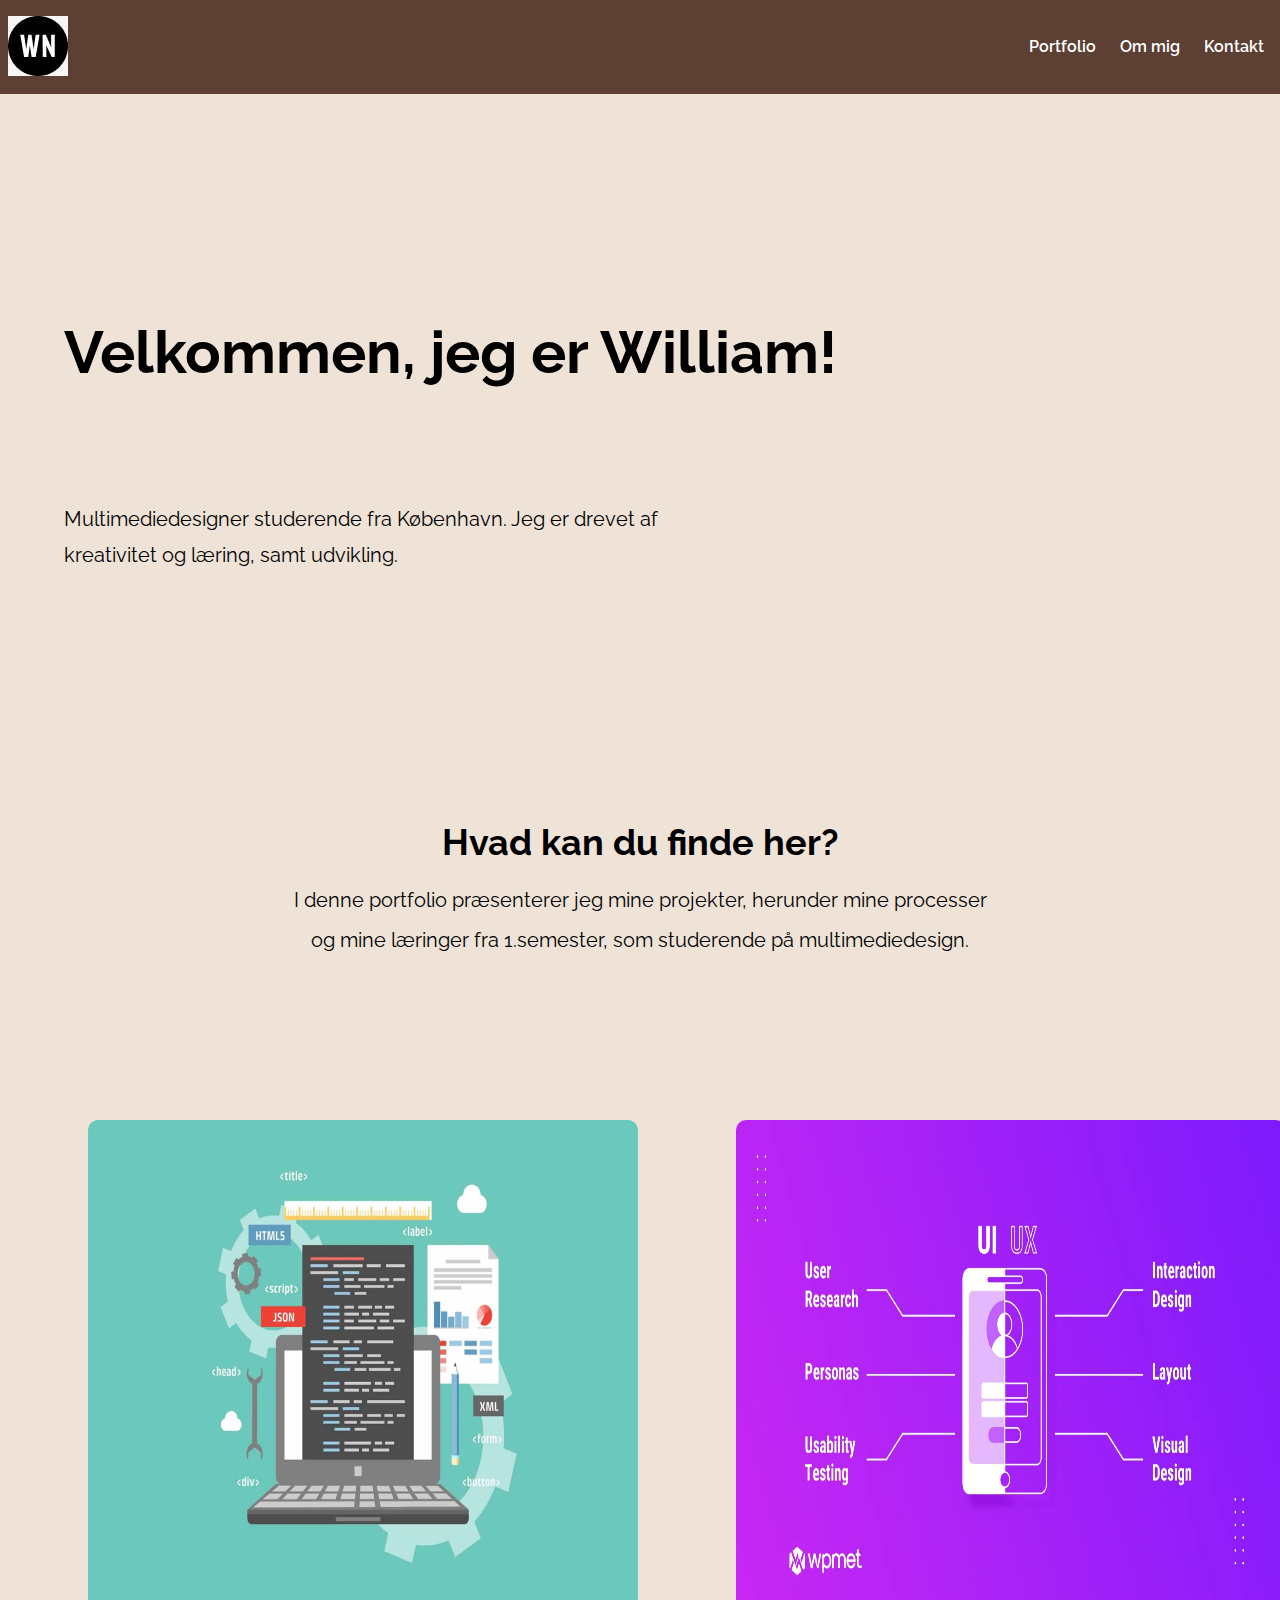
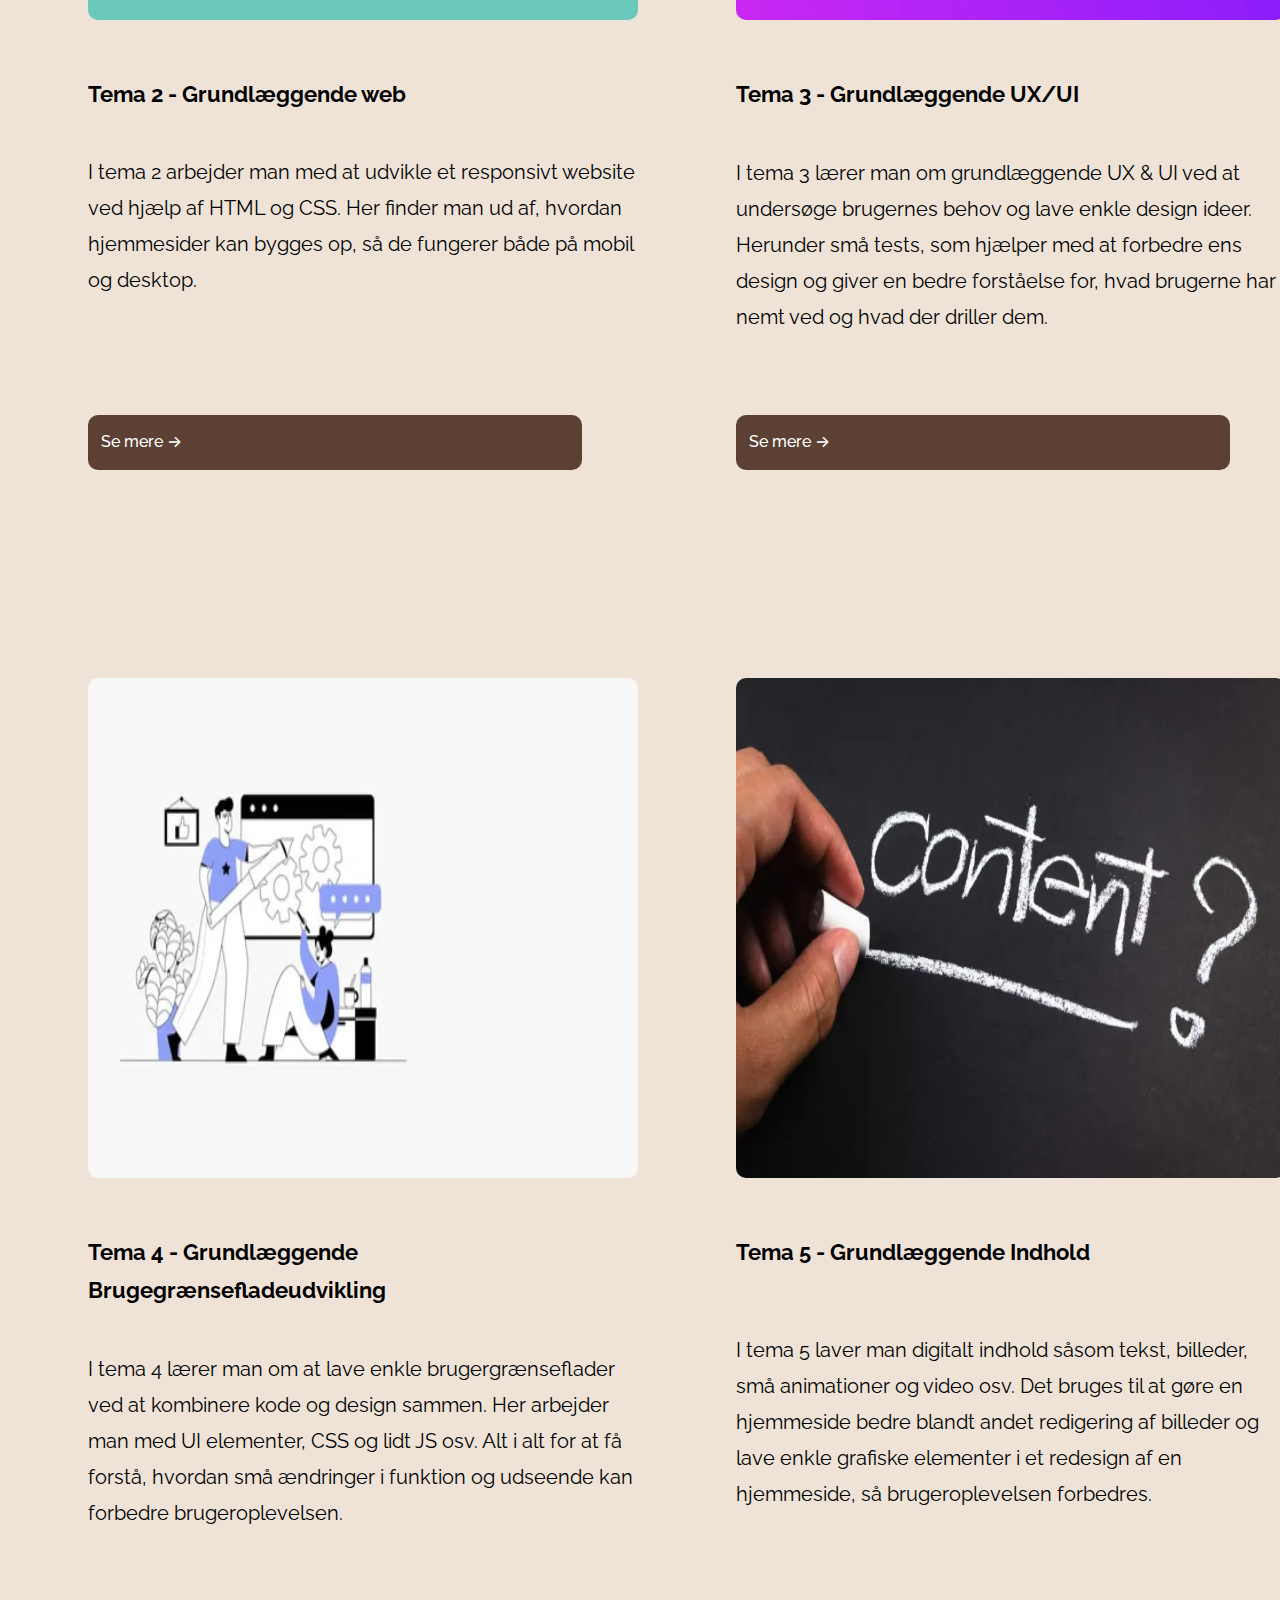
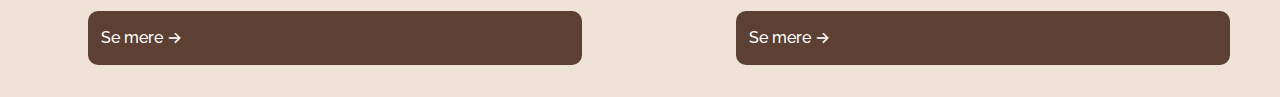
<file: index.html>
<!DOCTYPE html>
<html lang="da">
  <head>
    <title>Forside</title>
    <meta charset="UTF-8" />
    <meta name="viewport" content="width=device-width, initial-scale=1.0" />
    <meta name="robots" content="noindex" />
    <link rel="icon" type="image/x-icon" href="imgs/favicon.svg" />
    <link rel="stylesheet" href="css/index.css" />
    <link rel="stylesheet" href="css/portfolio.css" />
    <link rel="stylesheet" href="css/ommig.css" />
    <link rel="stylesheet" href="css/kontakt.css" />
    <link rel="stylesheet" href="css/temato.css" />
    <link rel="stylesheet" href="css/tematre.css" />
    <link rel="stylesheet" href="css/temafire.css" />
    <link rel="stylesheet" href="css/temafem.css" />
    <link rel="preconnect" href="https://fonts.googleapis.com" />
    <link rel="preconnect" href="https://fonts.gstatic.com" crossorigin />
    <link
      href="https://fonts.googleapis.com/css2?family=Raleway:ital,wght@0,100..900;1,100..900&display=swap"
      rel="stylesheet"
    />
    <link rel="preconnect" href="https://fonts.googleapis.com" />
    <link rel="preconnect" href="https://fonts.gstatic.com" crossorigin />
    <link
      href="https://fonts.googleapis.com/css2?family=Inter:ital,opsz,wght@0,14..32,100..900;1,14..32,100..900&display=swap"
      rel="stylesheet"
    />
  </head>
  <body>
    <header>
      <div class="logo">
        <a href="index.html">
          <img src="imgs/wnlogo.webp" alt="logo" />
        </a>
      </div>
      <nav>
        <ul>
          <li><a href="portfolio.html">Portfolio</a></li>
          <li><a href="ommig.html">Om mig</a></li>
          <li><a href="kontakt.html">Kontakt</a></li>
        </ul>
      </nav>
    </header>
    <main>
      <section class="velkommen">
        <h1>Velkommen, jeg er William!</h1>
        <p>
          Multimediedesigner studerende fra København. Jeg er drevet af
          kreativitet og læring, samt udvikling.
        </p>
      </section>

      <section class="hvadkandu">
        <h2>Hvad kan du finde her?</h2>
        <p>
          I denne portfolio præsenterer jeg mine projekter, herunder mine
          processer og mine læringer fra 1.semester, som studerende på
          multimediedesign.
        </p>
      </section>

      <section class="tematoogtre">
        <article class="temato">
          <img
            src="imgs/grundlaeggendeweb.webp"
            alt="tema-to-tre-fire-fem-billede"
          />
          <h2>Tema 2 - Grundlæggende web</h2>
          <p>
            I tema 2 arbejder man med at udvikle et responsivt website ved hjælp
            af HTML og CSS. Her finder man ud af, hvordan hjemmesider kan bygges
            op, så de fungerer både på mobil og desktop.
          </p>
          <a href="temato.html" class="semerebuttonto">Se mere →</a>
        </article>

        <article class="tematre">
          <img
            src="imgs/grundlaeggendeuxui.webp"
            alt="tema-to-tre-fire-fem-billede"
          />
          <h2>Tema 3 - Grundlæggende UX/UI</h2>
          <p>
            I tema 3 lærer man om grundlæggende UX & UI ved at undersøge
            brugernes behov og lave enkle design ideer. Herunder små tests, som
            hjælper med at forbedre ens design og giver en bedre forståelse for,
            hvad brugerne har nemt ved og hvad der driller dem.
          </p>
          <a href="tematre.html" class="semerebuttontre">Se mere →</a>
        </article>
      </section>

      <section class="temafireogfem">
        <article class="temafire">
          <img
            src="imgs/grundlaeggendebrugergraensefladeudvikling.webp"
            alt="tema-to-tre-fire-fem-billede"
          />
          <h2>Tema 4 - Grundlæggende Brugegrænsefladeudvikling</h2>
          <p>
            I tema 4 lærer man om at lave enkle brugergrænseflader ved at
            kombinere kode og design sammen. Her arbejder man med UI elementer,
            CSS og lidt JS osv. Alt i alt for at få forstå, hvordan små
            ændringer i funktion og udseende kan forbedre brugeroplevelsen.
          </p>
          <a href="temafire.html" class="semerebutton">Se mere →</a>
        </article>

        <article class="temafem">
          <img
            src="imgs/grundlaeggendeindhold.webp"
            alt="tema-to-tre-fire-fem-billede"
          />
          <h2>Tema 5 - Grundlæggende Indhold</h2>
          <p>
            I tema 5 laver man digitalt indhold såsom tekst, billeder, små
            animationer og video osv. Det bruges til at gøre en hjemmeside bedre
            blandt andet redigering af billeder og lave enkle grafiske elementer
            i et redesign af en hjemmeside, så brugeroplevelsen forbedres.
          </p>
          <a href="temafem.html" class="semerebuttonfem">Se mere →</a>
        </article>
      </section>
    </main>
  </body>
</html>
</file>
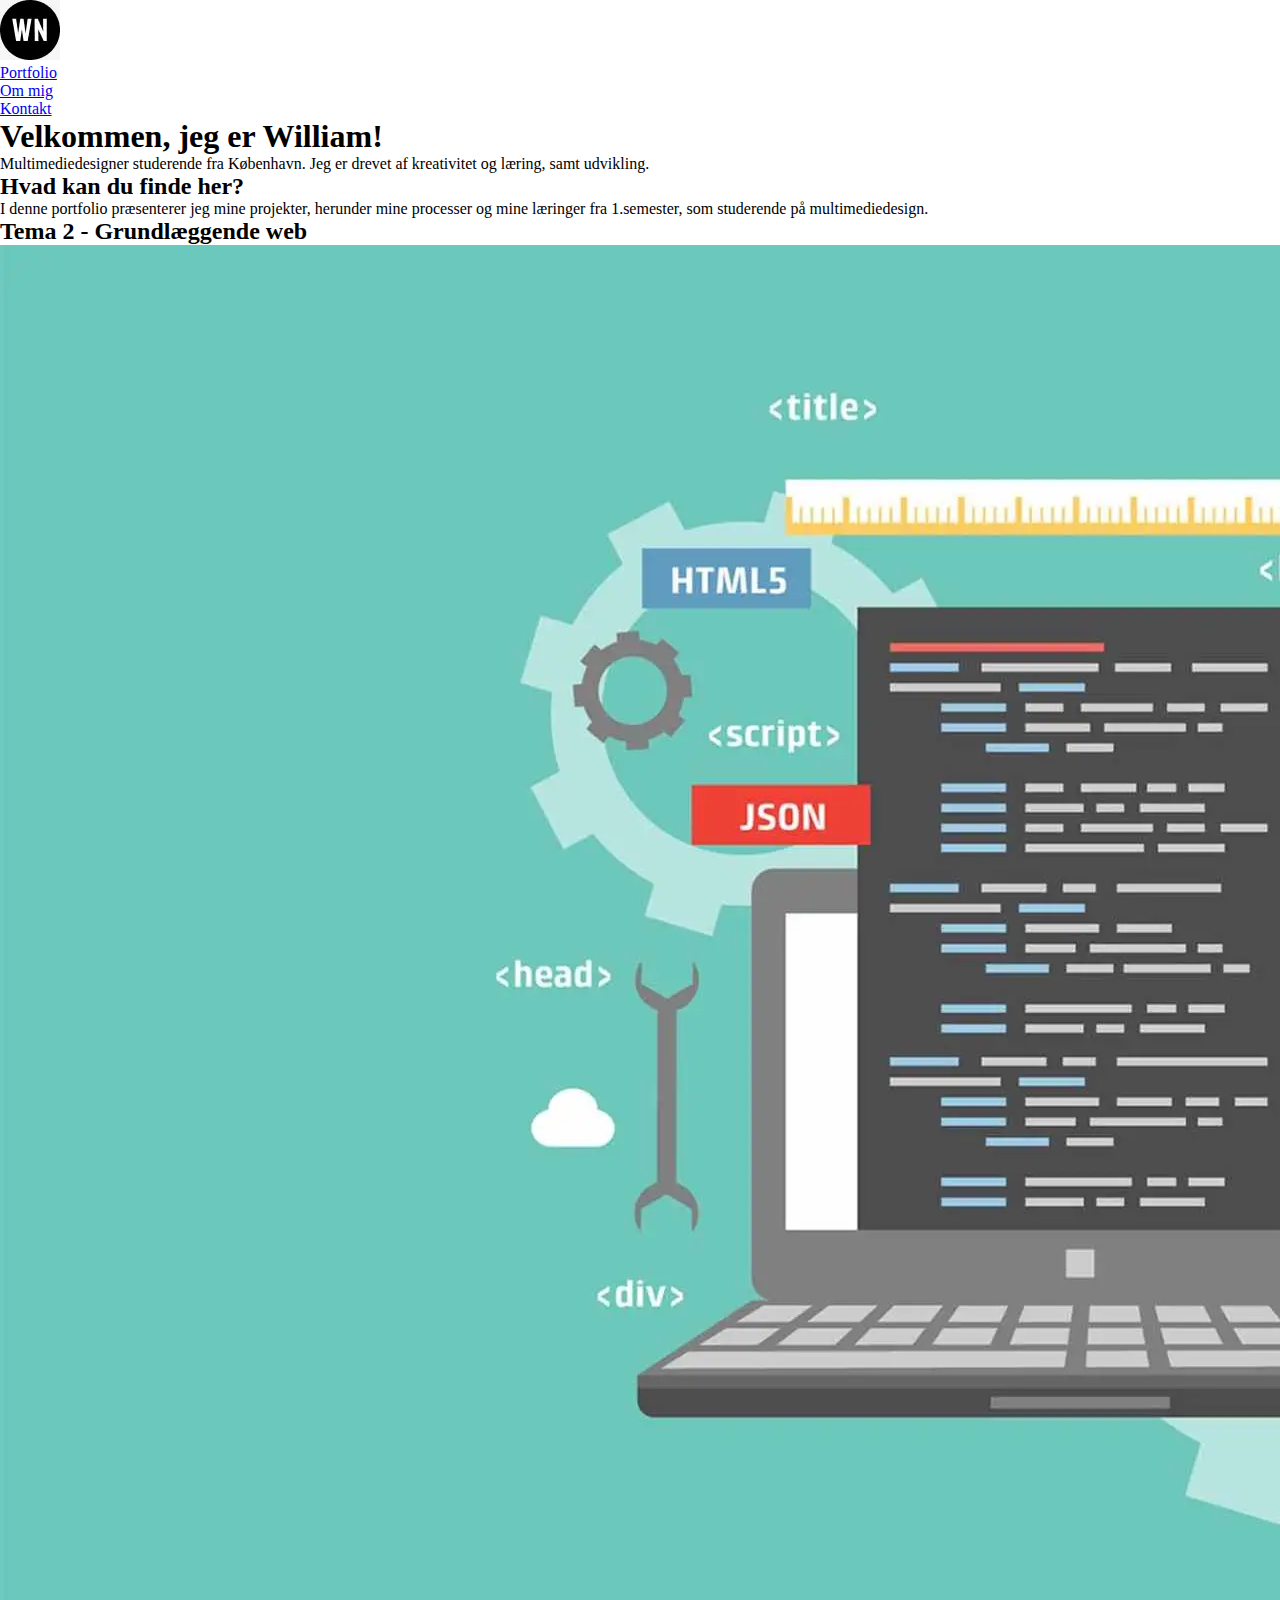
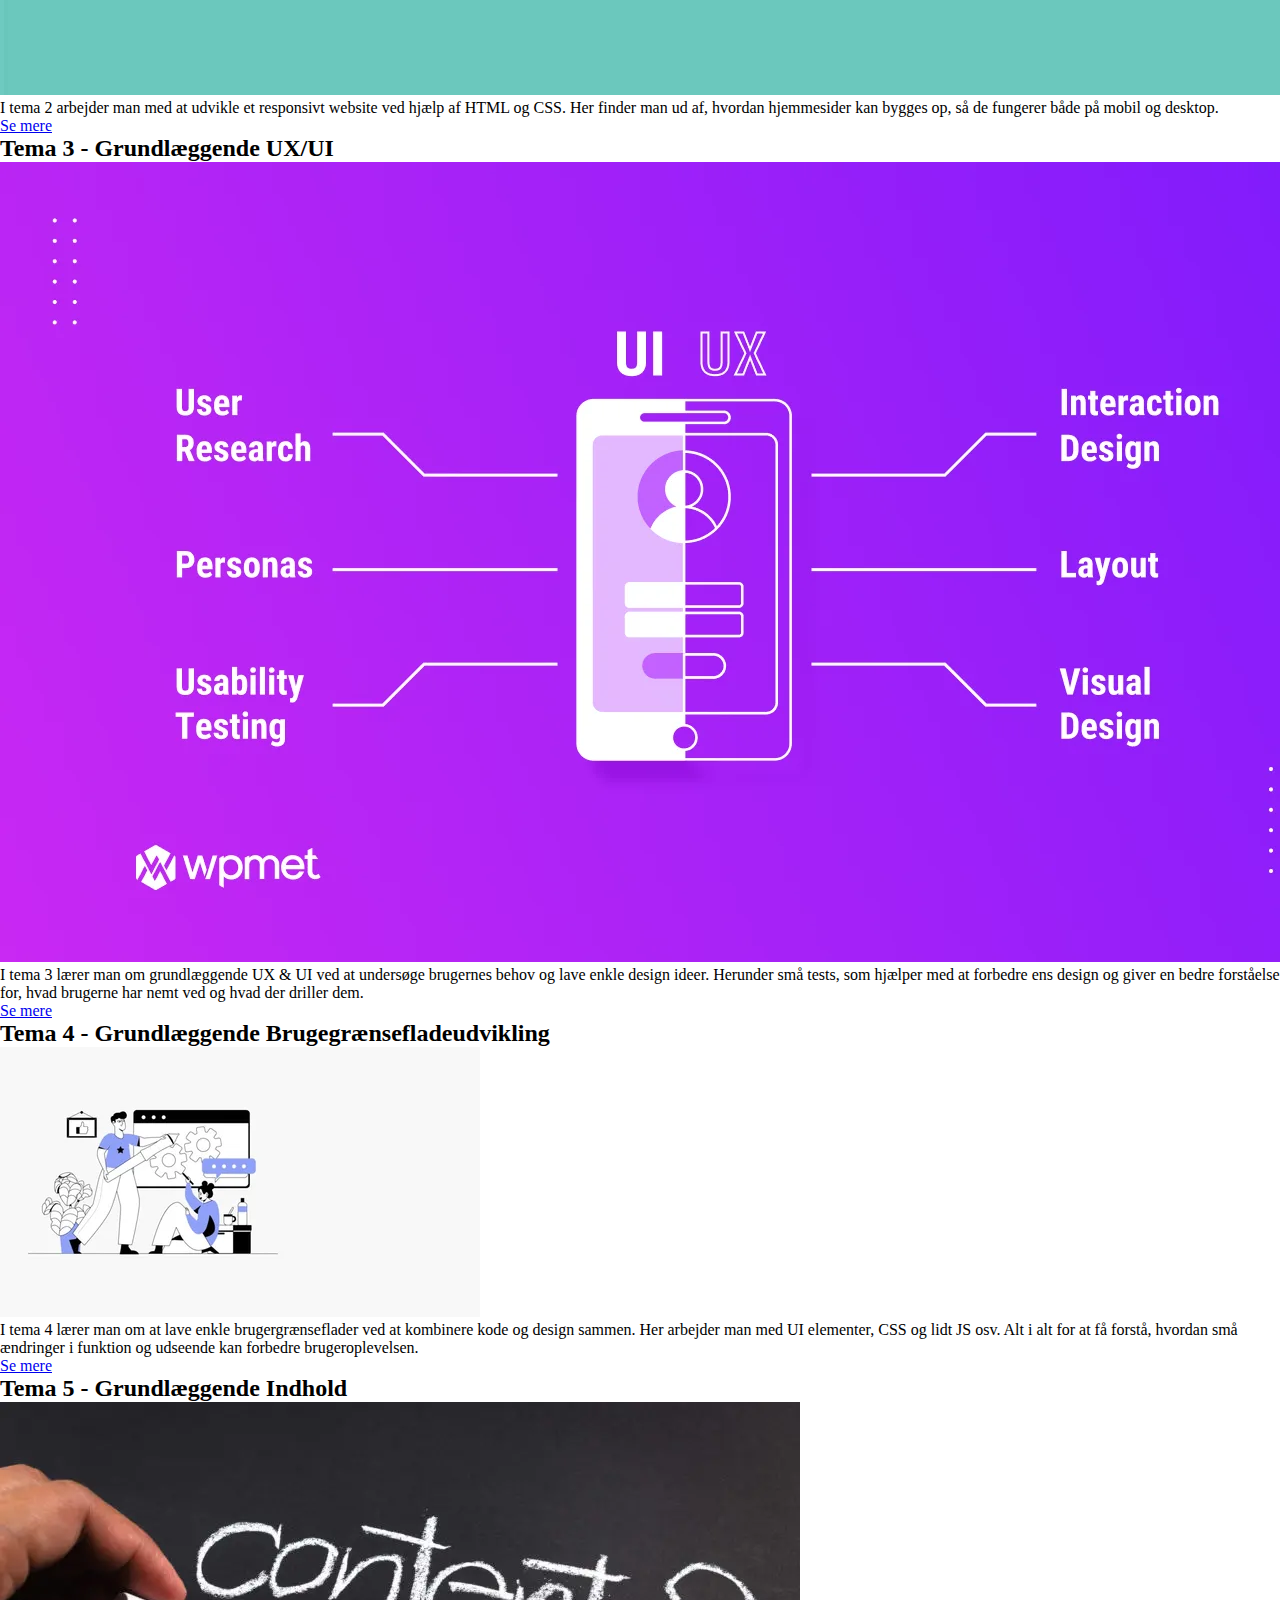
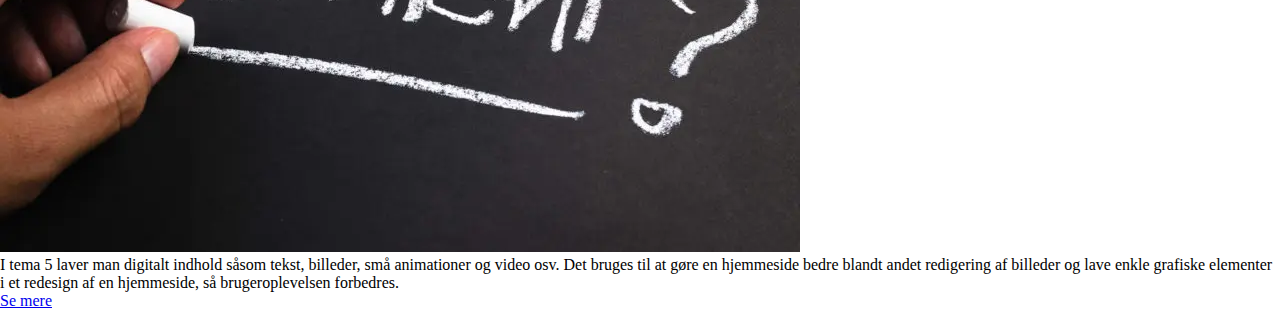
<file: html/index.html>
<!DOCTYPE html>
<html lang="da">
  <head>
    <title>Forside</title>
    <meta charset="UTF-8" />
    <meta name="viewport" content="width=device-width, initial-scale=1.0" />
    <meta name="robots" content="noindex" />
    <link rel="stylesheet" href="css/index.css" />
    <link rel="stylesheet" href="css/portfolio.css" />
    <link rel="stylesheet" href="css/ommig.css" />
    <link rel="stylesheet" href="css/kontakt.css" />
    <link rel="stylesheet" href="css/temato.css" />
    <link rel="stylesheet" href="css/tematre.css" />
    <link rel="stylesheet" href="css/temafire.css" />
    <link rel="stylesheet" href="css/temafem.css" />
    <link rel="preconnect" href="https://fonts.googleapis.com" />
    <link rel="preconnect" href="https://fonts.gstatic.com" crossorigin />
    <link
      href="https://fonts.googleapis.com/css2?family=Raleway:ital,wght@0,100..900;1,100..900&display=swap"
      rel="stylesheet"
    />
    <link rel="preconnect" href="https://fonts.googleapis.com" />
    <link rel="preconnect" href="https://fonts.gstatic.com" crossorigin />
    <link
      href="https://fonts.googleapis.com/css2?family=Inter:ital,opsz,wght@0,14..32,100..900;1,14..32,100..900&display=swap"
      rel="stylesheet"
    />
  </head>
  <body>
    <header>
      <div class="logo">
        <a href="index.html">
          <img src="imgs/wnlogo.webp" alt="logo" />
        </a>
      </div>
      <nav>
        <ul>
          <li><a href="portfolio.html">Portfolio</a></li>
          <li><a href="ommig.html">Om mig</a></li>
          <li><a href="kontakt.html">Kontakt</a></li>
        </ul>
      </nav>
    </header>
    <main>
      <section class="velkommen">
        <h1>Velkommen, jeg er William!</h1>
        <p>
          Multimediedesigner studerende fra København. Jeg er drevet af
          kreativitet og læring, samt udvikling.
        </p>
      </section>

      <section class="hvadkandu">
        <h2>Hvad kan du finde her?</h2>
        <p>
          I denne portfolio præsenterer jeg mine projekter, herunder mine
          processer og mine læringer fra 1.semester, som studerende på
          multimediedesign.
        </p>
      </section>

      <section class="tematoogtre">
        <article class="temato">
          <h2>Tema 2 - Grundlæggende web</h2>
          <img src="imgs/grundlaeggendeweb.webp" alt="tema-to-billede" />
          <p>
            I tema 2 arbejder man med at udvikle et responsivt website ved hjælp
            af HTML og CSS. Her finder man ud af, hvordan hjemmesider kan bygges
            op, så de fungerer både på mobil og desktop.
          </p>
          <a href="temato.html" class="semerebutton">Se mere</a>
        </article>

        <article class="tematre">
          <h2>Tema 3 - Grundlæggende UX/UI</h2>
          <img src="imgs/grundlaeggendeuxui.webp" alt="tema-tre-billede" />
          <p>
            I tema 3 lærer man om grundlæggende UX & UI ved at undersøge
            brugernes behov og lave enkle design ideer. Herunder små tests, som
            hjælper med at forbedre ens design og giver en bedre forståelse for,
            hvad brugerne har nemt ved og hvad der driller dem.
          </p>
          <a href="tematre.html" class="semerebutton">Se mere</a>
        </article>
      </section>

      <section class="temafireogfem">
        <article class="temafire">
          <h2>Tema 4 - Grundlæggende Brugegrænsefladeudvikling</h2>
          <img
            src="imgs/grundlaeggendebrugergraensefladeudvikling.webp"
            alt="tema-fire-billede"
          />
          <p>
            I tema 4 lærer man om at lave enkle brugergrænseflader ved at
            kombinere kode og design sammen. Her arbejder man med UI elementer,
            CSS og lidt JS osv. Alt i alt for at få forstå, hvordan små
            ændringer i funktion og udseende kan forbedre brugeroplevelsen.
          </p>
          <a href="temafire.html" class="semerebutton">Se mere</a>
        </article>

        <article class="temafem">
          <h2>Tema 5 - Grundlæggende Indhold</h2>
          <img src="imgs/grundlaeggendeindhold.webp" alt="tema-fem-billede" />
          <p>
            I tema 5 laver man digitalt indhold såsom tekst, billeder, små
            animationer og video osv. Det bruges til at gøre en hjemmeside bedre
            blandt andet redigering af billeder og lave enkle grafiske elementer
            i et redesign af en hjemmeside, så brugeroplevelsen forbedres.
          </p>
          <a href="temafem.html" class="semerebutton">Se mere</a>
        </article>
      </section>
    </main>
  </body>
</html>
</file>
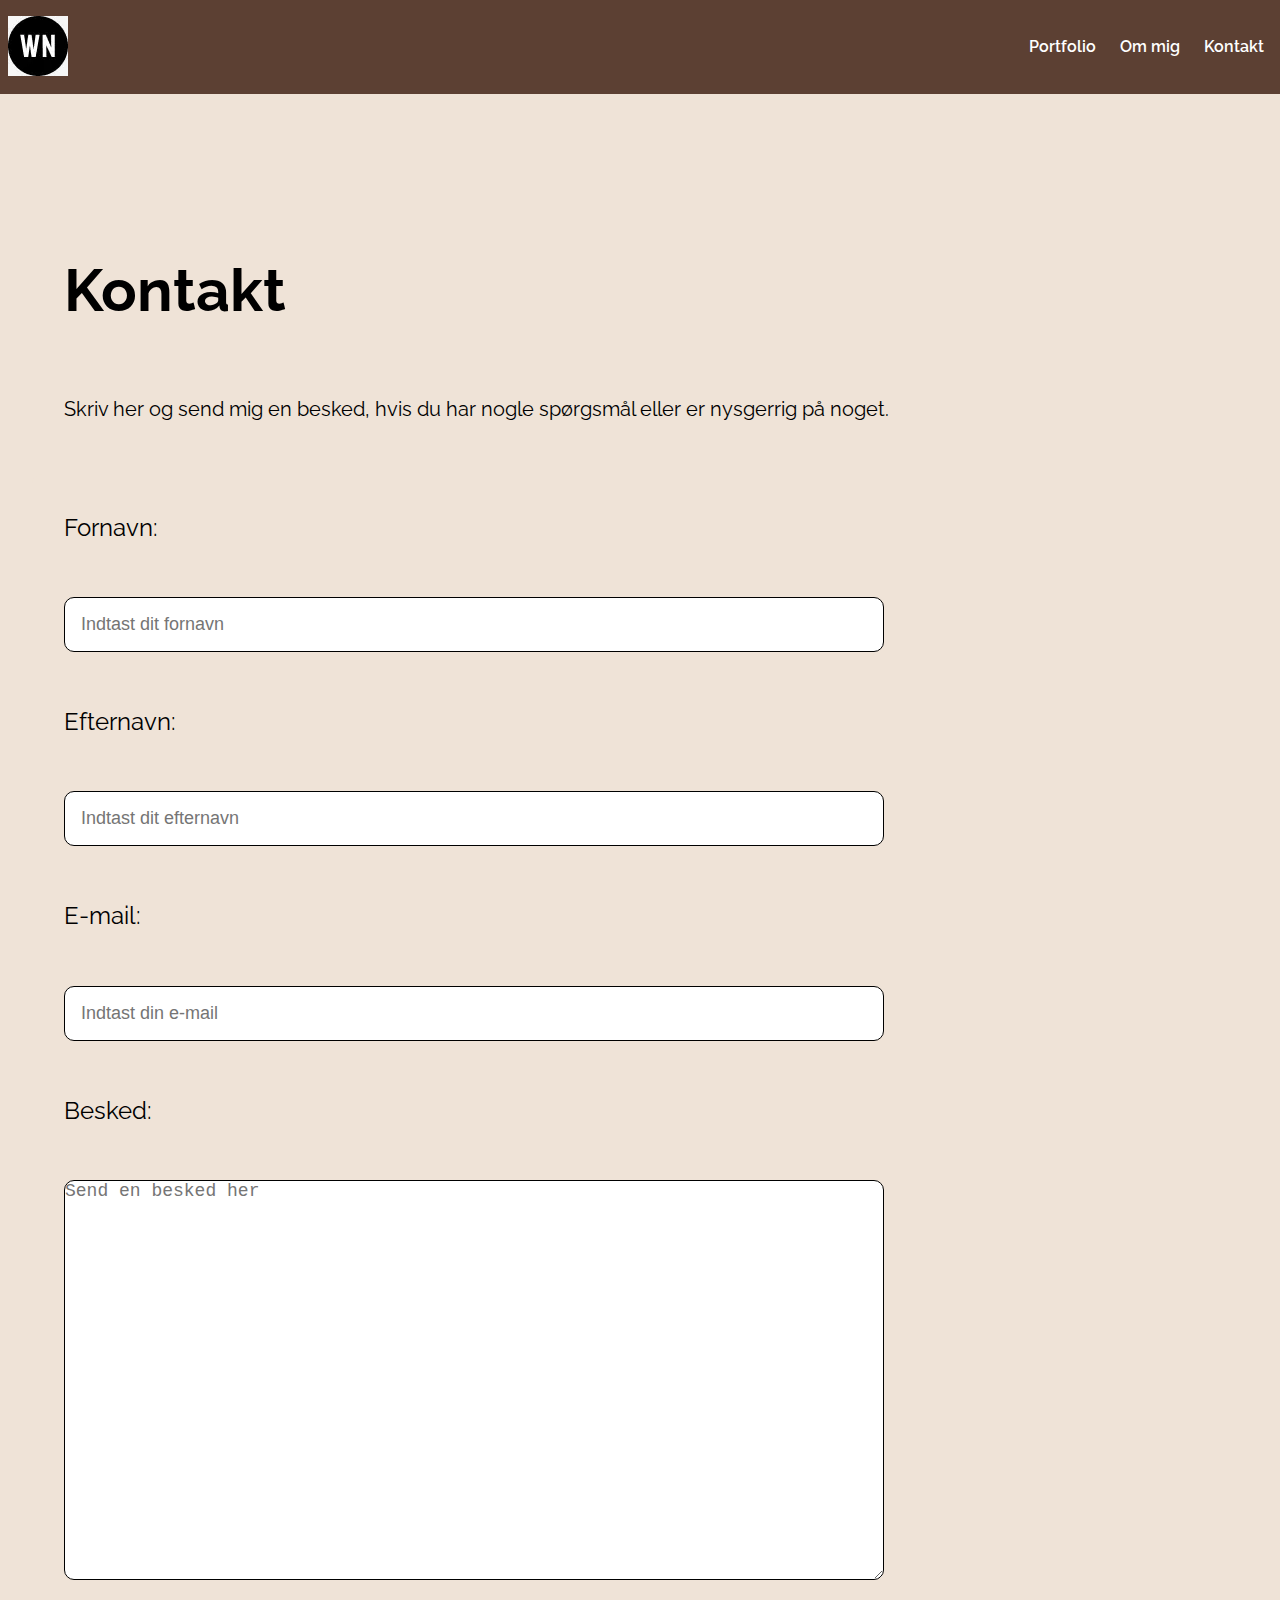
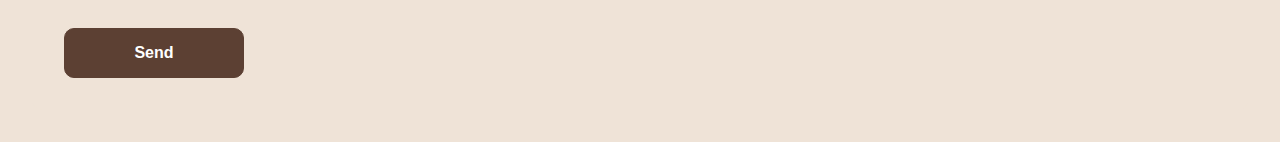
<file: kontakt.html>
<!DOCTYPE html>
<html lang="da">
  <head>
    <title>Kontakt</title>
    <meta charset="UTF-8" />
    <meta name="viewport" content="width=device-width, initial-scale=1.0" />
    <meta name="robots" content="noindex" />
    <link rel="icon" type="image/x-icon" href="imgs/favicon.svg" />
    <link rel="stylesheet" href="css/index.css" />
    <link rel="stylesheet" href="css/portfolio.css" />
    <link rel="stylesheet" href="css/ommig.css" />
    <link rel="stylesheet" href="css/kontakt.css" />
    <link rel="stylesheet" href="css/temato.css" />
    <link rel="stylesheet" href="css/tematre.css" />
    <link rel="stylesheet" href="css/temafire.css" />
    <link rel="stylesheet" href="css/temafem.css" />
    <link rel="preconnect" href="https://fonts.googleapis.com" />
    <link rel="preconnect" href="https://fonts.gstatic.com" crossorigin />
    <link
      href="https://fonts.googleapis.com/css2?family=Raleway:ital,wght@0,100..900;1,100..900&display=swap"
      rel="stylesheet"
    />
    <link rel="preconnect" href="https://fonts.googleapis.com" />
    <link rel="preconnect" href="https://fonts.gstatic.com" crossorigin />
    <link
      href="https://fonts.googleapis.com/css2?family=Inter:ital,opsz,wght@0,14..32,100..900;1,14..32,100..900&display=swap"
      rel="stylesheet"
    />
  </head>
  <body>
    <header>
      <div class="logo">
        <a href="index.html">
          <img src="imgs/wnlogo.webp" alt="logo" />
        </a>
      </div>
      <nav>
        <ul>
          <li><a href="portfolio.html">Portfolio</a></li>
          <li><a href="ommig.html">Om mig</a></li>
          <li><a href="kontakt.html">Kontakt</a></li>
        </ul>
      </nav>
    </header>
    <main>
      <h1>Kontakt</h1>
      <section id="form-section">
        <article id="form-info">
          <p>
            Skriv her og send mig en besked, hvis du har nogle spørgsmål eller
            er nysgerrig på noget.
          </p>
        </article>

        <form id="webform" aria-label="Kontakt formular">
          <fieldset>
            <div class="form-group">
              <label>Fornavn:</label>
              <input
                type="text"
                id="fornavn"
                placeholder="Indtast dit fornavn"
                name="fornavn"
                minlength="2"
                required
                aria-describedby="fornavn-input"
              />

              <p id="fornavn-input" class="error-message" hidden>
                Input skal udfyldes
              </p>

              <label>Efternavn:</label>
              <input
                type="text"
                id="efternavn"
                placeholder="Indtast dit efternavn"
                name="efternavn"
                minlength="2"
                required
                aria-describedby="efternavn-input"
              />

              <p id="efternavn-input" class="error-message" hidden>
                Input skal udfyldes
              </p>

              <label>E-mail:</label>
              <input
                type="email"
                id="email"
                placeholder="Indtast din e-mail"
                name="email"
                minlength="2"
                required
                aria-describedby="email-input"
              />

              <p id="email-input" class="error-message" hidden>
                Input skal udfyldes
              </p>

              <label>Besked:</label>
              <textarea
                id="besked"
                placeholder="Send en besked her"
                name="besked"
                minlength="2"
                required
                aria-describedby="besked-input"
              ></textarea>

              <p id="besked-input" class="error-message" hidden>
                Input skal udfyldes
              </p>
            </div>
          </fieldset>

          <button id="button" type="submit">Send</button>
        </form>
      </section>
    </main>
    <script src="kontakt.js"></script>
  </body>
</html>
</file>
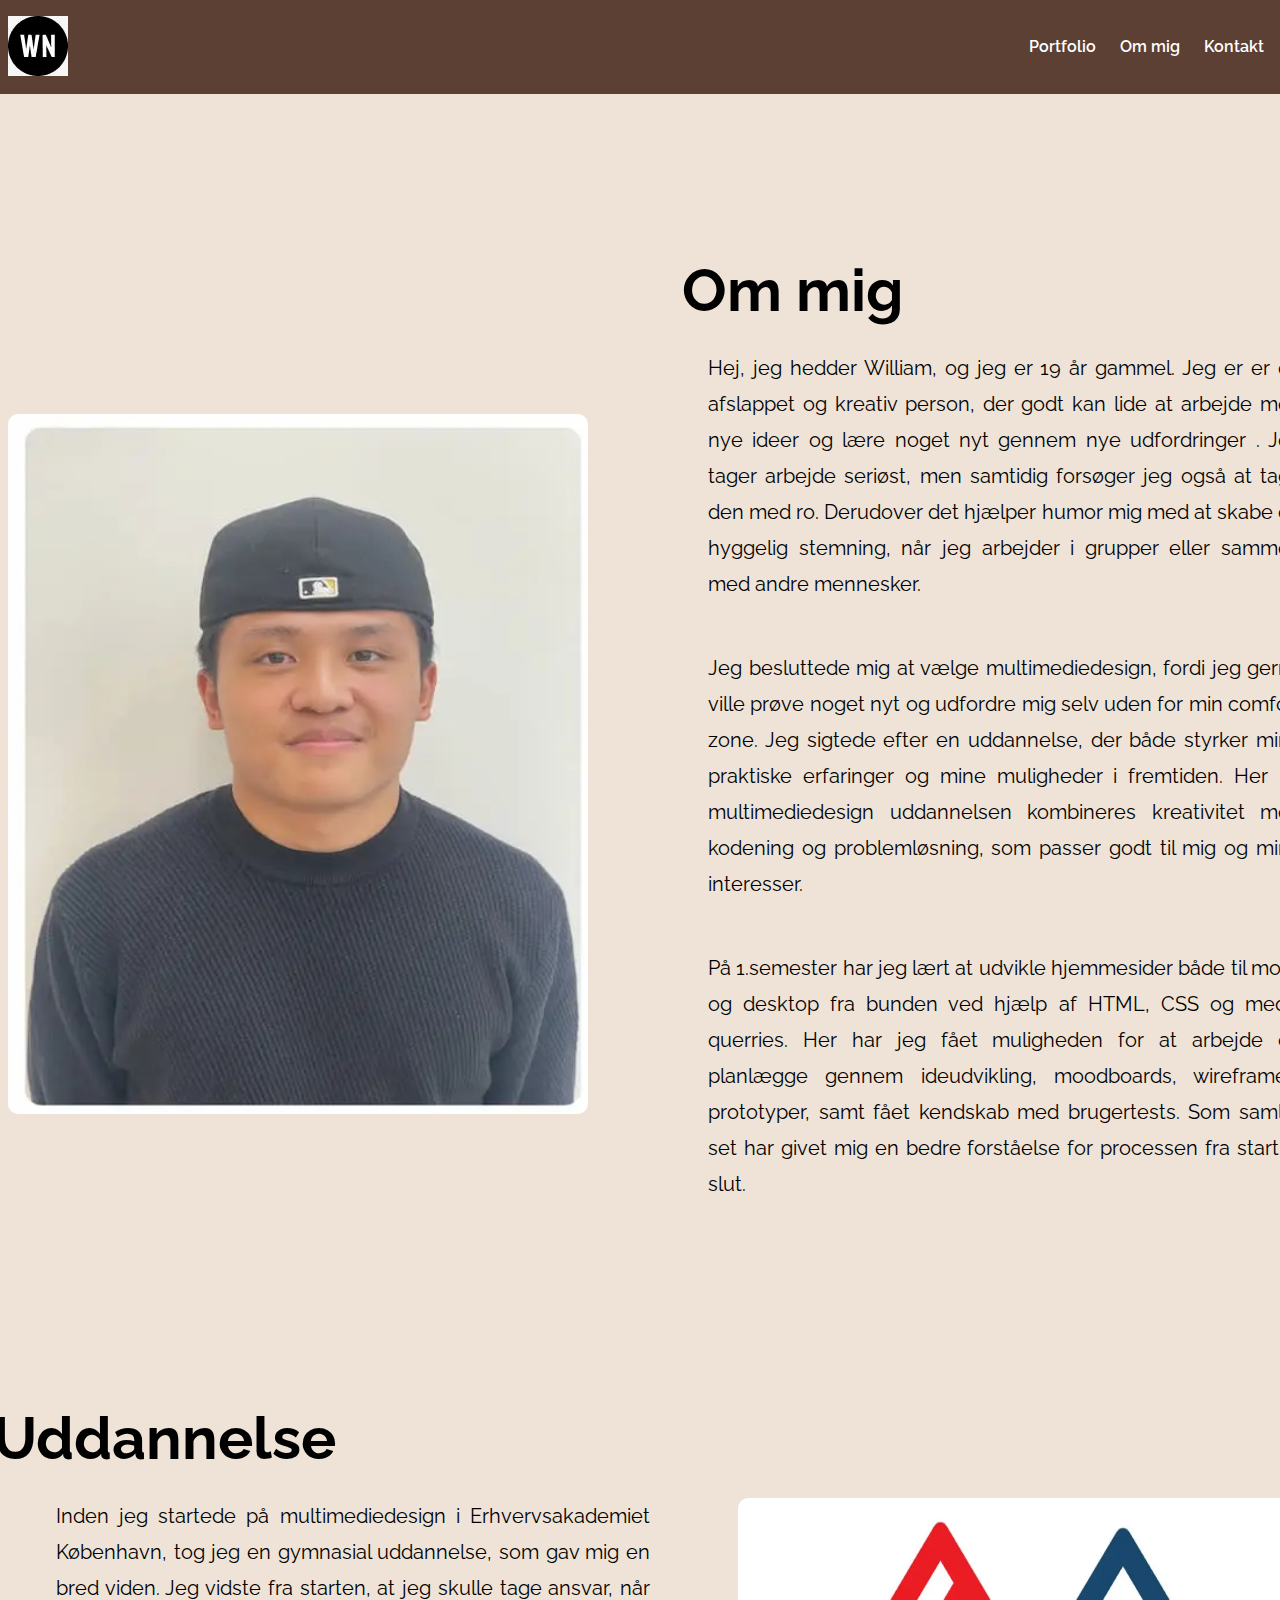
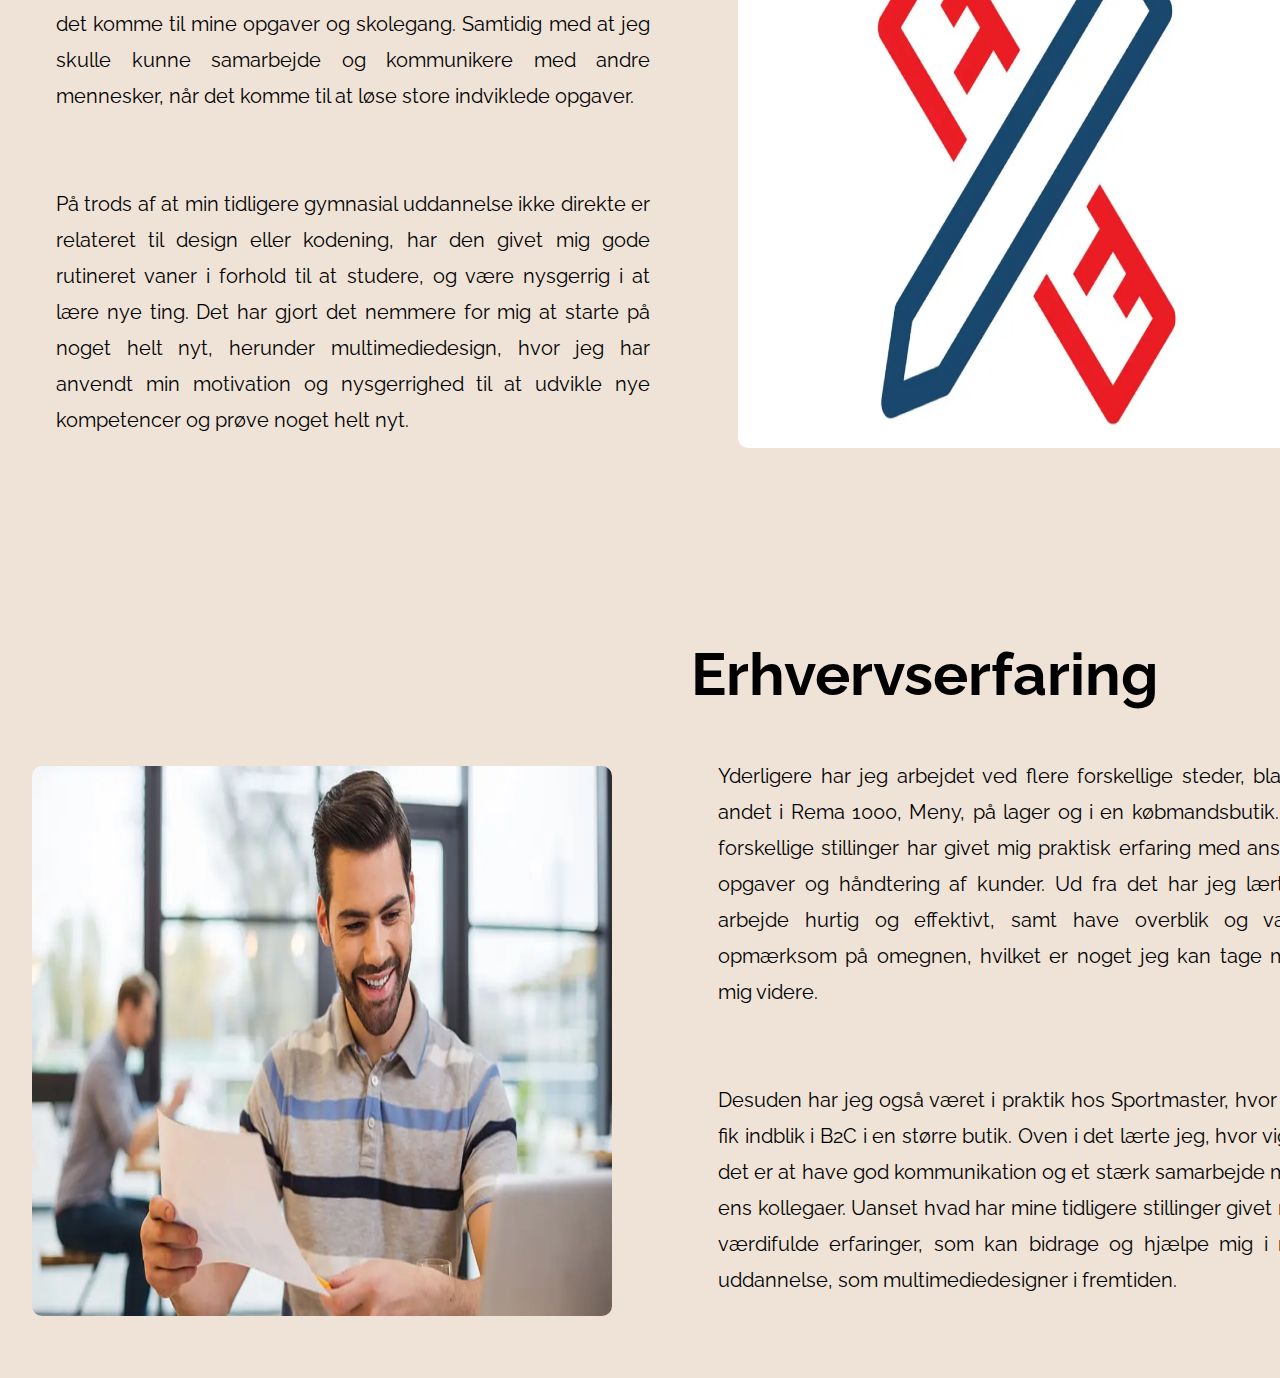
<file: ommig.html>
<!DOCTYPE html>
<html lang="da">
  <head>
    <title>Om mig</title>
    <meta charset="UTF-8" />
    <meta name="viewport" content="width=device-width, initial-scale=1.0" />
    <meta name="robots" content="noindex" />
    <link rel="icon" type="image/x-icon" href="imgs/favicon.svg" />
    <link rel="stylesheet" href="css/index.css" />
    <link rel="stylesheet" href="css/portfolio.css" />
    <link rel="stylesheet" href="css/ommig.css" />
    <link rel="stylesheet" href="css/kontakt.css" />
    <link rel="stylesheet" href="css/temato.css" />
    <link rel="stylesheet" href="css/tematre.css" />
    <link rel="stylesheet" href="css/temafire.css" />
    <link rel="stylesheet" href="css/temafem.css" />
    <link rel="preconnect" href="https://fonts.googleapis.com" />
    <link rel="preconnect" href="https://fonts.gstatic.com" crossorigin />
    <link
      href="https://fonts.googleapis.com/css2?family=Raleway:ital,wght@0,100..900;1,100..900&display=swap"
      rel="stylesheet"
    />
    <link rel="preconnect" href="https://fonts.googleapis.com" />
    <link rel="preconnect" href="https://fonts.gstatic.com" crossorigin />
    <link
      href="https://fonts.googleapis.com/css2?family=Inter:ital,opsz,wght@0,14..32,100..900;1,14..32,100..900&display=swap"
      rel="stylesheet"
    />
  </head>
  <body>
    <header>
      <div class="logo">
        <a href="index.html">
          <img src="imgs/wnlogo.webp" alt="logo" />
        </a>
      </div>
      <nav>
        <ul>
          <li><a href="portfolio.html">Portfolio</a></li>
          <li><a href="ommig.html">Om mig</a></li>
          <li><a href="kontakt.html">Kontakt</a></li>
        </ul>
      </nav>
    </header>
    <main>
      <section class="ommig">
        <h1>Om mig</h1>
        <div class="ommig-indhold">
          <img src="imgs/william.webp" alt="williambillede" />
          <p>
            Hej, jeg hedder William, og jeg er 19 år gammel. Jeg er er en
            afslappet og kreativ person, der godt kan lide at arbejde med nye
            ideer og lære noget nyt gennem nye udfordringer . Jeg tager arbejde
            seriøst, men samtidig forsøger jeg også at tage den med ro.
            Derudover det hjælper humor mig med at skabe en hyggelig stemning,
            når jeg arbejder i grupper eller sammen med andre mennesker.
          </p>

          <p>
            Jeg besluttede mig at vælge multimediedesign, fordi jeg gerne ville
            prøve noget nyt og udfordre mig selv uden for min comfort zone. Jeg
            sigtede efter en uddannelse, der både styrker mine praktiske
            erfaringer og mine muligheder i fremtiden. Her på multimediedesign
            uddannelsen kombineres kreativitet med kodening og problemløsning,
            som passer godt til mig og mine interesser.
          </p>

          <p>
            På 1.semester har jeg lært at udvikle hjemmesider både til mobil og
            desktop fra bunden ved hjælp af HTML, CSS og media querries. Her har
            jeg fået muligheden for at arbejde og planlægge gennem ideudvikling,
            moodboards, wireframes, prototyper, samt fået kendskab med
            brugertests. Som samlet set har givet mig en bedre forståelse for
            processen fra start til slut.
          </p>
        </div>
      </section>

      <section class="uddannelse">
        <h1>Uddannelse</h1>
        <div class="uddannelse-indhold">
          <img src="imgs/Uddannelse.webp" alt="uddannelsefoto" />
          <p>
            Inden jeg startede på multimediedesign i Erhvervsakademiet
            København, tog jeg en gymnasial uddannelse, som gav mig en bred
            viden. Jeg vidste fra starten, at jeg skulle tage ansvar, når det
            komme til mine opgaver og skolegang. Samtidig med at jeg skulle
            kunne samarbejde og kommunikere med andre mennesker, når det komme
            til at løse store indviklede opgaver.
          </p>

          <p>
            På trods af at min tidligere gymnasial uddannelse ikke direkte er
            relateret til design eller kodening, har den givet mig gode
            rutineret vaner i forhold til at studere, og være nysgerrig i at
            lære nye ting. Det har gjort det nemmere for mig at starte på noget
            helt nyt, herunder multimediedesign, hvor jeg har anvendt min
            motivation og nysgerrighed til at udvikle nye kompetencer og prøve
            noget helt nyt.
          </p>
        </div>
      </section>

      <section class="erhvervserfaring">
        <h1>Erhvervserfaring</h1>
        <div class="erhvervserfaring-indhold">
          <img src="imgs/erhvervserfaring.webp" alt="mandudannelse" />
          <p>
            Yderligere har jeg arbejdet ved flere forskellige steder, blandt
            andet i Rema 1000, Meny, på lager og i en købmandsbutik. De
            forskellige stillinger har givet mig praktisk erfaring med ansvar,
            opgaver og håndtering af kunder. Ud fra det har jeg lært at arbejde
            hurtig og effektivt, samt have overblik og være opmærksom på
            omegnen, hvilket er noget jeg kan tage med mig videre.
          </p>

          <p>
            Desuden har jeg også været i praktik hos Sportmaster, hvor jeg fik
            indblik i B2C i en større butik. Oven i det lærte jeg, hvor vigtig
            det er at have god kommunikation og et stærk samarbejde med ens
            kollegaer. Uanset hvad har mine tidligere stillinger givet mig
            værdifulde erfaringer, som kan bidrage og hjælpe mig i min
            uddannelse, som multimediedesigner i fremtiden.
          </p>
        </div>
      </section>
    </main>
  </body>
</html>
</file>
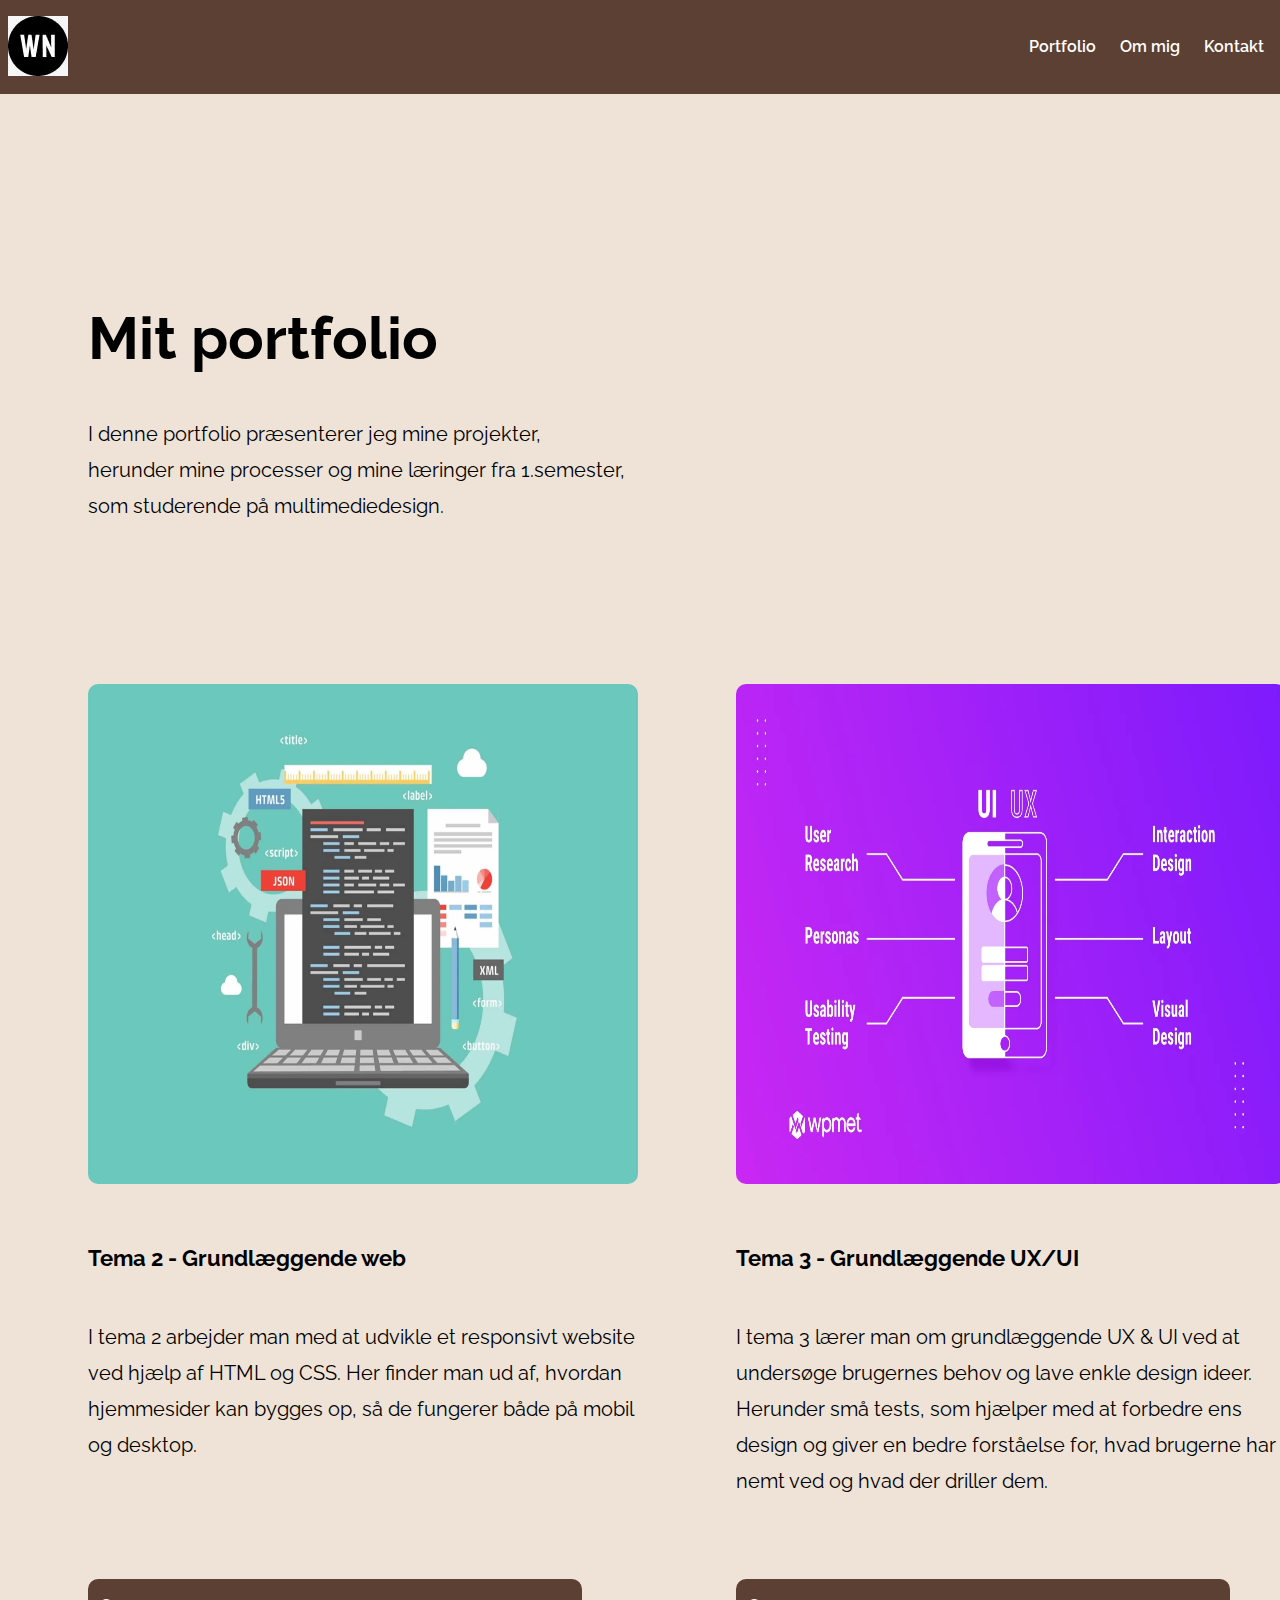
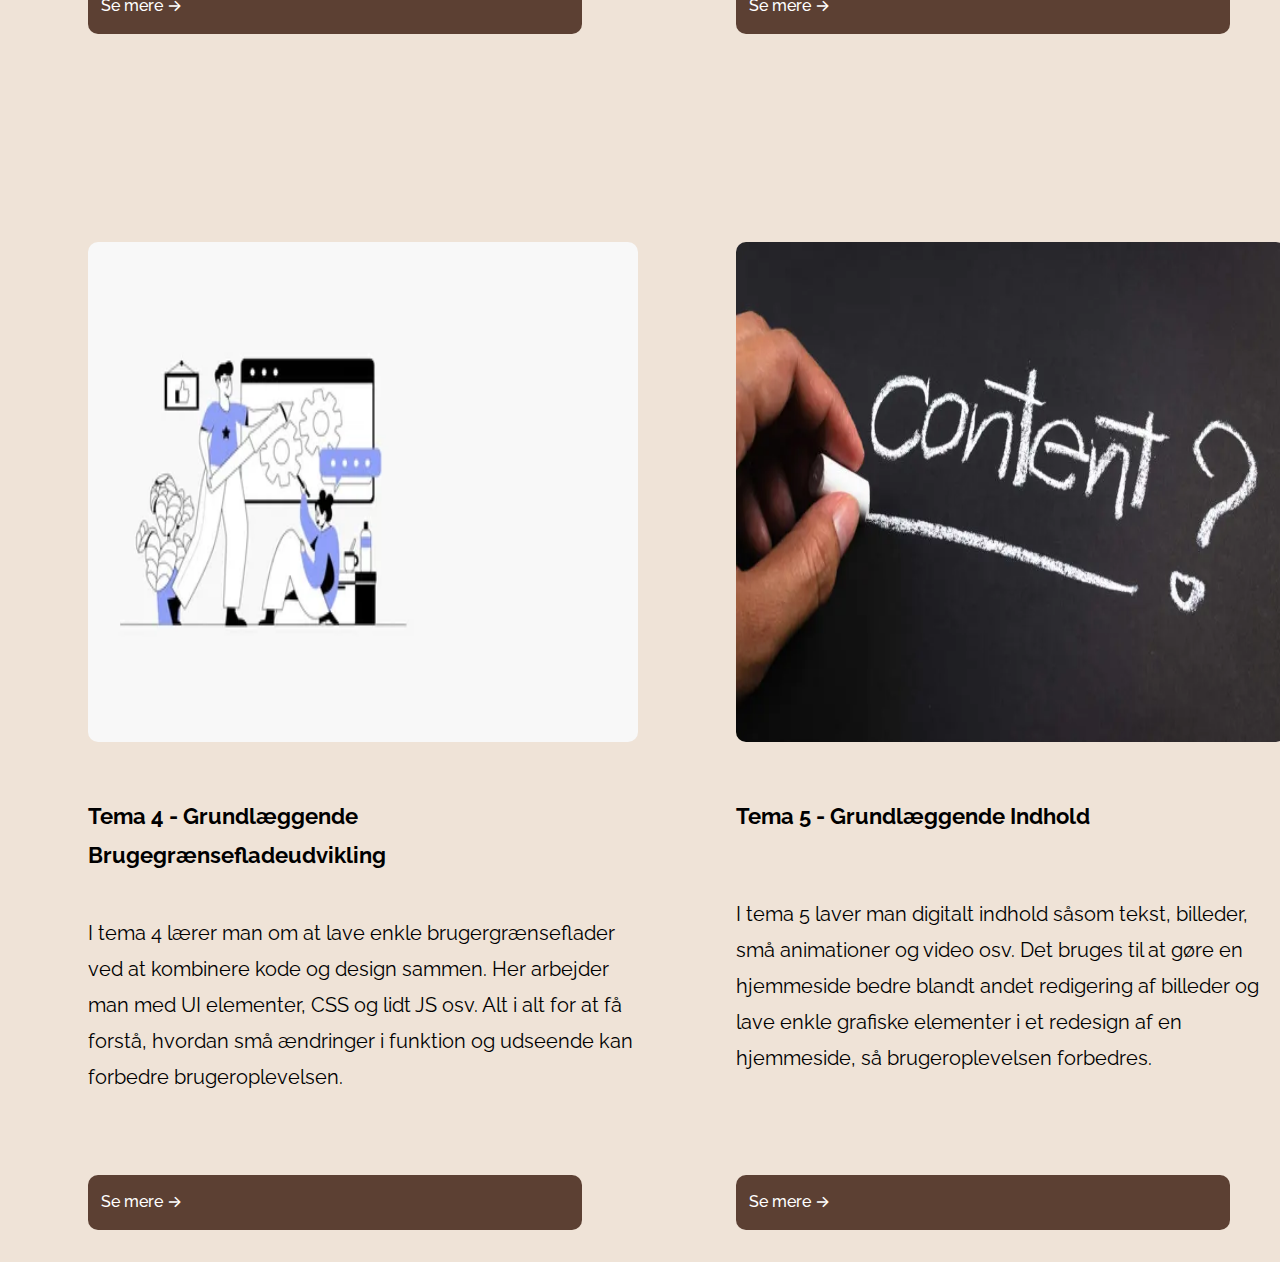
<file: portfolio.html>
<!DOCTYPE html>
<html lang="da">
  <head>
    <title>Portfolio</title>
    <meta charset="UTF-8" />
    <meta name="viewport" content="width=device-width, initial-scale=1.0" />
    <meta name="robots" content="noindex" />
    <link rel="icon" type="image/x-icon" href="imgs/favicon.svg" />
    <link rel="stylesheet" href="css/index.css" />
    <link rel="stylesheet" href="css/portfolio.css" />
    <link rel="stylesheet" href="css/ommig.css" />
    <link rel="stylesheet" href="css/kontakt.css" />
    <link rel="stylesheet" href="css/temato.css" />
    <link rel="stylesheet" href="css/tematre.css" />
    <link rel="stylesheet" href="css/temafire.css" />
    <link rel="stylesheet" href="css/temafem.css" />
    <link rel="preconnect" href="https://fonts.googleapis.com" />
    <link rel="preconnect" href="https://fonts.gstatic.com" crossorigin />
    <link
      href="https://fonts.googleapis.com/css2?family=Raleway:ital,wght@0,100..900;1,100..900&display=swap"
      rel="stylesheet"
    />
    <link rel="preconnect" href="https://fonts.googleapis.com" />
    <link rel="preconnect" href="https://fonts.gstatic.com" crossorigin />
    <link
      href="https://fonts.googleapis.com/css2?family=Inter:ital,opsz,wght@0,14..32,100..900;1,14..32,100..900&display=swap"
      rel="stylesheet"
    />
  </head>
  <body>
    <header>
      <div class="logo">
        <a href="index.html">
          <img src="imgs/wnlogo.webp" alt="logo" />
        </a>
      </div>
      <nav>
        <ul>
          <li><a href="portfolio.html">Portfolio</a></li>
          <li><a href="ommig.html">Om mig</a></li>
          <li><a href="kontakt.html">Kontakt</a></li>
        </ul>
      </nav>
    </header>
    <main>
      <section class="headerportfolio">
        <h1>Mit portfolio</h1>
        <p>
          I denne portfolio præsenterer jeg mine projekter, herunder mine
          processer og mine læringer fra 1.semester, som studerende på
          multimediedesign.
        </p>
      </section>

      <section class="tematoogtre">
        <article class="temato">
          <img
            src="imgs/grundlaeggendeweb.webp"
            alt="tema-to-tre-fire-fem-billede"
          />
          <h2>Tema 2 - Grundlæggende web</h2>
          <p>
            I tema 2 arbejder man med at udvikle et responsivt website ved hjælp
            af HTML og CSS. Her finder man ud af, hvordan hjemmesider kan bygges
            op, så de fungerer både på mobil og desktop.
          </p>
          <a href="temato.html" class="semerebuttonto">Se mere →</a>
        </article>

        <article class="tematre">
          <img
            src="imgs/grundlaeggendeuxui.webp"
            alt="tema-to-tre-fire-fem-billede"
          />
          <h2>Tema 3 - Grundlæggende UX/UI</h2>
          <p>
            I tema 3 lærer man om grundlæggende UX & UI ved at undersøge
            brugernes behov og lave enkle design ideer. Herunder små tests, som
            hjælper med at forbedre ens design og giver en bedre forståelse for,
            hvad brugerne har nemt ved og hvad der driller dem.
          </p>
          <a href="tematre.html" class="semerebuttontre">Se mere →</a>
        </article>
      </section>

      <section class="temafireogfem">
        <article class="temafire">
          <img
            src="imgs/grundlaeggendebrugergraensefladeudvikling.webp"
            alt="tema-to-tre-fire-fem-billede"
          />
          <h2>Tema 4 - Grundlæggende Brugegrænsefladeudvikling</h2>
          <p>
            I tema 4 lærer man om at lave enkle brugergrænseflader ved at
            kombinere kode og design sammen. Her arbejder man med UI elementer,
            CSS og lidt JS osv. Alt i alt for at få forstå, hvordan små
            ændringer i funktion og udseende kan forbedre brugeroplevelsen.
          </p>
          <a href="temafire.html" class="semerebutton">Se mere →</a>
        </article>

        <article class="temafem">
          <img
            src="imgs/grundlaeggendeindhold.webp"
            alt="tema-to-tre-fire-fem-billede"
          />
          <h2>Tema 5 - Grundlæggende Indhold</h2>
          <p>
            I tema 5 laver man digitalt indhold såsom tekst, billeder, små
            animationer og video osv. Det bruges til at gøre en hjemmeside bedre
            blandt andet redigering af billeder og lave enkle grafiske elementer
            i et redesign af en hjemmeside, så brugeroplevelsen forbedres.
          </p>
          <a href="temafem.html" class="semerebuttonfem">Se mere →</a>
        </article>
      </section>
    </main>
  </body>
</html>
</file>
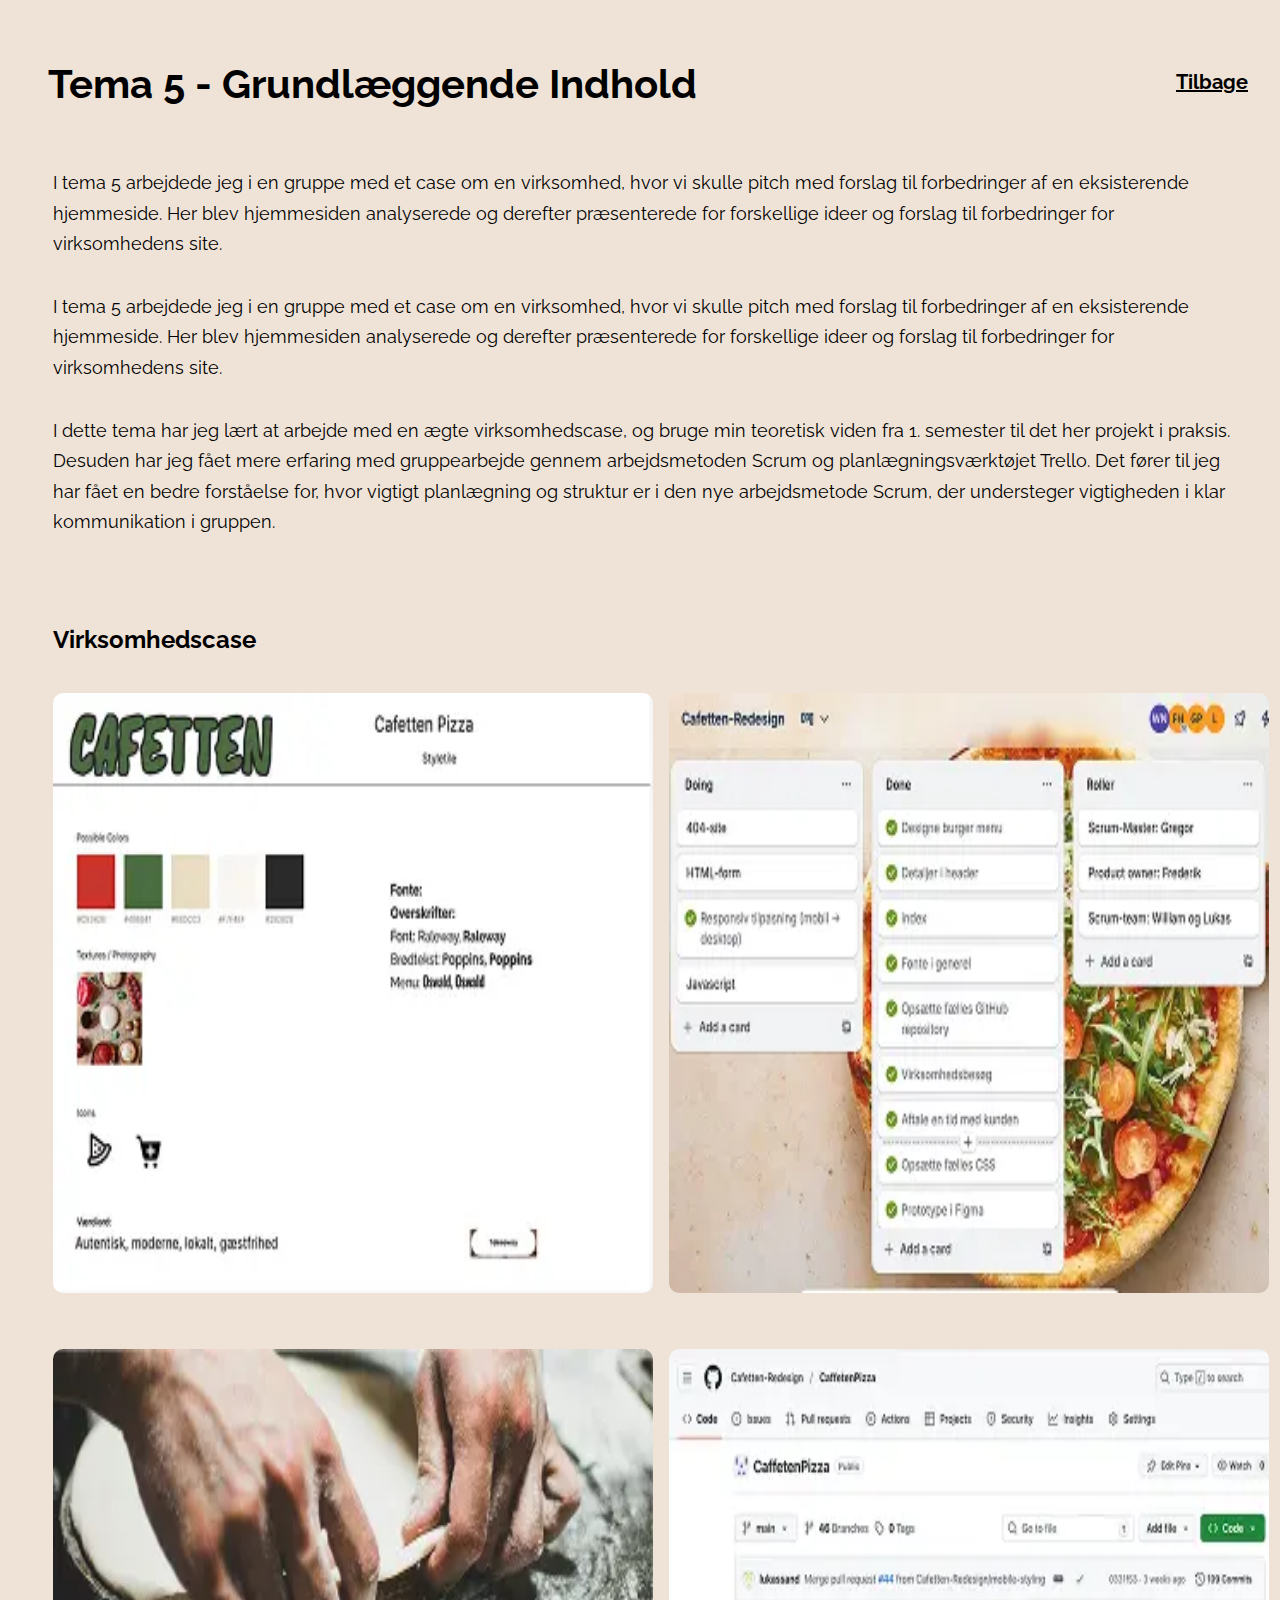
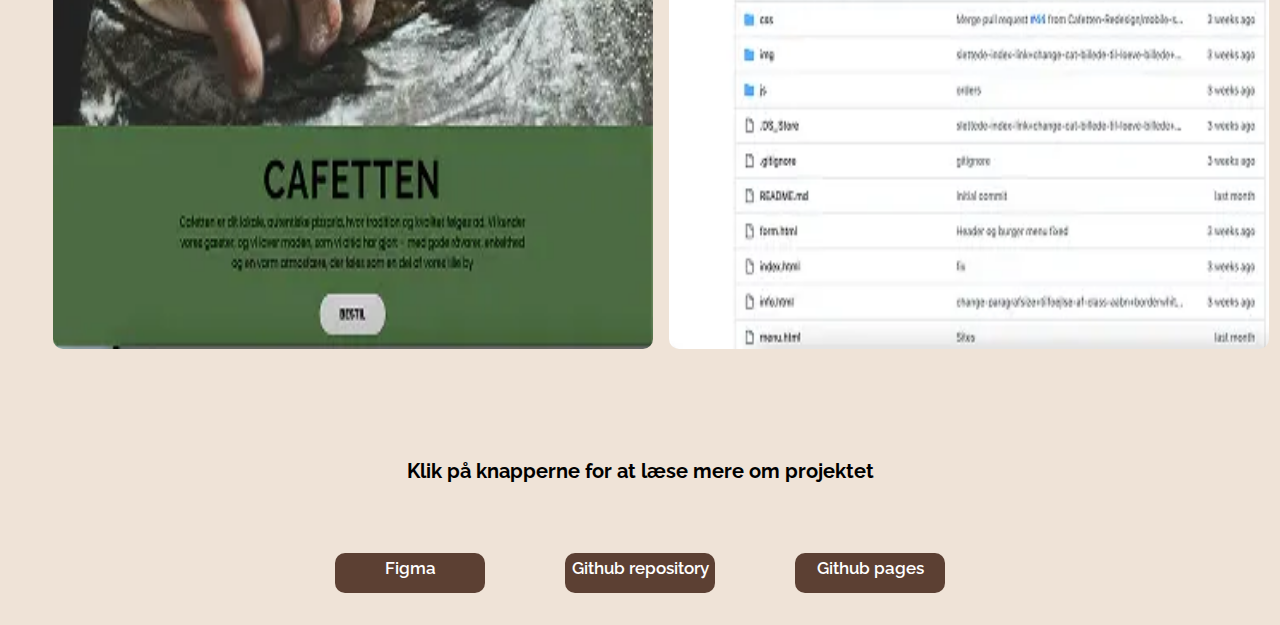
<file: temafem.html>
<!DOCTYPE html>
<html lang="da">
  <head>
    <title>Tema 5</title>
    <meta charset="UTF-8" />
    <meta name="viewport" content="width=device-width, initial-scale=1.0" />
    <meta name="robots" content="noindex" />
    <link rel="stylesheet" href="css/index.css" />
    <link rel="stylesheet" href="css/portfolio.css" />
    <link rel="stylesheet" href="css/ommig.css" />
    <link rel="stylesheet" href="css/kontakt.css" />
    <link rel="stylesheet" href="css/temato.css" />
    <link rel="stylesheet" href="css/tematre.css" />
    <link rel="stylesheet" href="css/temafire.css" />
    <link rel="stylesheet" href="css/temafem.css" />
    <link rel="preconnect" href="https://fonts.googleapis.com" />
    <link rel="preconnect" href="https://fonts.gstatic.com" crossorigin />
    <link
      href="https://fonts.googleapis.com/css2?family=Raleway:ital,wght@0,100..900;1,100..900&display=swap"
      rel="stylesheet"
    />
    <link rel="preconnect" href="https://fonts.googleapis.com" />
    <link rel="preconnect" href="https://fonts.gstatic.com" crossorigin />
    <link
      href="https://fonts.googleapis.com/css2?family=Inter:ital,opsz,wght@0,14..32,100..900;1,14..32,100..900&display=swap"
      rel="stylesheet"
    />
  </head>
  <body>
    <main>
      <section class="undersidefem">
        <h1>Tema 5 - Grundlæggende Indhold</h1>
        <a href="portfolio.html" class="tilbagebutton">Tilbage</a>
      </section>

      <section class="undersidefem-indhold">
        <p>
          I tema 5 arbejdede jeg i en gruppe med et case om en virksomhed, hvor
          vi skulle pitch med forslag til forbedringer af en eksisterende
          hjemmeside. Her blev hjemmesiden analyserede og derefter præsenterede
          for forskellige ideer og forslag til forbedringer for virksomhedens
          site.
        </p>

        <p>
          I tema 5 arbejdede jeg i en gruppe med et case om en virksomhed, hvor
          vi skulle pitch med forslag til forbedringer af en eksisterende
          hjemmeside. Her blev hjemmesiden analyserede og derefter præsenterede
          for forskellige ideer og forslag til forbedringer for virksomhedens
          site.
        </p>

        <p>
          I dette tema har jeg lært at arbejde med en ægte virksomhedscase, og
          bruge min teoretisk viden fra 1. semester til det her projekt i
          praksis. Desuden har jeg fået mere erfaring med gruppearbejde gennem
          arbejdsmetoden Scrum og planlægningsværktøjet Trello. Det fører til
          jeg har fået en bedre forståelse for, hvor vigtigt planlægning og
          struktur er i den nye arbejdsmetode Scrum, der understeger vigtigheden
          i klar kommunikation i gruppen.
        </p>
      </section>

      <section class="virksomhedscase">
        <h2>Virksomhedscase</h2>

        <div class="grid-fem">
          <div class="grid-boks">
            <img src="imgs/cafettenfigma.webp" alt="cafettenbillede" />
          </div>
          <div class="grid-boks">
            <img src="imgs/cafettenrepository.webp" alt="cafettenbillede" />
          </div>
          <div class="grid-boks">
            <img src="imgs/cafettenpages.webp" alt="cafettenbillede" />
          </div>
          <div class="grid-boks">
            <img src="imgs/repository.webp" alt="cafettenbillede" />
          </div>
        </div>

        <p>Klik på knapperne for at læse mere om projektet</p>
      </section>

      <section class="virksomhedscase-buttons">
        <a
          href="https://www.figma.com/board/QLgu4g89pFCNJ25cmob69Q/Visuelt-udtryk?node-id=0-1&t=FUlMPmECZ1l51eqk-1"
          target="_blank"
          >Figma</a
        >
        <a
          href="https://github.com/Cafetten-Redesign/CaffetenPizza "
          target="_blank"
          >Github repository</a
        >
        <a
          href="https://cafetten-redesign.github.io/CaffetenPizza/ "
          target="_blank"
          >Github pages</a
        >
      </section>
    </main>
  </body>
</html>
</file>
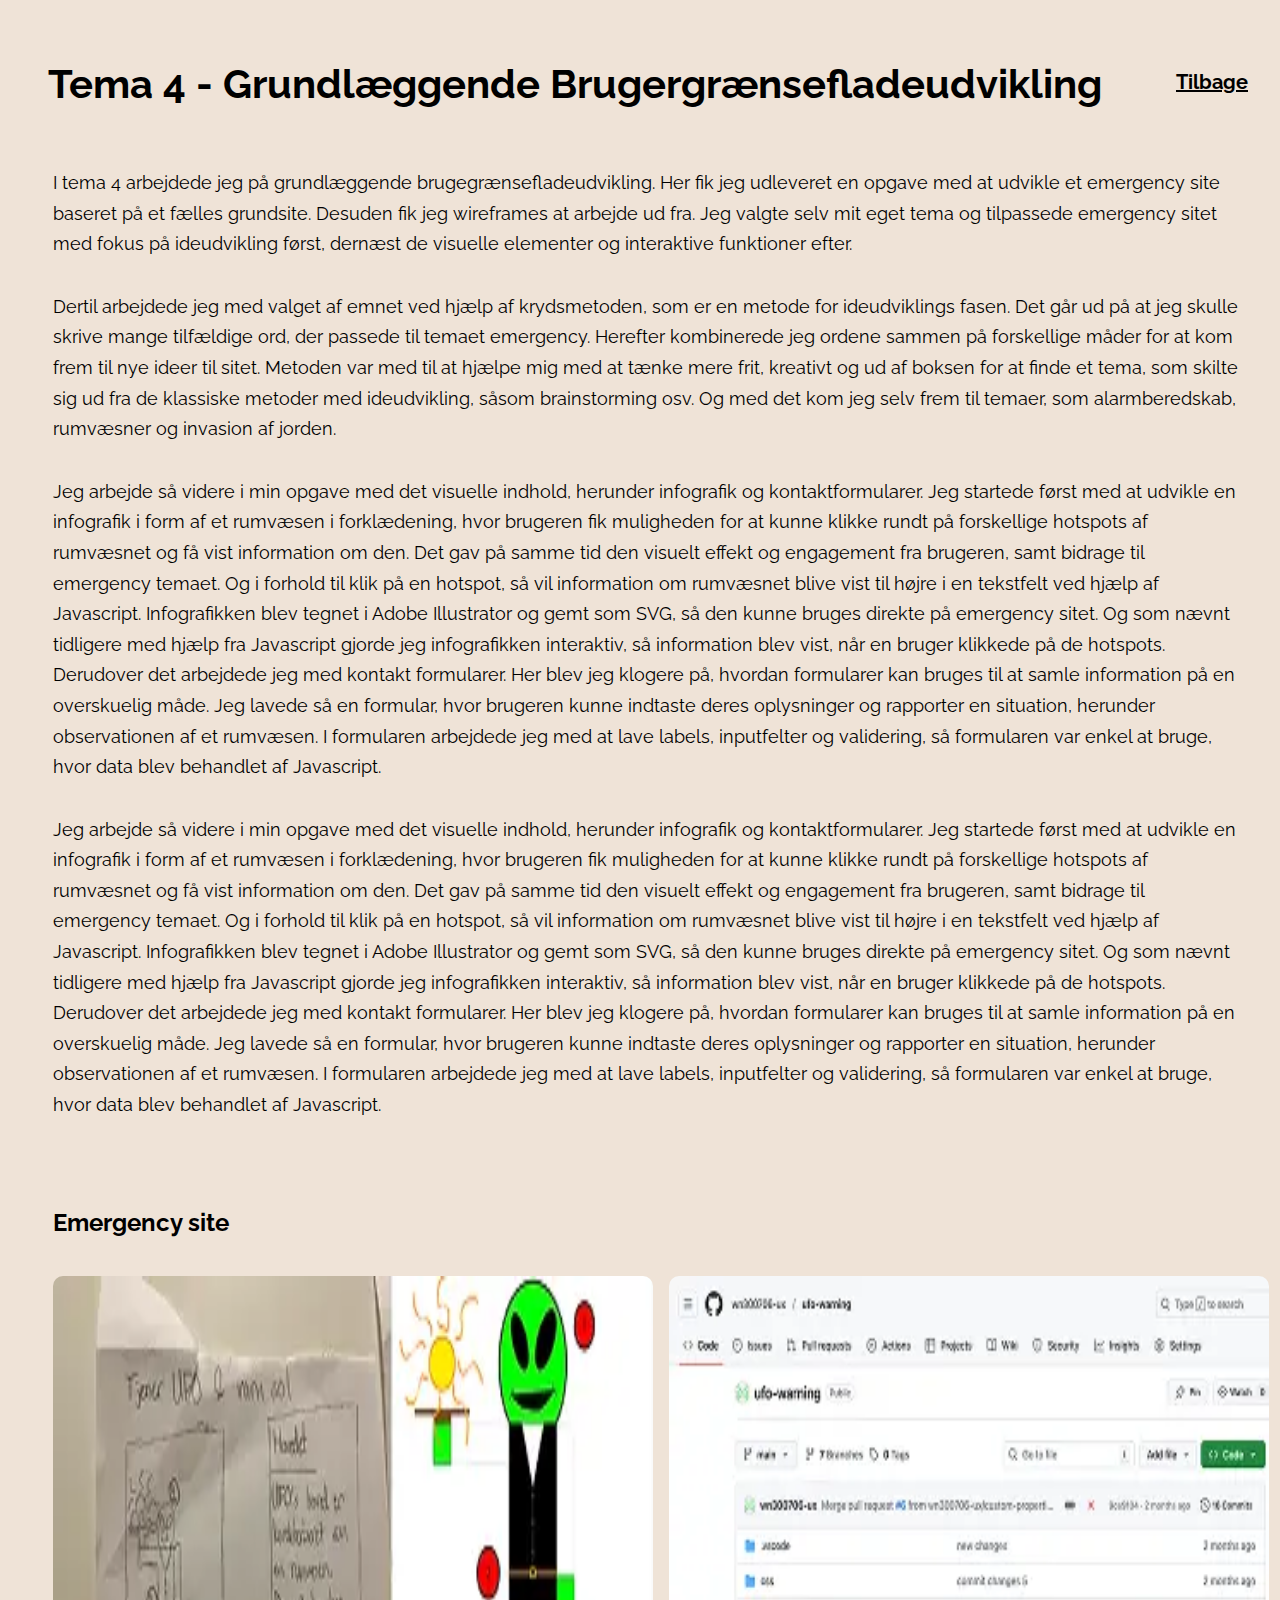
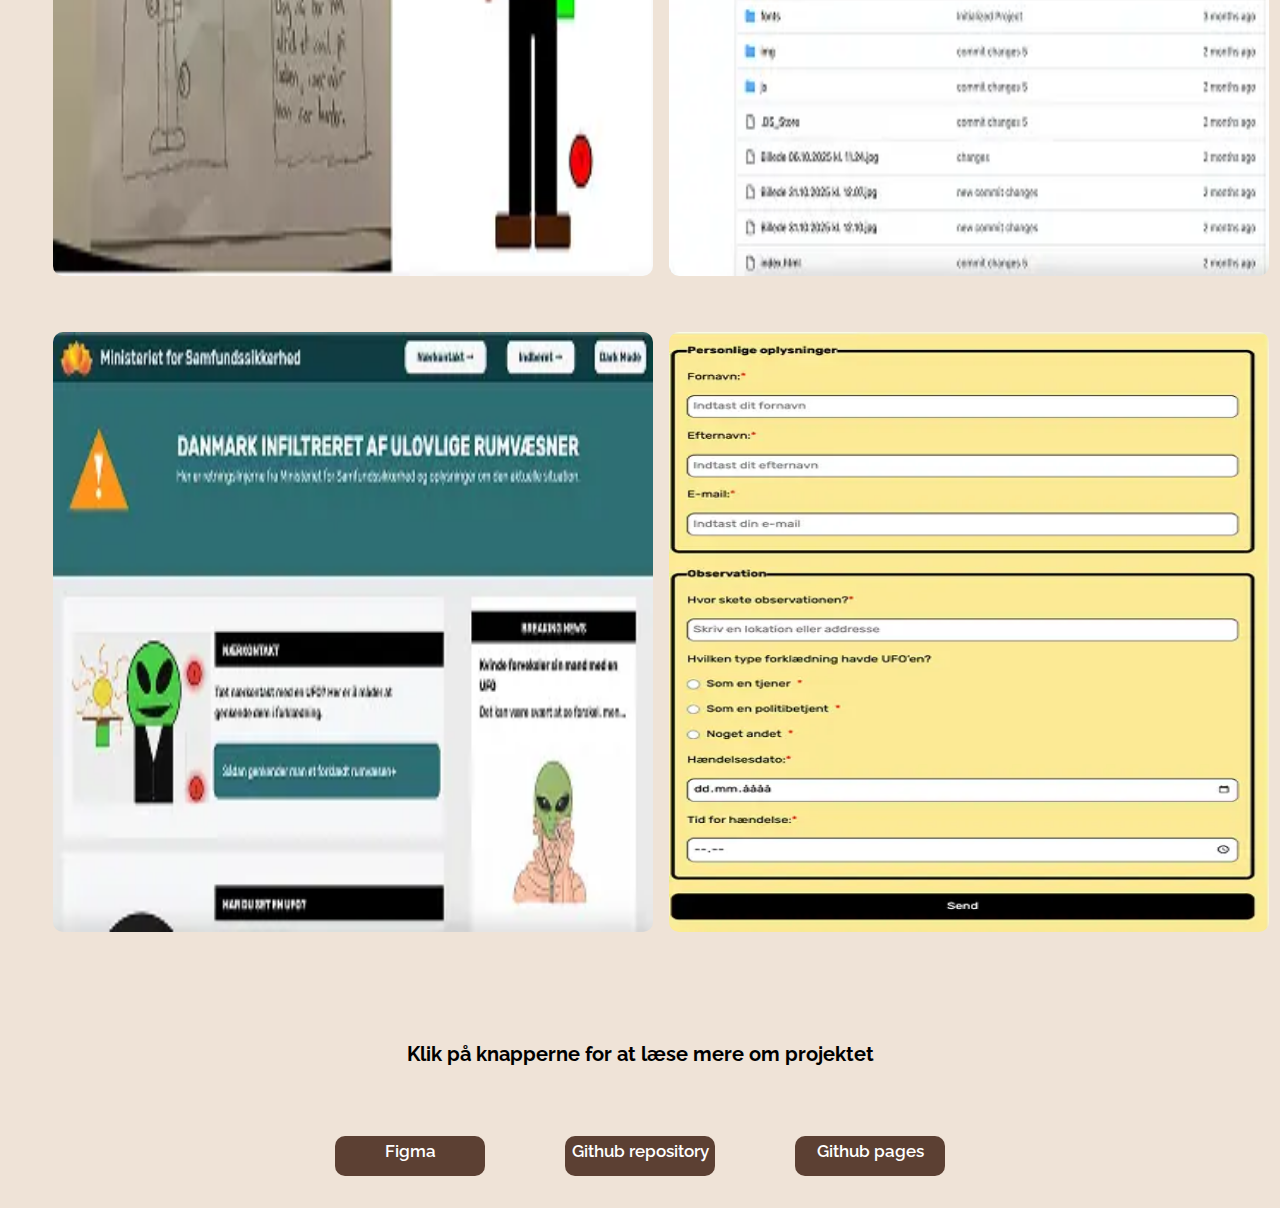
<file: temafire.html>
<!DOCTYPE html>
<html lang="da">
  <head>
    <title>Tema 4</title>
    <meta charset="UTF-8" />
    <meta name="viewport" content="width=device-width, initial-scale=1.0" />
    <meta name="robots" content="noindex" />
    <link rel="stylesheet" href="css/index.css" />
    <link rel="stylesheet" href="css/portfolio.css" />
    <link rel="stylesheet" href="css/ommig.css" />
    <link rel="stylesheet" href="css/kontakt.css" />
    <link rel="stylesheet" href="css/temato.css" />
    <link rel="stylesheet" href="css/tematre.css" />
    <link rel="stylesheet" href="css/temafire.css" />
    <link rel="stylesheet" href="css/temafem.css" />
    <link rel="preconnect" href="https://fonts.googleapis.com" />
    <link rel="preconnect" href="https://fonts.gstatic.com" crossorigin />
    <link
      href="https://fonts.googleapis.com/css2?family=Raleway:ital,wght@0,100..900;1,100..900&display=swap"
      rel="stylesheet"
    />
    <link rel="preconnect" href="https://fonts.googleapis.com" />
    <link rel="preconnect" href="https://fonts.gstatic.com" crossorigin />
    <link
      href="https://fonts.googleapis.com/css2?family=Inter:ital,opsz,wght@0,14..32,100..900;1,14..32,100..900&display=swap"
      rel="stylesheet"
    />
  </head>
  <body>
    <main>
      <section class="undersidefire">
        <h1>Tema 4 - Grundlæggende Brugergrænsefladeudvikling</h1>
        <a href="portfolio.html" class="tilbagebutton">Tilbage</a>
      </section>

      <section class="undersidefire-indhold">
        <p>
          I tema 4 arbejdede jeg på grundlæggende brugegrænsefladeudvikling. Her
          fik jeg udleveret en opgave med at udvikle et emergency site baseret
          på et fælles grundsite. Desuden fik jeg wireframes at arbejde ud fra.
          Jeg valgte selv mit eget tema og tilpassede emergency sitet med fokus
          på ideudvikling først, dernæst de visuelle elementer og interaktive
          funktioner efter.
        </p>

        <p>
          Dertil arbejdede jeg med valget af emnet ved hjælp af krydsmetoden,
          som er en metode for ideudviklings fasen. Det går ud på at jeg skulle
          skrive mange tilfældige ord, der passede til temaet emergency.
          Herefter kombinerede jeg ordene sammen på forskellige måder for at kom
          frem til nye ideer til sitet. Metoden var med til at hjælpe mig med at
          tænke mere frit, kreativt og ud af boksen for at finde et tema, som
          skilte sig ud fra de klassiske metoder med ideudvikling, såsom
          brainstorming osv. Og med det kom jeg selv frem til temaer, som
          alarmberedskab, rumvæsner og invasion af jorden.
        </p>

        <p>
          Jeg arbejde så videre i min opgave med det visuelle indhold, herunder
          infografik og kontaktformularer. Jeg startede først med at udvikle en
          infografik i form af et rumvæsen i forklædening, hvor brugeren fik
          muligheden for at kunne klikke rundt på forskellige hotspots af
          rumvæsnet og få vist information om den. Det gav på samme tid den
          visuelt effekt og engagement fra brugeren, samt bidrage til emergency
          temaet. Og i forhold til klik på en hotspot, så vil information om
          rumvæsnet blive vist til højre i en tekstfelt ved hjælp af Javascript.
          Infografikken blev tegnet i Adobe Illustrator og gemt som SVG, så den
          kunne bruges direkte på emergency sitet. Og som nævnt tidligere med
          hjælp fra Javascript gjorde jeg infografikken interaktiv, så
          information blev vist, når en bruger klikkede på de hotspots.
          Derudover det arbejdede jeg med kontakt formularer. Her blev jeg
          klogere på, hvordan formularer kan bruges til at samle information på
          en overskuelig måde. Jeg lavede så en formular, hvor brugeren kunne
          indtaste deres oplysninger og rapporter en situation, herunder
          observationen af et rumvæsen. I formularen arbejdede jeg med at lave
          labels, inputfelter og validering, så formularen var enkel at bruge,
          hvor data blev behandlet af Javascript.
        </p>

        <p>
          Jeg arbejde så videre i min opgave med det visuelle indhold, herunder
          infografik og kontaktformularer. Jeg startede først med at udvikle en
          infografik i form af et rumvæsen i forklædening, hvor brugeren fik
          muligheden for at kunne klikke rundt på forskellige hotspots af
          rumvæsnet og få vist information om den. Det gav på samme tid den
          visuelt effekt og engagement fra brugeren, samt bidrage til emergency
          temaet. Og i forhold til klik på en hotspot, så vil information om
          rumvæsnet blive vist til højre i en tekstfelt ved hjælp af Javascript.
          Infografikken blev tegnet i Adobe Illustrator og gemt som SVG, så den
          kunne bruges direkte på emergency sitet. Og som nævnt tidligere med
          hjælp fra Javascript gjorde jeg infografikken interaktiv, så
          information blev vist, når en bruger klikkede på de hotspots.
          Derudover det arbejdede jeg med kontakt formularer. Her blev jeg
          klogere på, hvordan formularer kan bruges til at samle information på
          en overskuelig måde. Jeg lavede så en formular, hvor brugeren kunne
          indtaste deres oplysninger og rapporter en situation, herunder
          observationen af et rumvæsen. I formularen arbejdede jeg med at lave
          labels, inputfelter og validering, så formularen var enkel at bruge,
          hvor data blev behandlet af Javascript.
        </p>
      </section>

      <section class="emergency-site">
        <h2>Emergency site</h2>

        <div class="grid-fem">
          <div class="grid-boks">
            <img src="imgs/emergencysitefigma.webp" alt="emergencybillede" />
          </div>
          <div class="grid-boks">
            <img
              src="imgs/emergencysiterepository.webp"
              alt="emergencybillede"
            />
          </div>
          <div class="grid-boks">
            <img src="imgs/emergencysitepages.webp" alt="emergencybillede" />
          </div>
          <div class="grid-boks">
            <img src="imgs/formular.webp" alt="emergencybillede" />
          </div>
        </div>

        <p>Klik på knapperne for at læse mere om projektet</p>
      </section>

      <section class="emergency-site-buttons">
        <a
          href="https://www.figma.com/design/7NeZ6WRSSu4zd2EPvDCKWP/Emergency---projekt-RIGTIG?node-id=0-1&t=sUwbqmaPQDhSe8sj-1"
          target="_blank"
          >Figma</a
        >
        <a href="https://github.com/wn300706-ux/ufo-warning" target="_blank"
          >Github repository</a
        >
        <a href="https://wn300706-ux.github.io/ufo-warning/ " target="_blank"
          >Github pages</a
        >
      </section>
    </main>
  </body>
</html>
</file>
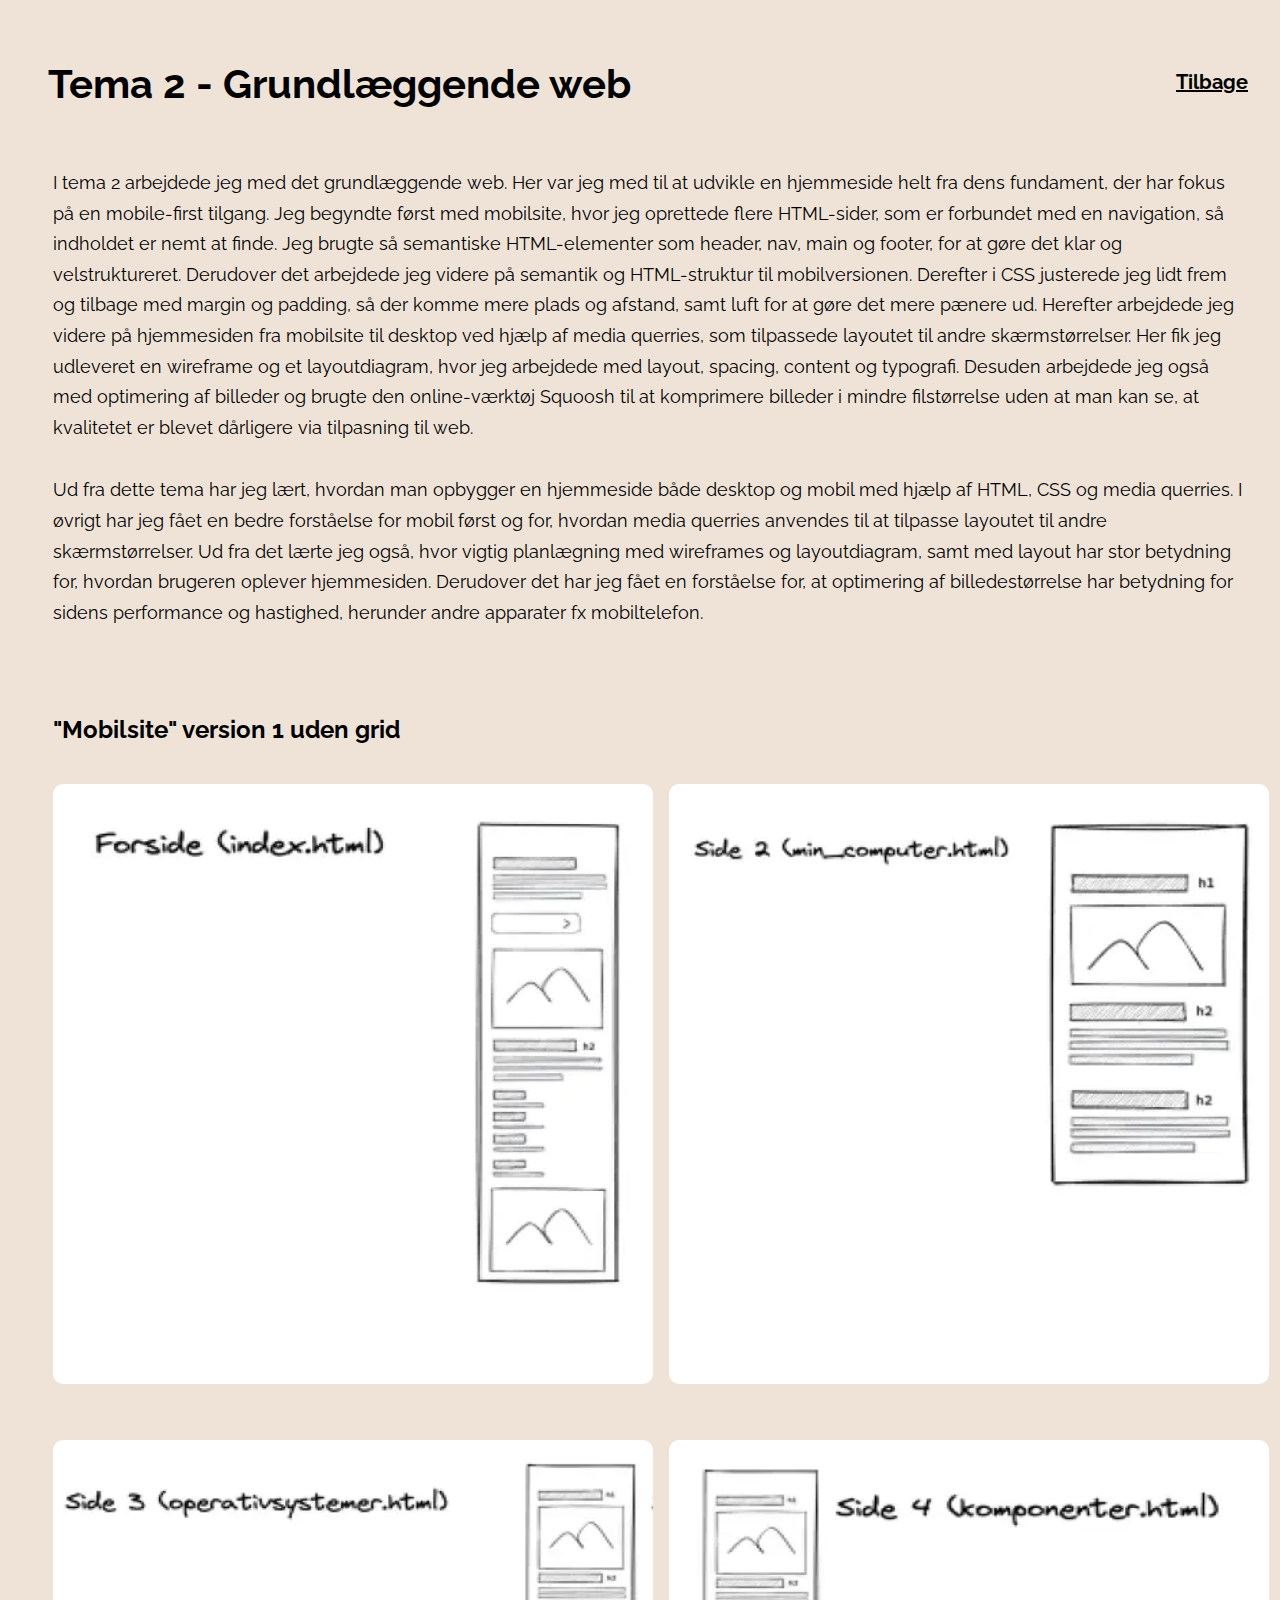
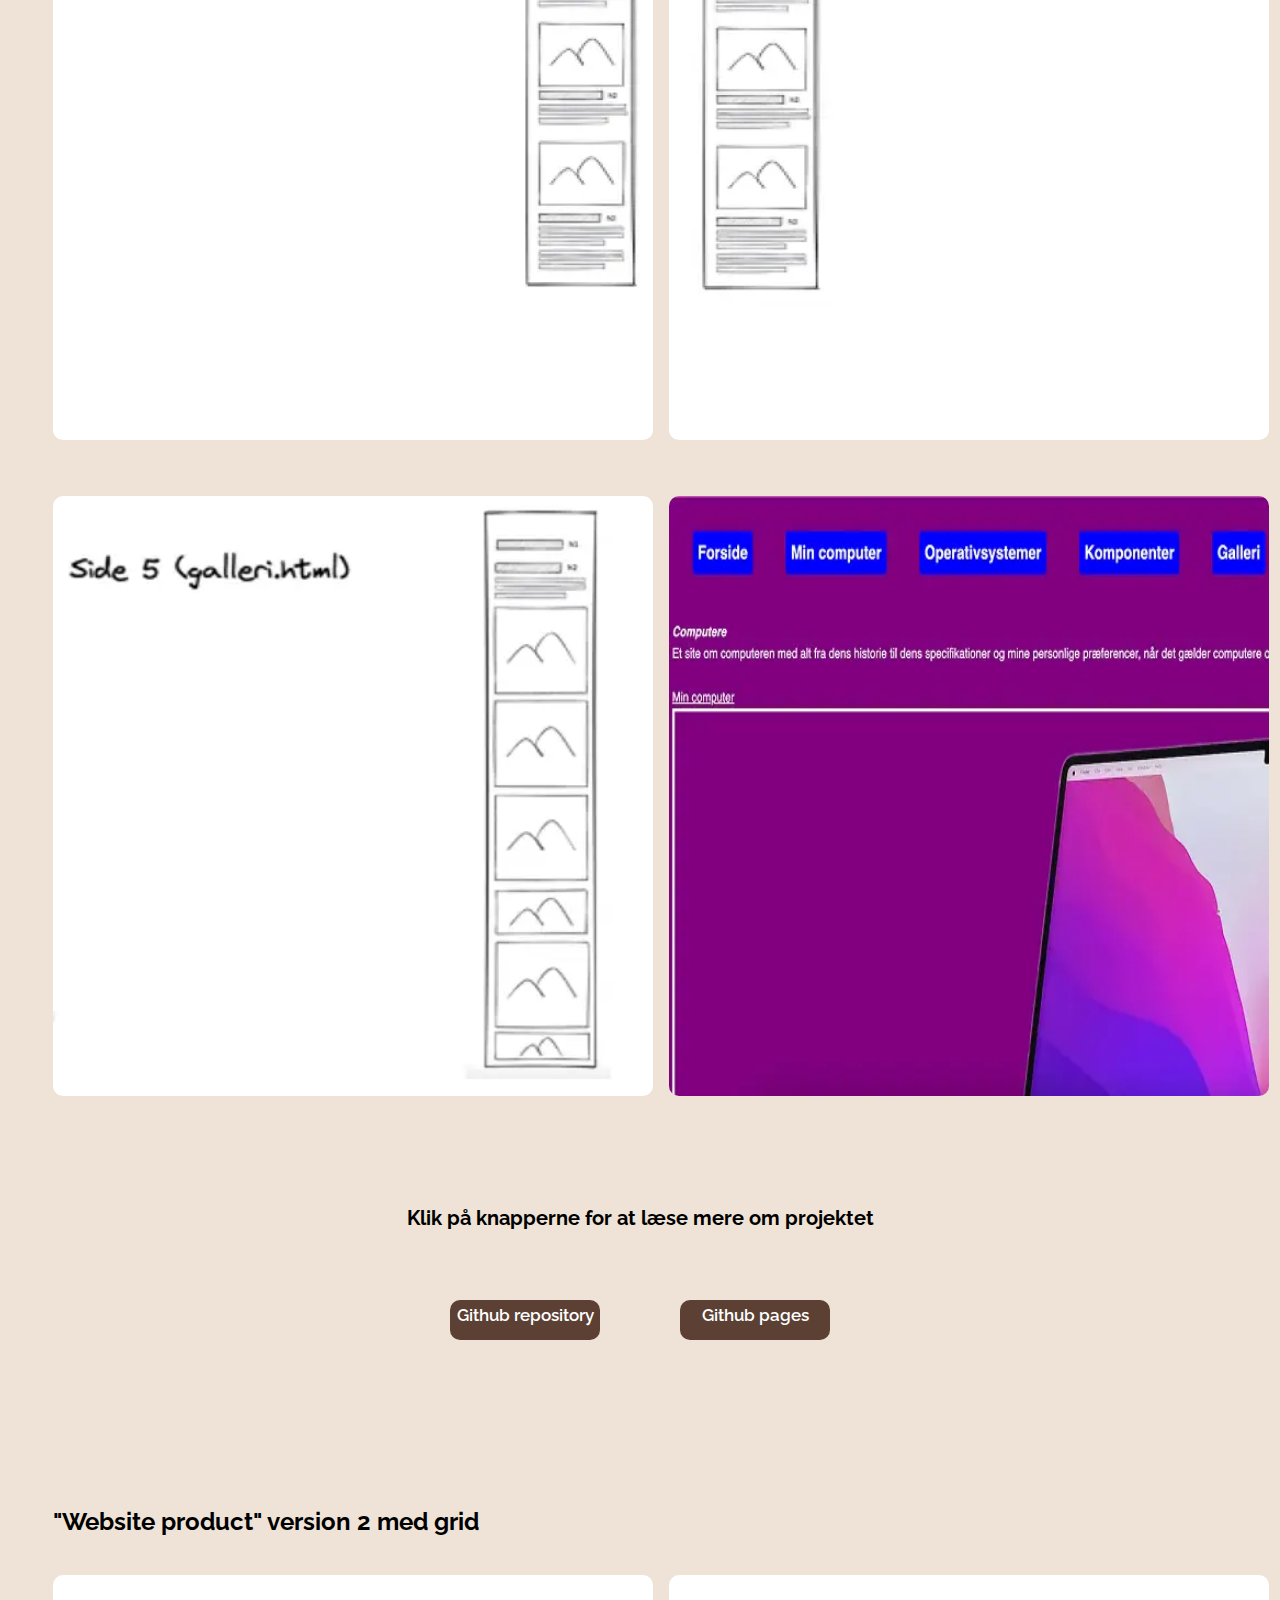
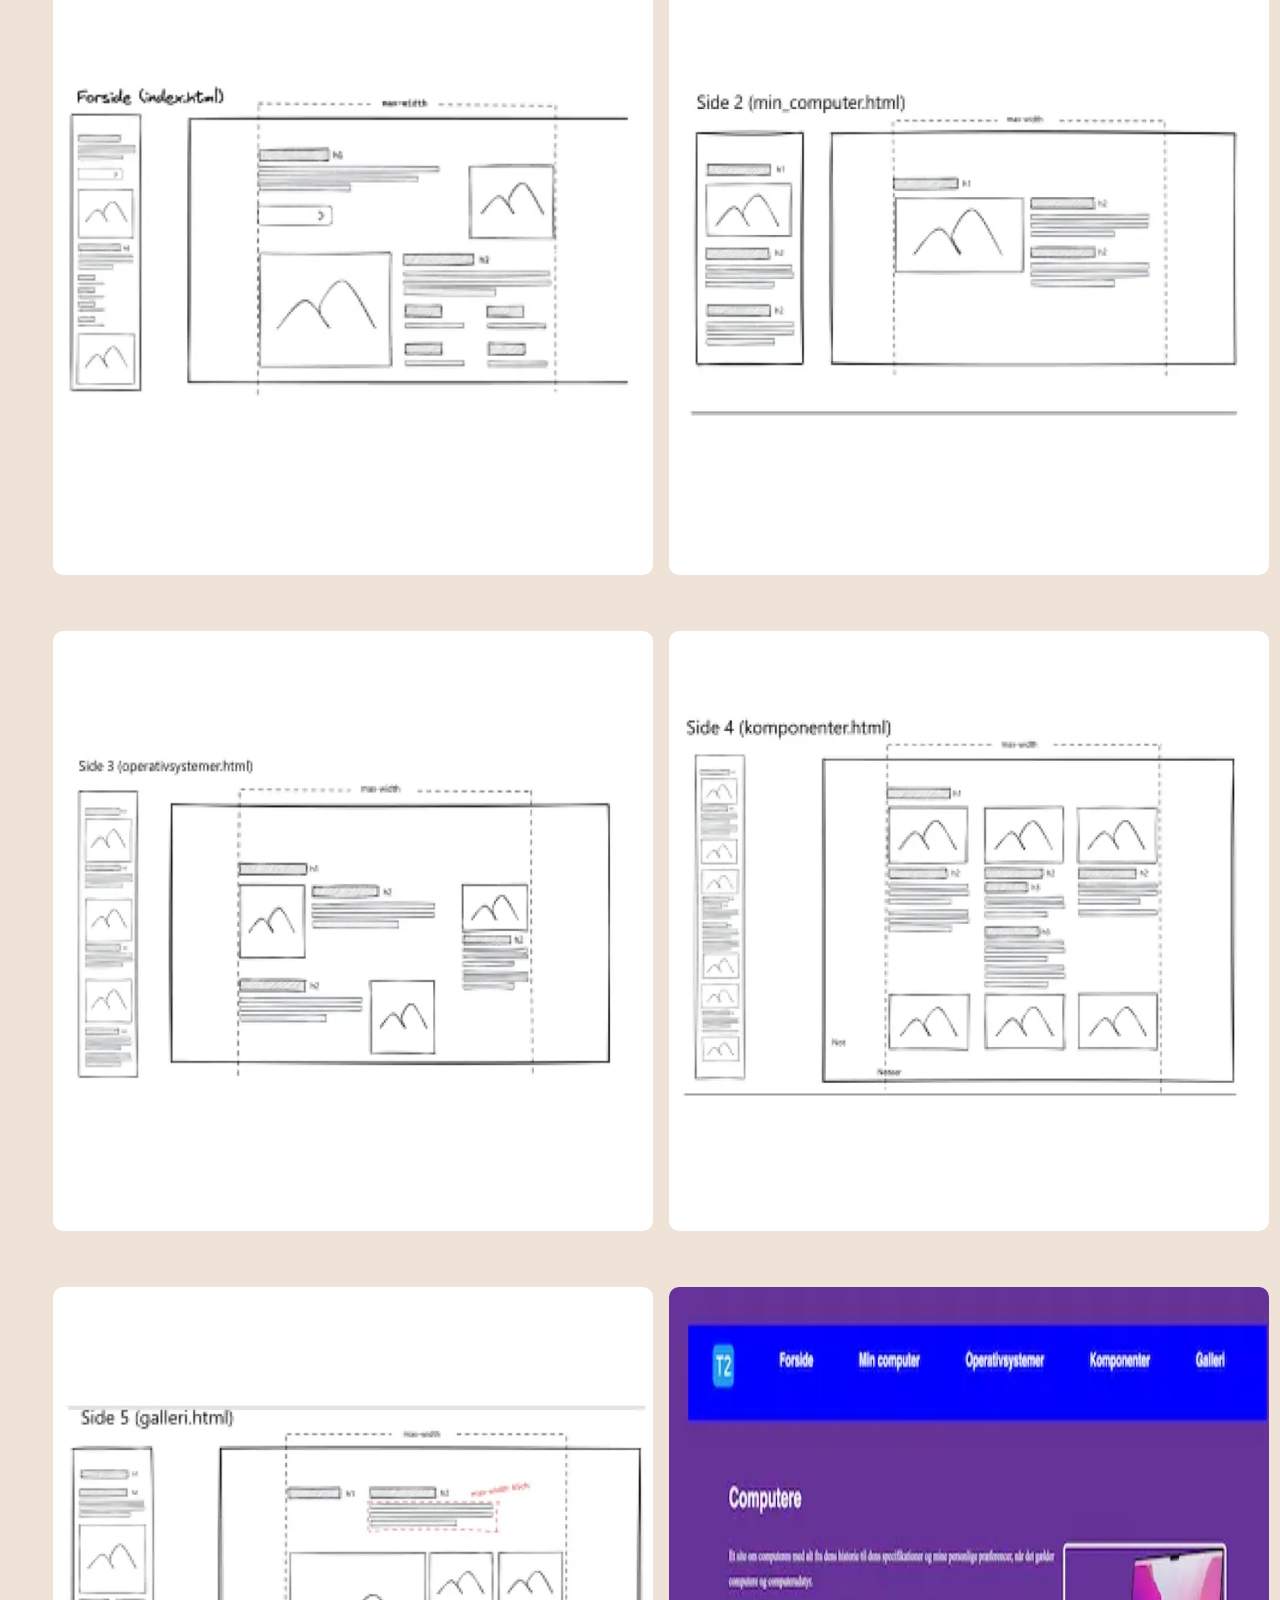
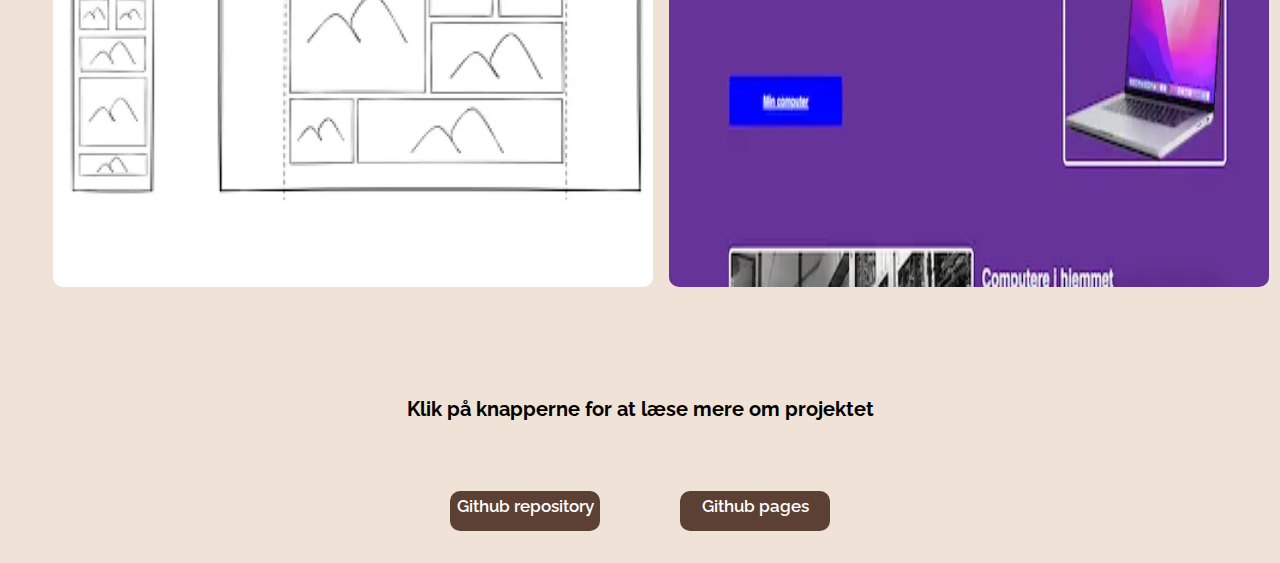
<file: temato.html>
<!DOCTYPE html>
<html lang="da">
  <head>
    <title>Tema 2</title>
    <meta charset="UTF-8" />
    <meta name="viewport" content="width=device-width, initial-scale=1.0" />
    <meta name="robots" content="noindex" />
    <link rel="stylesheet" href="css/index.css" />
    <link rel="stylesheet" href="css/portfolio.css" />
    <link rel="stylesheet" href="css/ommig.css" />
    <link rel="stylesheet" href="css/kontakt.css" />
    <link rel="stylesheet" href="css/temato.css" />
    <link rel="stylesheet" href="css/tematre.css" />
    <link rel="stylesheet" href="css/temafire.css" />
    <link rel="stylesheet" href="css/temafem.css" />
    <link rel="preconnect" href="https://fonts.googleapis.com" />
    <link rel="preconnect" href="https://fonts.gstatic.com" crossorigin />
    <link
      href="https://fonts.googleapis.com/css2?family=Raleway:ital,wght@0,100..900;1,100..900&display=swap"
      rel="stylesheet"
    />
    <link rel="preconnect" href="https://fonts.googleapis.com" />
    <link rel="preconnect" href="https://fonts.gstatic.com" crossorigin />
    <link
      href="https://fonts.googleapis.com/css2?family=Inter:ital,opsz,wght@0,14..32,100..900;1,14..32,100..900&display=swap"
      rel="stylesheet"
    />
  </head>
  <body>
    <main>
      <section class="undersideto">
        <h1>Tema 2 - Grundlæggende web</h1>
        <a href="portfolio.html" class="tilbagebutton">Tilbage</a>
      </section>

      <section class="undersideto-indhold">
        <p>
          I tema 2 arbejdede jeg med det grundlæggende web. Her var jeg med til
          at udvikle en hjemmeside helt fra dens fundament, der har fokus på en
          mobile-first tilgang. Jeg begyndte først med mobilsite, hvor jeg
          oprettede flere HTML-sider, som er forbundet med en navigation, så
          indholdet er nemt at finde. Jeg brugte så semantiske HTML-elementer
          som header, nav, main og footer, for at gøre det klar og
          velstruktureret. Derudover det arbejdede jeg videre på semantik og
          HTML-struktur til mobilversionen. Derefter i CSS justerede jeg lidt
          frem og tilbage med margin og padding, så der komme mere plads og
          afstand, samt luft for at gøre det mere pænere ud. Herefter arbejdede
          jeg videre på hjemmesiden fra mobilsite til desktop ved hjælp af media
          querries, som tilpassede layoutet til andre skærmstørrelser. Her fik
          jeg udleveret en wireframe og et layoutdiagram, hvor jeg arbejdede med
          layout, spacing, content og typografi. Desuden arbejdede jeg også med
          optimering af billeder og brugte den online-værktøj Squoosh til at
          komprimere billeder i mindre filstørrelse uden at man kan se, at
          kvalitetet er blevet dårligere via tilpasning til web.
        </p>

        <p>
          Ud fra dette tema har jeg lært, hvordan man opbygger en hjemmeside
          både desktop og mobil med hjælp af HTML, CSS og media querries. I
          øvrigt har jeg fået en bedre forståelse for mobil først og for,
          hvordan media querries anvendes til at tilpasse layoutet til andre
          skærmstørrelser. Ud fra det lærte jeg også, hvor vigtig planlægning
          med wireframes og layoutdiagram, samt med layout har stor betydning
          for, hvordan brugeren oplever hjemmesiden. Derudover det har jeg fået
          en forståelse for, at optimering af billedestørrelse har betydning for
          sidens performance og hastighed, herunder andre apparater fx
          mobiltelefon.
        </p>
      </section>

      <section class="mobilsite-version-et">
        <h2>"Mobilsite" version 1 uden grid</h2>
        <div class="grid-fem">
          <div class="grid-boks">
            <img src="imgs/mobilsite1.webp" alt="gridbillede1" />
          </div>
          <div class="grid-boks">
            <img src="imgs/mobilsite2.webp" alt="gridbillede2" />
          </div>
          <div class="grid-boks">
            <img src="imgs/mobilsite3.webp" alt="gridbillede3" />
          </div>
          <div class="grid-boks">
            <img src="imgs/mobilsite4.webp" alt="gridbillede4" />
          </div>
          <div class="grid-boks">
            <img src="imgs/mobilsite5.webp" alt="gridbillede5" />
          </div>
          <div class="grid-boks">
            <img src="imgs/mobilsite.webp" alt="gridbillede6" />
          </div>
        </div>
        <p>Klik på knapperne for at læse mere om projektet</p>
      </section>

      <section class="mobilsite-version-et-buttons">
        <a href="https://github.com/wn300706-ux/01_mobilsite" target="_blank"
          >Github repository</a
        >
        <a href="https://wn300706-ux.github.io/01_mobilsite/" target="_blank"
          >Github pages</a
        >
      </section>

      <section class="website-product-version-to">
        <h2>"Website product" version 2 med grid</h2>
        <div class="grid-fem">
          <div class="grid-boks">
            <img src="imgs/websiteproduct1.webp" alt="gridbillede7" />
          </div>
          <div class="grid-boks">
            <img src="imgs/websiteproduct2.webp" alt="gridbillede8" />
          </div>
          <div class="grid-boks">
            <img src="imgs/websiteproduct3.webp" alt="gridbillede9" />
          </div>
          <div class="grid-boks">
            <img src="imgs/websiteproduct4.webp" alt="gridbillede10" />
          </div>
          <div class="grid-boks">
            <img src="imgs/websiteproduct5.webp" alt="gridbillede11" />
          </div>
          <div class="grid-boks">
            <img src="imgs/website.webp" alt="gridbillede12" />
          </div>
        </div>
        <p>Klik på knapperne for at læse mere om projektet</p>
      </section>

      <section class="website-product-version-to-buttons">
        <a
          href="https://github.com/wn300706-ux/website_product "
          target="_blank"
          >Github repository</a
        >
        <a
          href="https://wn300706-ux.github.io/website_product/index.html"
          target="_blank"
          >Github pages</a
        >
      </section>
    </main>
  </body>
</html>
</file>
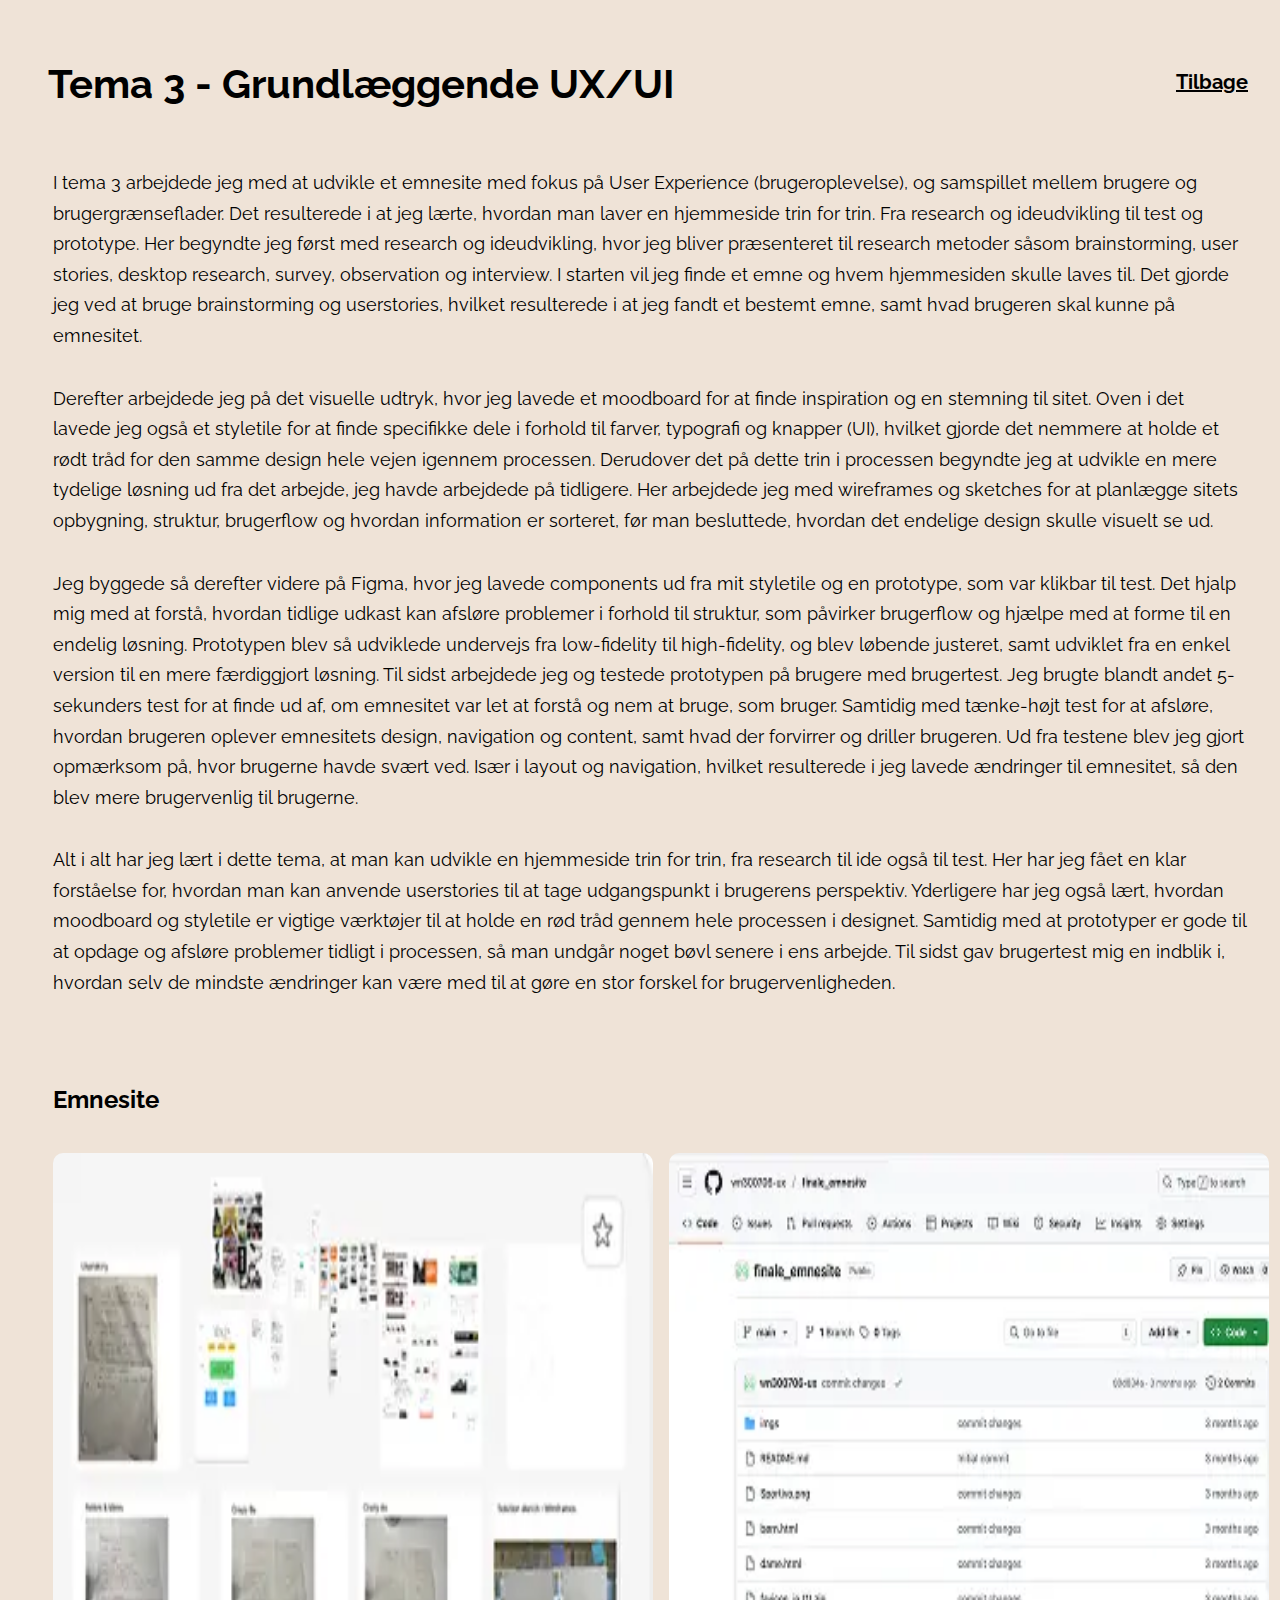
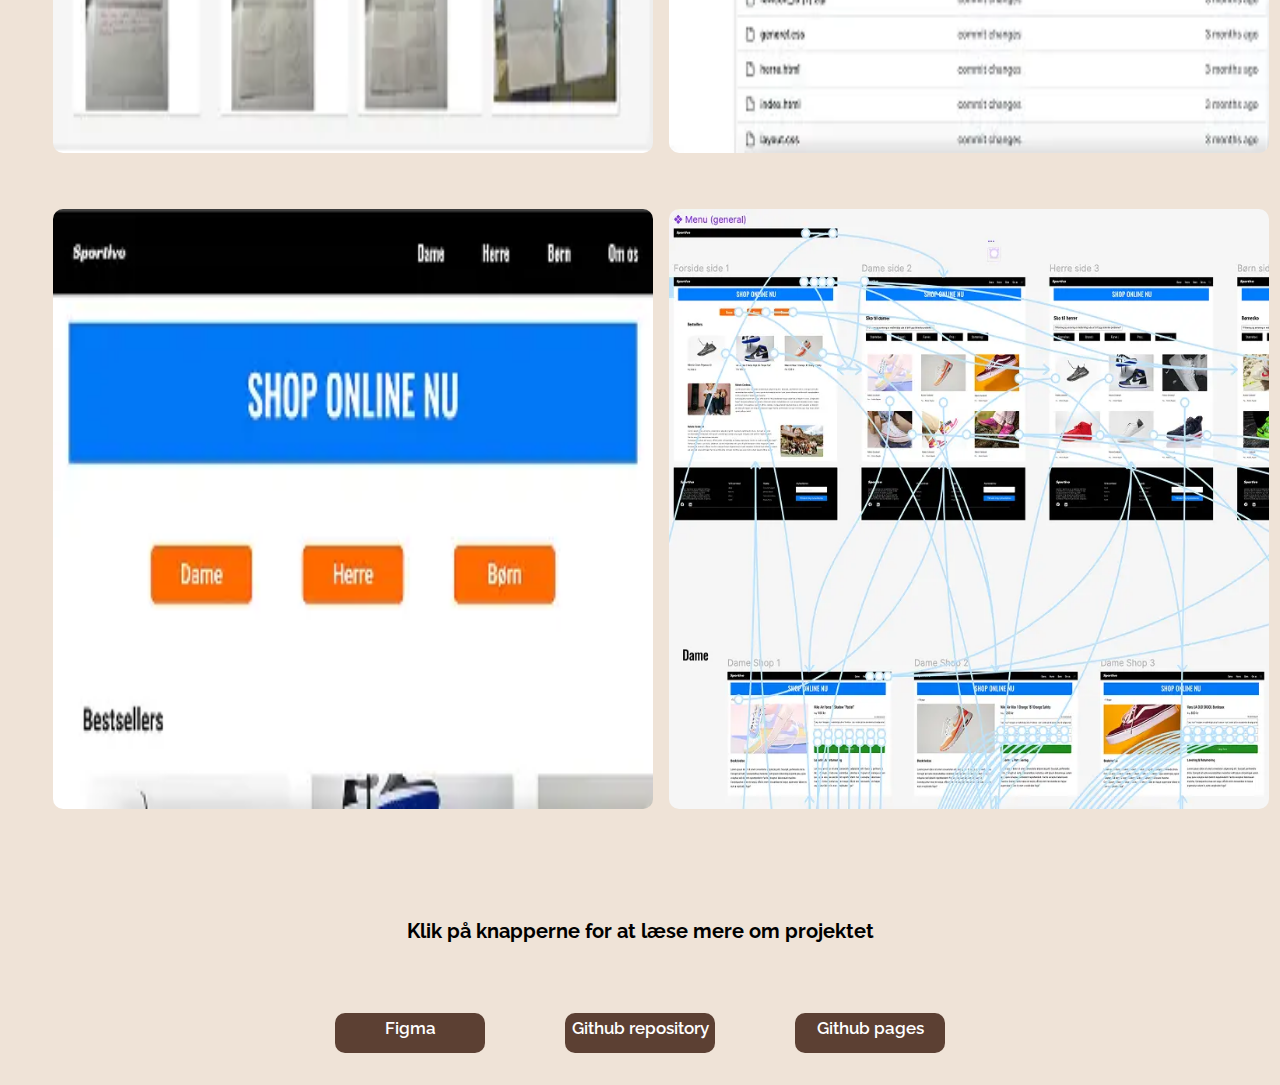
<file: tematre.html>
<!DOCTYPE html>
<html lang="da">
  <head>
    <title>Tema 3</title>
    <meta charset="UTF-8" />
    <meta name="viewport" content="width=device-width, initial-scale=1.0" />
    <meta name="robots" content="noindex" />
    <link rel="stylesheet" href="css/index.css" />
    <link rel="stylesheet" href="css/portfolio.css" />
    <link rel="stylesheet" href="css/ommig.css" />
    <link rel="stylesheet" href="css/kontakt.css" />
    <link rel="stylesheet" href="css/temato.css" />
    <link rel="stylesheet" href="css/tematre.css" />
    <link rel="stylesheet" href="css/temafire.css" />
    <link rel="stylesheet" href="css/temafem.css" />
    <link rel="preconnect" href="https://fonts.googleapis.com" />
    <link rel="preconnect" href="https://fonts.gstatic.com" crossorigin />
    <link
      href="https://fonts.googleapis.com/css2?family=Raleway:ital,wght@0,100..900;1,100..900&display=swap"
      rel="stylesheet"
    />
    <link rel="preconnect" href="https://fonts.googleapis.com" />
    <link rel="preconnect" href="https://fonts.gstatic.com" crossorigin />
    <link
      href="https://fonts.googleapis.com/css2?family=Inter:ital,opsz,wght@0,14..32,100..900;1,14..32,100..900&display=swap"
      rel="stylesheet"
    />
  </head>
  <body>
    <main>
      <section class="undersidetre">
        <h1>Tema 3 - Grundlæggende UX/UI</h1>
        <a href="portfolio.html" class="tilbagebutton">Tilbage</a>
      </section>

      <section class="undersidetre-indhold">
        <p>
          I tema 3 arbejdede jeg med at udvikle et emnesite med fokus på User
          Experience (brugeroplevelse), og samspillet mellem brugere og
          brugergrænseflader. Det resulterede i at jeg lærte, hvordan man laver
          en hjemmeside trin for trin. Fra research og ideudvikling til test og
          prototype. Her begyndte jeg først med research og ideudvikling, hvor
          jeg bliver præsenteret til research metoder såsom brainstorming, user
          stories, desktop research, survey, observation og interview. I starten
          vil jeg finde et emne og hvem hjemmesiden skulle laves til. Det gjorde
          jeg ved at bruge brainstorming og userstories, hvilket resulterede i
          at jeg fandt et bestemt emne, samt hvad brugeren skal kunne på
          emnesitet.
        </p>

        <p>
          Derefter arbejdede jeg på det visuelle udtryk, hvor jeg lavede et
          moodboard for at finde inspiration og en stemning til sitet. Oven i
          det lavede jeg også et styletile for at finde specifikke dele i
          forhold til farver, typografi og knapper (UI), hvilket gjorde det
          nemmere at holde et rødt tråd for den samme design hele vejen igennem
          processen. Derudover det på dette trin i processen begyndte jeg at
          udvikle en mere tydelige løsning ud fra det arbejde, jeg havde
          arbejdede på tidligere. Her arbejdede jeg med wireframes og sketches
          for at planlægge sitets opbygning, struktur, brugerflow og hvordan
          information er sorteret, før man besluttede, hvordan det endelige
          design skulle visuelt se ud.
        </p>

        <p>
          Jeg byggede så derefter videre på Figma, hvor jeg lavede components ud
          fra mit styletile og en prototype, som var klikbar til test. Det hjalp
          mig med at forstå, hvordan tidlige udkast kan afsløre problemer i
          forhold til struktur, som påvirker brugerflow og hjælpe med at forme
          til en endelig løsning. Prototypen blev så udviklede undervejs fra
          low-fidelity til high-fidelity, og blev løbende justeret, samt
          udviklet fra en enkel version til en mere færdiggjort løsning. Til
          sidst arbejdede jeg og testede prototypen på brugere med brugertest.
          Jeg brugte blandt andet 5-sekunders test for at finde ud af, om
          emnesitet var let at forstå og nem at bruge, som bruger. Samtidig med
          tænke-højt test for at afsløre, hvordan brugeren oplever emnesitets
          design, navigation og content, samt hvad der forvirrer og driller
          brugeren. Ud fra testene blev jeg gjort opmærksom på, hvor brugerne
          havde svært ved. Især i layout og navigation, hvilket resulterede i
          jeg lavede ændringer til emnesitet, så den blev mere brugervenlig til
          brugerne.
        </p>

        <p>
          Alt i alt har jeg lært i dette tema, at man kan udvikle en hjemmeside
          trin for trin, fra research til ide også til test. Her har jeg fået en
          klar forståelse for, hvordan man kan anvende userstories til at tage
          udgangspunkt i brugerens perspektiv. Yderligere har jeg også lært,
          hvordan moodboard og styletile er vigtige værktøjer til at holde en
          rød tråd gennem hele processen i designet. Samtidig med at prototyper
          er gode til at opdage og afsløre problemer tidligt i processen, så man
          undgår noget bøvl senere i ens arbejde. Til sidst gav brugertest mig
          en indblik i, hvordan selv de mindste ændringer kan være med til at
          gøre en stor forskel for brugervenligheden.
        </p>
      </section>

      <section class="emnesite">
        <h2>Emnesite</h2>
        <div class="grid-fem">
          <div class="grid-boks">
            <img src="imgs/emnesitefigma.webp" alt="emnesitebillede" />
          </div>
          <div class="grid-boks">
            <img src="imgs/emnesiterepository.webp" alt="emnesitebillede" />
          </div>
          <div class="grid-boks">
            <img src="imgs/emnesitepages.webp" alt="emnesitebillede" />
          </div>
          <div class="grid-boks">
            <img src="imgs/sportivo.webp" alt="emnesitebillede" />
          </div>
        </div>
        <p>Klik på knapperne for at læse mere om projektet</p>
      </section>

      <section class="emnesite-buttons">
        <a
          href="https://www.figma.com/design/aISZ83i3izAO92XyADnYpT/Emnesite-oversigt?node-id=1-97&t=1LLqqiCiqZqn8pi2-1"
          target="_blank"
          >Figma</a
        >
        <a href="https://github.com/wn300706-ux/finale_emnesite" target="_blank"
          >Github repository</a
        >
        <a
          href="https://wn300706-ux.github.io/finale_emnesite/ "
          target="_blank"
          >Github pages</a
        >
      </section>
    </main>
  </body>
</html>
</file>
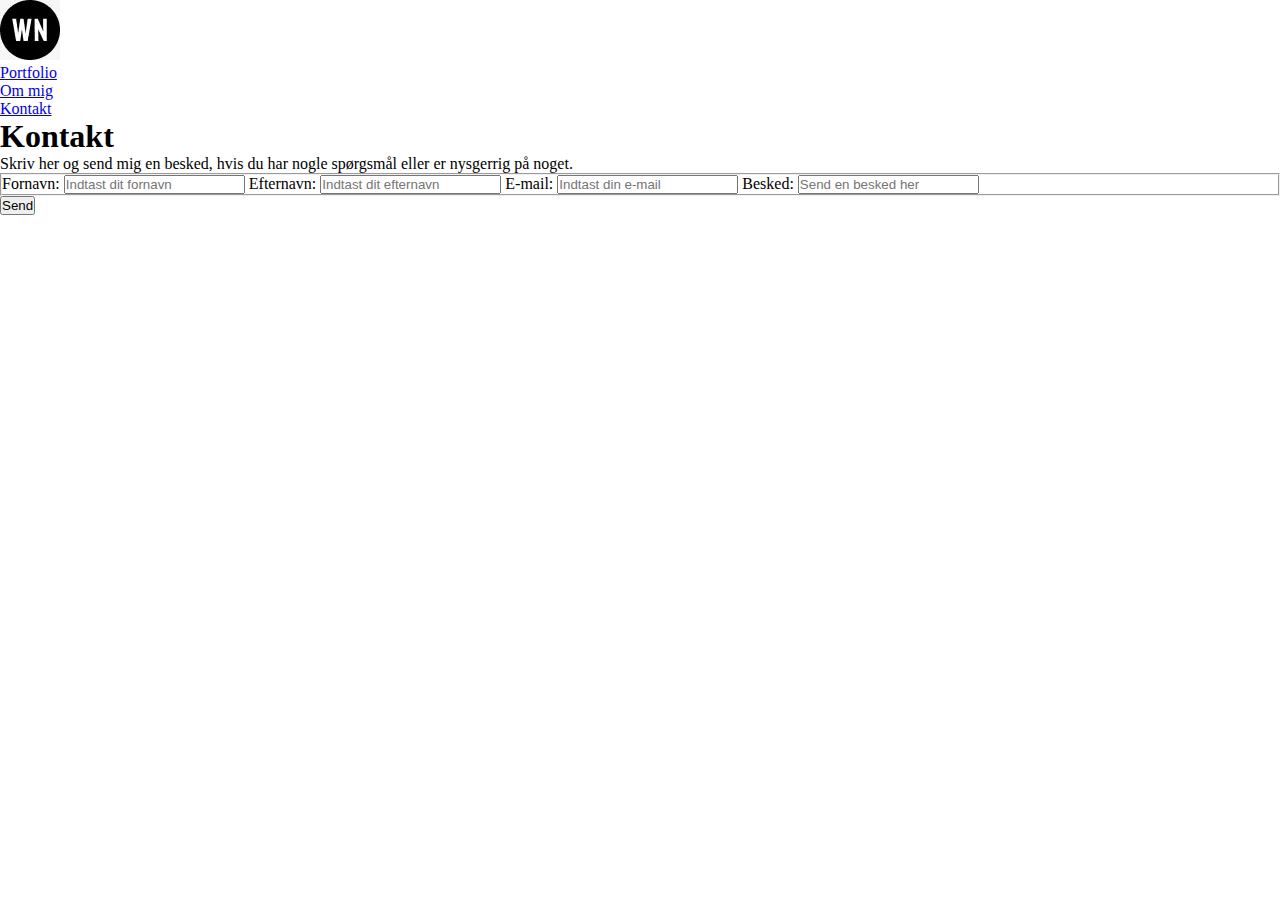
<file: html/kontakt.html>
<!DOCTYPE html>
<html lang="da">
  <head>
    <title>Kontakt</title>
    <meta charset="UTF-8" />
    <meta name="viewport" content="width=device-width, initial-scale=1.0" />
    <meta name="robots" content="noindex" />
    <link rel="stylesheet" href="css/index.css" />
    <link rel="stylesheet" href="css/portfolio.css" />
    <link rel="stylesheet" href="css/ommig.css" />
    <link rel="stylesheet" href="css/kontakt.css" />
    <link rel="stylesheet" href="css/temato.css" />
    <link rel="stylesheet" href="css/tematre.css" />
    <link rel="stylesheet" href="css/temafire.css" />
    <link rel="stylesheet" href="css/temafem.css" />
    <link rel="preconnect" href="https://fonts.googleapis.com" />
    <link rel="preconnect" href="https://fonts.gstatic.com" crossorigin />
    <link
      href="https://fonts.googleapis.com/css2?family=Raleway:ital,wght@0,100..900;1,100..900&display=swap"
      rel="stylesheet"
    />
    <link rel="preconnect" href="https://fonts.googleapis.com" />
    <link rel="preconnect" href="https://fonts.gstatic.com" crossorigin />
    <link
      href="https://fonts.googleapis.com/css2?family=Inter:ital,opsz,wght@0,14..32,100..900;1,14..32,100..900&display=swap"
      rel="stylesheet"
    />
  </head>
  <body>
    <header>
      <div class="logo">
        <a href="index.html">
          <img src="imgs/wnlogo.webp" alt="logo" />
        </a>
      </div>
      <nav>
        <ul>
          <li><a href="portfolio.html">Portfolio</a></li>
          <li><a href="ommig.html">Om mig</a></li>
          <li><a href="kontakt.html">Kontakt</a></li>
        </ul>
      </nav>
    </header>
    <main>
      <h1>Kontakt</h1>
      <section id="form-section">
        <article id="form-info">
          <p>
            Skriv her og send mig en besked, hvis du har nogle spørgsmål eller
            er nysgerrig på noget.
          </p>
        </article>

        <form id="webform" aria-label="Kontakt formular">
          <fieldset>
            <div class="form-group">
              <label>Fornavn:</label>
              <input
                type="text"
                id="fornavn"
                placeholder="Indtast dit fornavn"
                name="fornavn"
                minlength="2"
                required
                aria-describedby="fornavn-input"
              />

              <p id="efternavn-input" class="error-message" hidden>
                Input skal udfyldes
              </p>

              <label>Efternavn:</label>
              <input
                type="text"
                id="efternavn"
                placeholder="Indtast dit efternavn"
                name="efternavn"
                minlength="2"
                required
                aria-describedby="efternavn-input"
              />

              <p id="efternavn-input" class="error-message" hidden>
                Input skal udfyldes
              </p>

              <label>E-mail:</label>
              <input
                type="email"
                id="email"
                placeholder="Indtast din e-mail"
                name="email"
                minlength="2"
                required
                aria-describedby="email-input"
              />

              <p id="email-input" class="error-message" hidden>
                Input skal udfyldes
              </p>

              <label>Besked:</label>
              <input
                type="text"
                id="besked"
                placeholder="Send en besked her"
                name="besked"
                minlength="2"
                required
                aria-describedby="besked-input"
              />

              <p id="besked-input" class="error-message" hidden>
                Input skal udfyldes
              </p>
            </div>
          </fieldset>

          <button id="button" type="submit">Send</button>
        </form>
      </section>
    </main>
  </body>
</html>
</file>
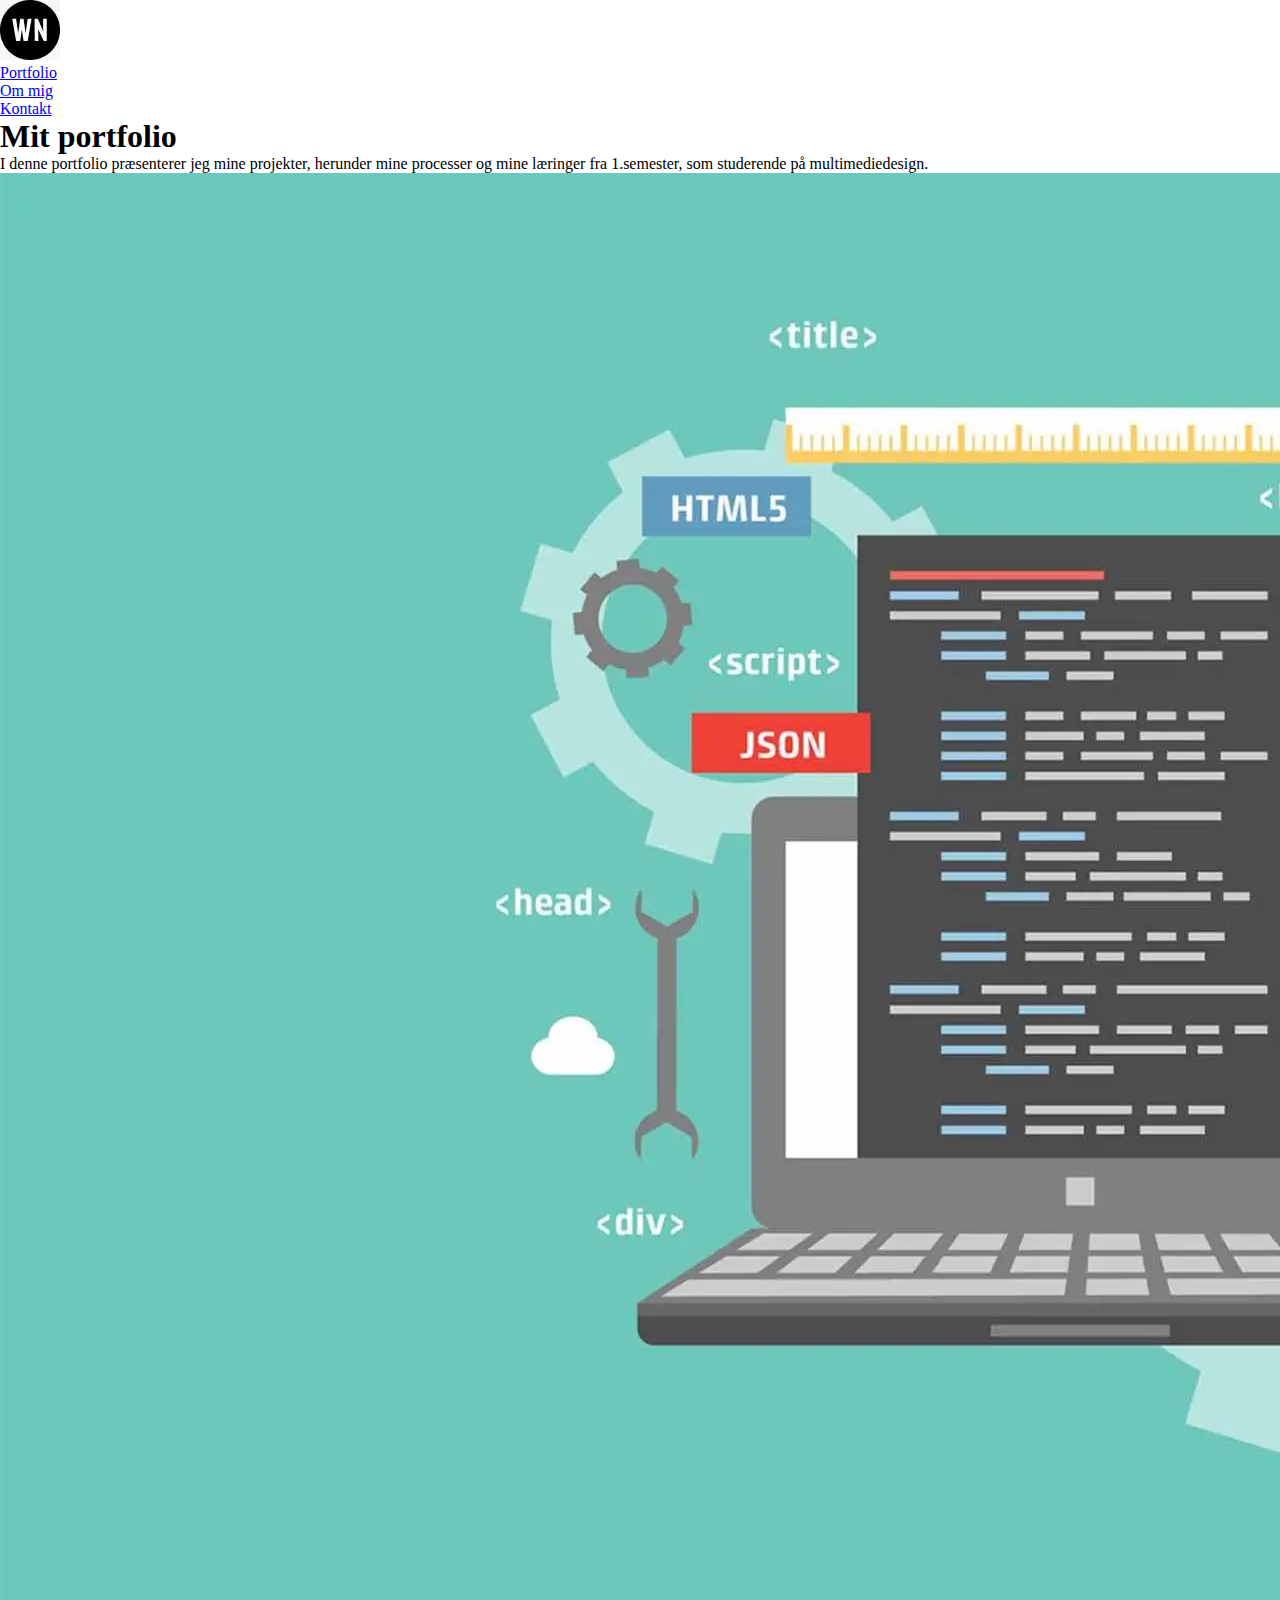
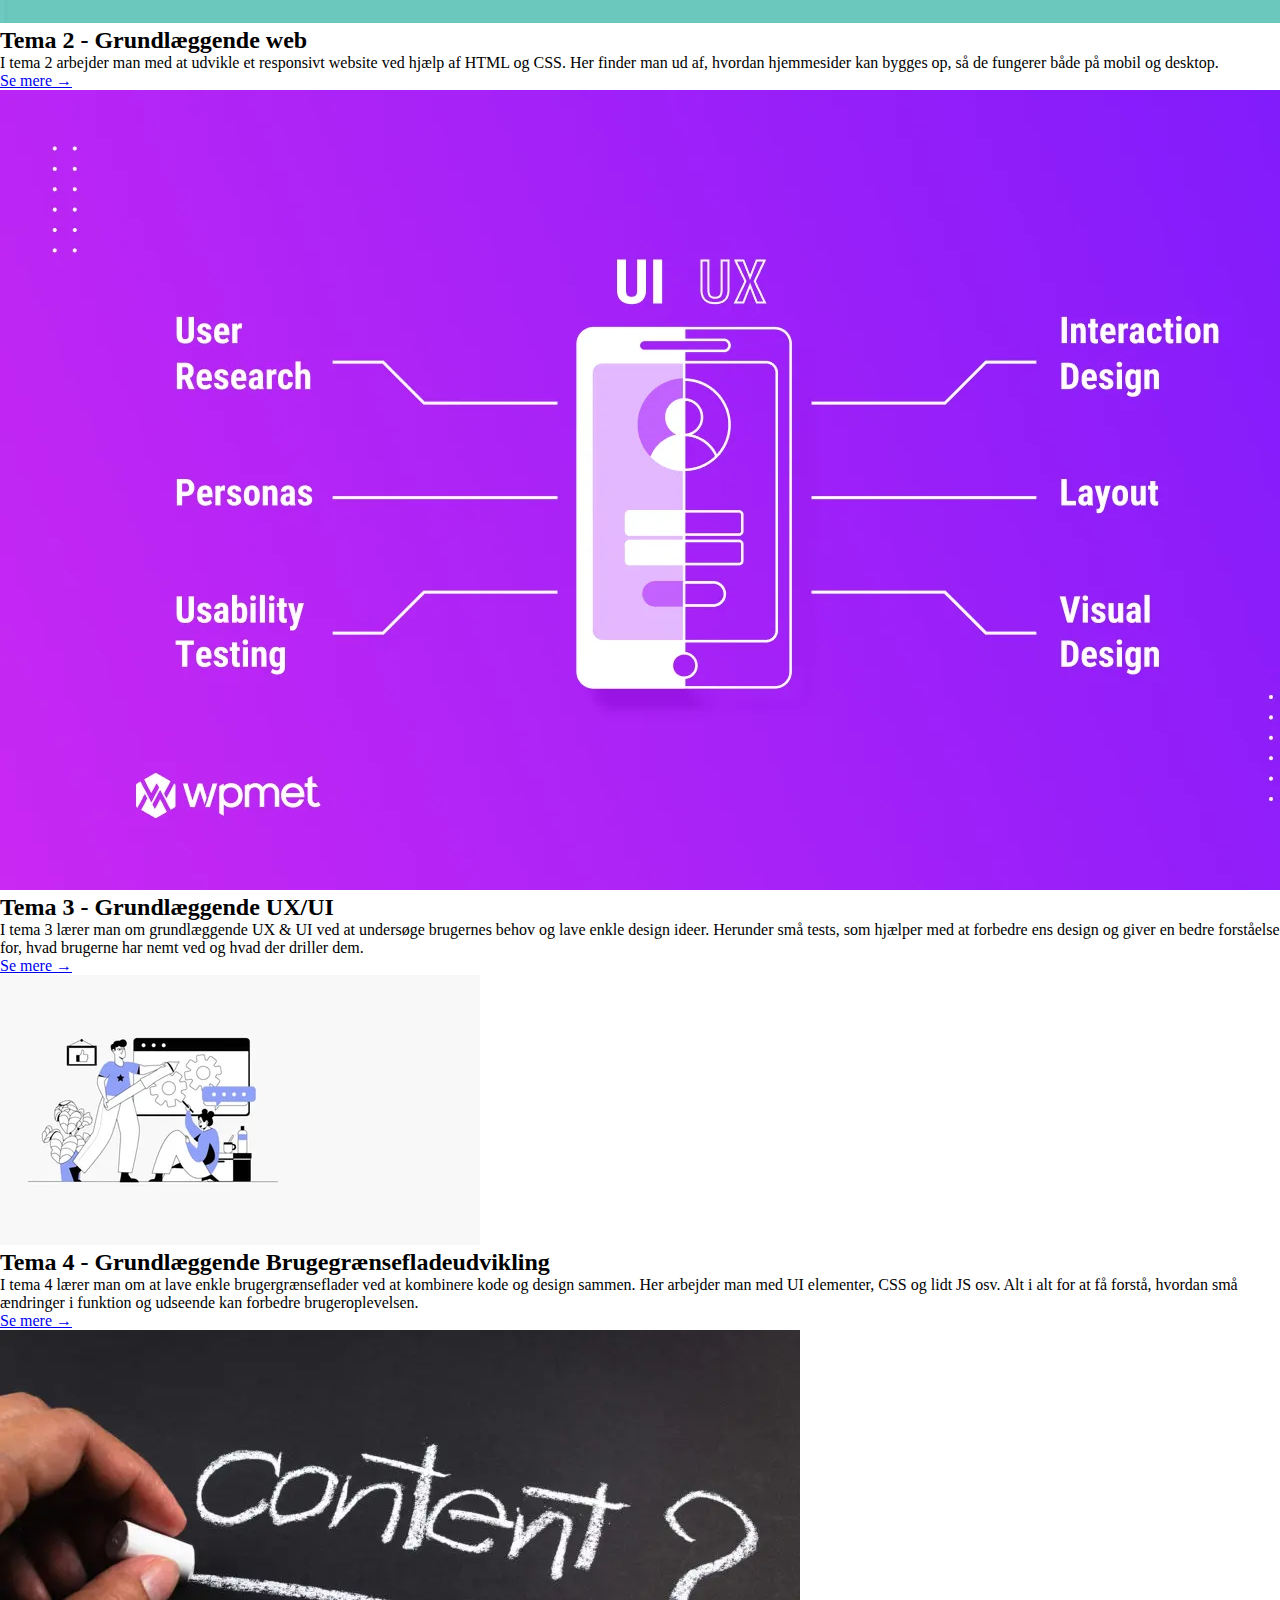
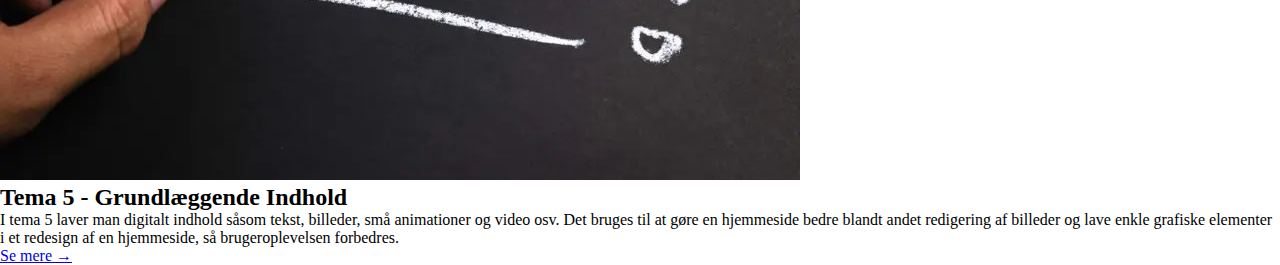
<file: html/portfolio.html>
<!DOCTYPE html>
<html lang="da">
  <head>
    <title>Portfolio</title>
    <meta charset="UTF-8" />
    <meta name="viewport" content="width=device-width, initial-scale=1.0" />
    <meta name="robots" content="noindex" />
    <link rel="stylesheet" href="css/index.css" />
    <link rel="stylesheet" href="css/portfolio.css" />
    <link rel="stylesheet" href="css/ommig.css" />
    <link rel="stylesheet" href="css/kontakt.css" />
    <link rel="stylesheet" href="css/temato.css" />
    <link rel="stylesheet" href="css/tematre.css" />
    <link rel="stylesheet" href="css/temafire.css" />
    <link rel="stylesheet" href="css/temafem.css" />
    <link rel="preconnect" href="https://fonts.googleapis.com" />
    <link rel="preconnect" href="https://fonts.gstatic.com" crossorigin />
    <link
      href="https://fonts.googleapis.com/css2?family=Raleway:ital,wght@0,100..900;1,100..900&display=swap"
      rel="stylesheet"
    />
    <link rel="preconnect" href="https://fonts.googleapis.com" />
    <link rel="preconnect" href="https://fonts.gstatic.com" crossorigin />
    <link
      href="https://fonts.googleapis.com/css2?family=Inter:ital,opsz,wght@0,14..32,100..900;1,14..32,100..900&display=swap"
      rel="stylesheet"
    />
  </head>
  <body>
    <header>
      <div class="logo">
        <a href="index.html">
          <img src="imgs/wnlogo.webp" alt="logo" />
        </a>
      </div>
      <nav>
        <ul>
          <li><a href="portfolio.html">Portfolio</a></li>
          <li><a href="ommig.html">Om mig</a></li>
          <li><a href="kontakt.html">Kontakt</a></li>
        </ul>
      </nav>
    </header>
    <main>
      <section class="headerportfolio">
        <h1>Mit portfolio</h1>
        <p>
          I denne portfolio præsenterer jeg mine projekter, herunder mine
          processer og mine læringer fra 1.semester, som studerende på
          multimediedesign.
        </p>
      </section>

      <section class="tematoogtre">
        <article class="temato">
          <img src="imgs/grundlaeggendeweb.webp" alt="tema-to-billede" />
          <h2>Tema 2 - Grundlæggende web</h2>
          <p>
            I tema 2 arbejder man med at udvikle et responsivt website ved hjælp
            af HTML og CSS. Her finder man ud af, hvordan hjemmesider kan bygges
            op, så de fungerer både på mobil og desktop.
          </p>
          <a href="temato.html" class="semerebutton">Se mere →</a>
        </article>

        <article class="tematre">
          <img src="imgs/grundlaeggendeuxui.webp" alt="tema-tre-billede" />
          <h2>Tema 3 - Grundlæggende UX/UI</h2>
          <p>
            I tema 3 lærer man om grundlæggende UX & UI ved at undersøge
            brugernes behov og lave enkle design ideer. Herunder små tests, som
            hjælper med at forbedre ens design og giver en bedre forståelse for,
            hvad brugerne har nemt ved og hvad der driller dem.
          </p>
          <a href="tematre.html" class="semerebuttontre">Se mere →</a>
        </article>
      </section>

      <section class="temafireogfem">
        <article class="temafire">
          <img
            src="imgs/grundlaeggendebrugergraensefladeudvikling.webp"
            alt="tema-fire-billede"
          />
          <h2>Tema 4 - Grundlæggende Brugegrænsefladeudvikling</h2>
          <p>
            I tema 4 lærer man om at lave enkle brugergrænseflader ved at
            kombinere kode og design sammen. Her arbejder man med UI elementer,
            CSS og lidt JS osv. Alt i alt for at få forstå, hvordan små
            ændringer i funktion og udseende kan forbedre brugeroplevelsen.
          </p>
          <a href="temafire.html" class="semerebutton">Se mere →</a>
        </article>

        <article class="temafem">
          <img src="imgs/grundlaeggendeindhold.webp" alt="tema-fem-billede" />
          <h2>Tema 5 - Grundlæggende Indhold</h2>
          <p>
            I tema 5 laver man digitalt indhold såsom tekst, billeder, små
            animationer og video osv. Det bruges til at gøre en hjemmeside bedre
            blandt andet redigering af billeder og lave enkle grafiske elementer
            i et redesign af en hjemmeside, så brugeroplevelsen forbedres.
          </p>
          <a href="temafem.html" class="semerebutton">Se mere →</a>
        </article>
      </section>
    </main>
  </body>
</html>
</file>
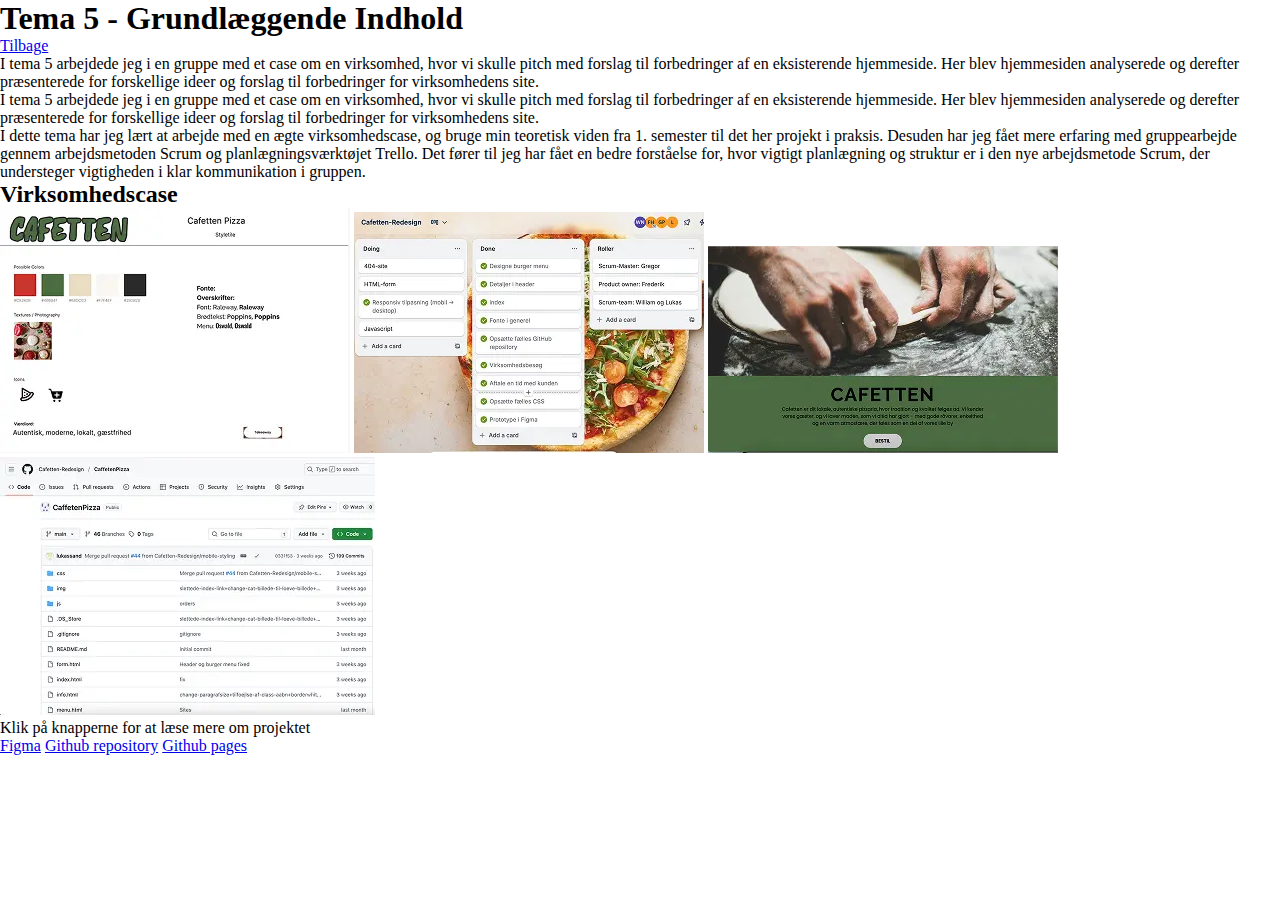
<file: html/temafem.html>
<!DOCTYPE html>
<html lang="da">
  <head>
    <title>Tema 5</title>
    <meta charset="UTF-8" />
    <meta name="viewport" content="width=device-width, initial-scale=1.0" />
    <meta name="robots" content="noindex" />
    <link rel="stylesheet" href="css/index.css" />
    <link rel="stylesheet" href="css/portfolio.css" />
    <link rel="stylesheet" href="css/ommig.css" />
    <link rel="stylesheet" href="css/kontakt.css" />
    <link rel="stylesheet" href="css/temato.css" />
    <link rel="stylesheet" href="css/tematre.css" />
    <link rel="stylesheet" href="css/temafire.css" />
    <link rel="stylesheet" href="css/temafem.css" />
    <link rel="preconnect" href="https://fonts.googleapis.com" />
    <link rel="preconnect" href="https://fonts.gstatic.com" crossorigin />
    <link
      href="https://fonts.googleapis.com/css2?family=Raleway:ital,wght@0,100..900;1,100..900&display=swap"
      rel="stylesheet"
    />
    <link rel="preconnect" href="https://fonts.googleapis.com" />
    <link rel="preconnect" href="https://fonts.gstatic.com" crossorigin />
    <link
      href="https://fonts.googleapis.com/css2?family=Inter:ital,opsz,wght@0,14..32,100..900;1,14..32,100..900&display=swap"
      rel="stylesheet"
    />
  </head>
  <body>
    <main>
      <section class="undersidefem">
        <h1>Tema 5 - Grundlæggende Indhold</h1>
        <a href="portfolio.html" class="tilbagebutton">Tilbage</a>
      </section>

      <section class="undersidefem-indhold">
        <p>
          I tema 5 arbejdede jeg i en gruppe med et case om en virksomhed, hvor
          vi skulle pitch med forslag til forbedringer af en eksisterende
          hjemmeside. Her blev hjemmesiden analyserede og derefter præsenterede
          for forskellige ideer og forslag til forbedringer for virksomhedens
          site.
        </p>

        <p>
          I tema 5 arbejdede jeg i en gruppe med et case om en virksomhed, hvor
          vi skulle pitch med forslag til forbedringer af en eksisterende
          hjemmeside. Her blev hjemmesiden analyserede og derefter præsenterede
          for forskellige ideer og forslag til forbedringer for virksomhedens
          site.
        </p>

        <p>
          I dette tema har jeg lært at arbejde med en ægte virksomhedscase, og
          bruge min teoretisk viden fra 1. semester til det her projekt i
          praksis. Desuden har jeg fået mere erfaring med gruppearbejde gennem
          arbejdsmetoden Scrum og planlægningsværktøjet Trello. Det fører til
          jeg har fået en bedre forståelse for, hvor vigtigt planlægning og
          struktur er i den nye arbejdsmetode Scrum, der understeger vigtigheden
          i klar kommunikation i gruppen.
        </p>
      </section>

      <section class="virksomhedscase">
        <h2>Virksomhedscase</h2>
        <img src="imgs/cafettenfigma.webp" alt="cafettebillede" />
        <img src="imgs/cafettenrepository.webp" alt="cafettebillede" />
        <img src="imgs/cafettenpages.webp" alt="cafettebillede" />
        <img src="imgs/repository.webp" alt="cafettebillede" />
        <p>Klik på knapperne for at læse mere om projektet</p>
      </section>

      <section class="virksomhedscase-buttons">
        <a
          href="https://www.figma.com/board/QLgu4g89pFCNJ25cmob69Q/Visuelt-udtryk?node-id=0-1&t=FUlMPmECZ1l51eqk-1"
          target="_blank"
          >Figma</a
        >
        <a
          href="https://github.com/Cafetten-Redesign/CaffetenPizza "
          target="_blank"
          >Github repository</a
        >
        <a
          href="https://cafetten-redesign.github.io/CaffetenPizza/ "
          target="_blank"
          >Github pages</a
        >
      </section>
    </main>
  </body>
</html>
</file>
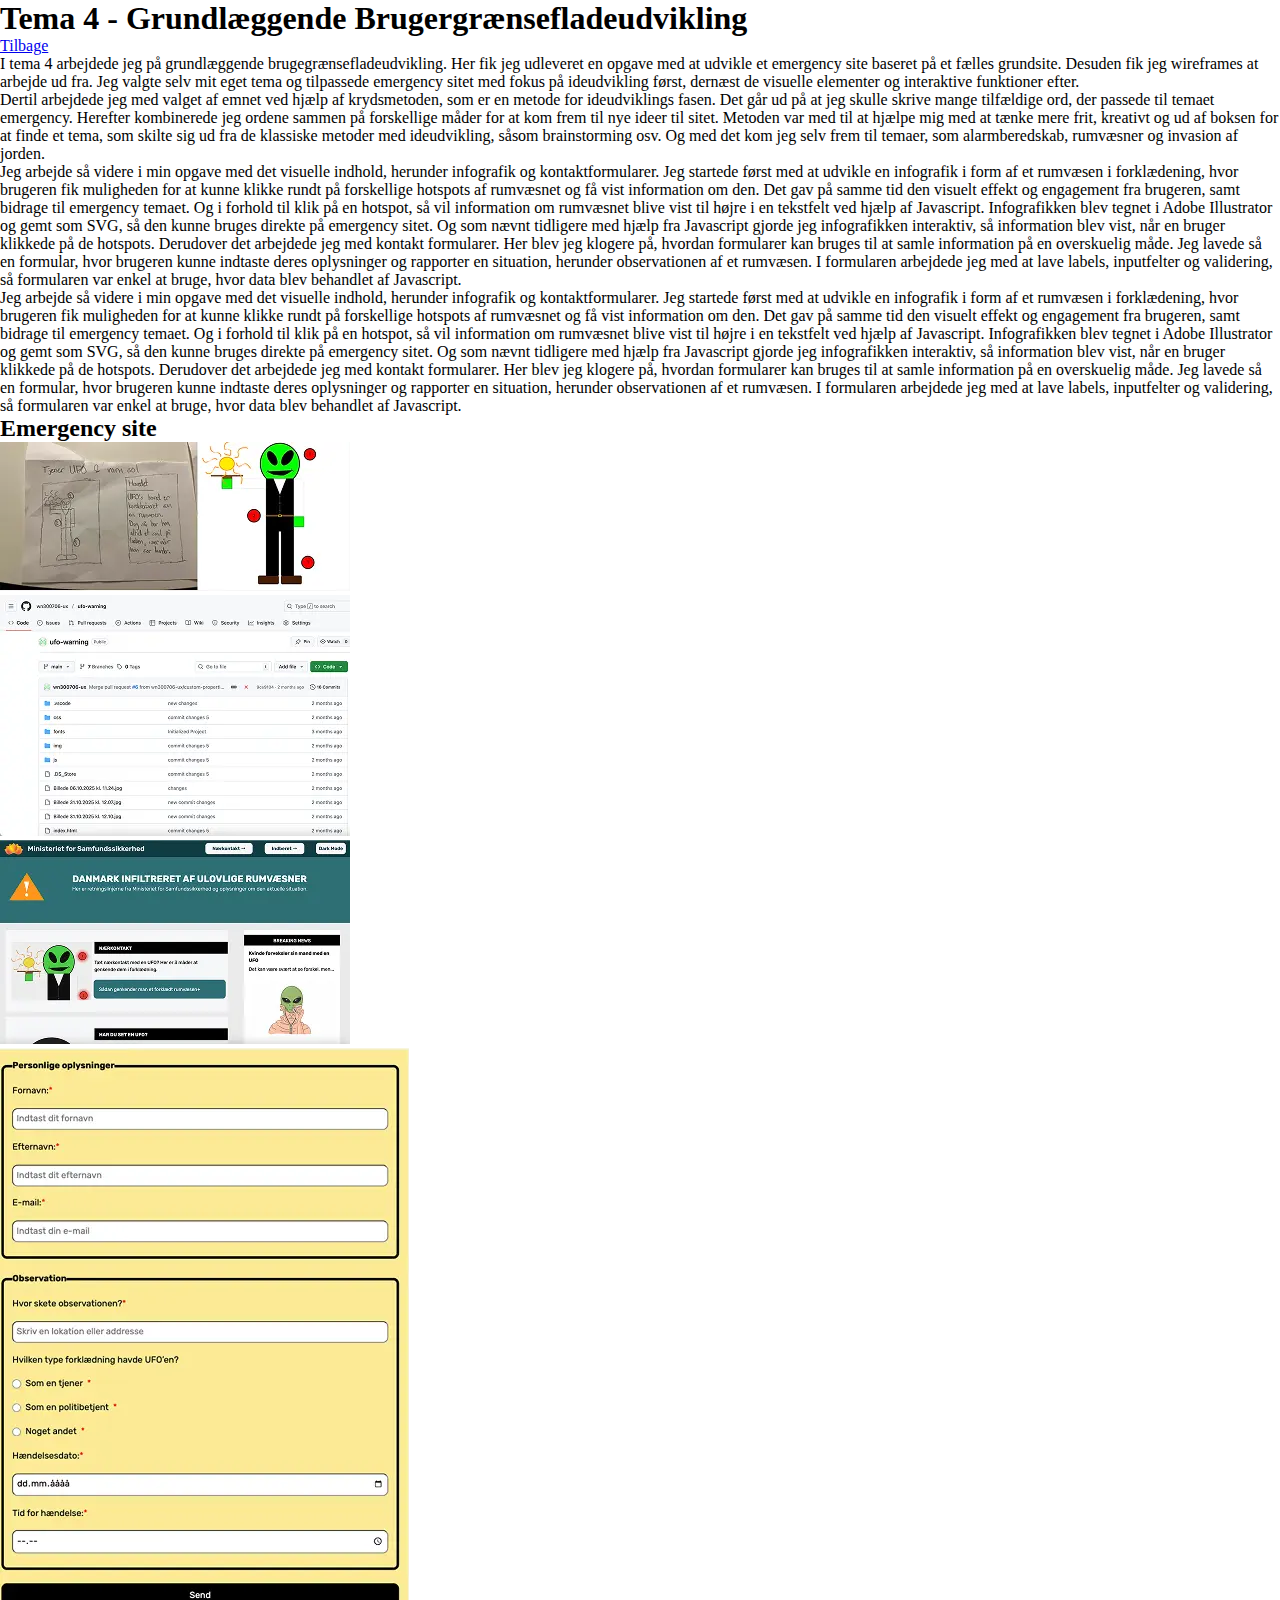
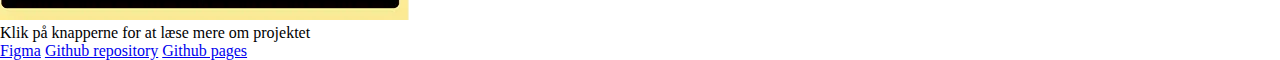
<file: html/temafire.html>
<!DOCTYPE html>
<html lang="da">
  <head>
    <title>Tema 4</title>
    <meta charset="UTF-8" />
    <meta name="viewport" content="width=device-width, initial-scale=1.0" />
    <meta name="robots" content="noindex" />
    <link rel="stylesheet" href="css/index.css" />
    <link rel="stylesheet" href="css/portfolio.css" />
    <link rel="stylesheet" href="css/ommig.css" />
    <link rel="stylesheet" href="css/kontakt.css" />
    <link rel="stylesheet" href="css/temato.css" />
    <link rel="stylesheet" href="css/tematre.css" />
    <link rel="stylesheet" href="css/temafire.css" />
    <link rel="stylesheet" href="css/temafem.css" />
    <link rel="preconnect" href="https://fonts.googleapis.com" />
    <link rel="preconnect" href="https://fonts.gstatic.com" crossorigin />
    <link
      href="https://fonts.googleapis.com/css2?family=Raleway:ital,wght@0,100..900;1,100..900&display=swap"
      rel="stylesheet"
    />
    <link rel="preconnect" href="https://fonts.googleapis.com" />
    <link rel="preconnect" href="https://fonts.gstatic.com" crossorigin />
    <link
      href="https://fonts.googleapis.com/css2?family=Inter:ital,opsz,wght@0,14..32,100..900;1,14..32,100..900&display=swap"
      rel="stylesheet"
    />
  </head>
  <body>
    <main>
      <section class="undersidefire">
        <h1>Tema 4 - Grundlæggende Brugergrænsefladeudvikling</h1>
        <a href="portfolio.html" class="tilbagebutton">Tilbage</a>
      </section>

      <section class="undersidefire-indhold">
        <p>
          I tema 4 arbejdede jeg på grundlæggende brugegrænsefladeudvikling. Her
          fik jeg udleveret en opgave med at udvikle et emergency site baseret
          på et fælles grundsite. Desuden fik jeg wireframes at arbejde ud fra.
          Jeg valgte selv mit eget tema og tilpassede emergency sitet med fokus
          på ideudvikling først, dernæst de visuelle elementer og interaktive
          funktioner efter.
        </p>

        <p>
          Dertil arbejdede jeg med valget af emnet ved hjælp af krydsmetoden,
          som er en metode for ideudviklings fasen. Det går ud på at jeg skulle
          skrive mange tilfældige ord, der passede til temaet emergency.
          Herefter kombinerede jeg ordene sammen på forskellige måder for at kom
          frem til nye ideer til sitet. Metoden var med til at hjælpe mig med at
          tænke mere frit, kreativt og ud af boksen for at finde et tema, som
          skilte sig ud fra de klassiske metoder med ideudvikling, såsom
          brainstorming osv. Og med det kom jeg selv frem til temaer, som
          alarmberedskab, rumvæsner og invasion af jorden.
        </p>

        <p>
          Jeg arbejde så videre i min opgave med det visuelle indhold, herunder
          infografik og kontaktformularer. Jeg startede først med at udvikle en
          infografik i form af et rumvæsen i forklædening, hvor brugeren fik
          muligheden for at kunne klikke rundt på forskellige hotspots af
          rumvæsnet og få vist information om den. Det gav på samme tid den
          visuelt effekt og engagement fra brugeren, samt bidrage til emergency
          temaet. Og i forhold til klik på en hotspot, så vil information om
          rumvæsnet blive vist til højre i en tekstfelt ved hjælp af Javascript.
          Infografikken blev tegnet i Adobe Illustrator og gemt som SVG, så den
          kunne bruges direkte på emergency sitet. Og som nævnt tidligere med
          hjælp fra Javascript gjorde jeg infografikken interaktiv, så
          information blev vist, når en bruger klikkede på de hotspots.
          Derudover det arbejdede jeg med kontakt formularer. Her blev jeg
          klogere på, hvordan formularer kan bruges til at samle information på
          en overskuelig måde. Jeg lavede så en formular, hvor brugeren kunne
          indtaste deres oplysninger og rapporter en situation, herunder
          observationen af et rumvæsen. I formularen arbejdede jeg med at lave
          labels, inputfelter og validering, så formularen var enkel at bruge,
          hvor data blev behandlet af Javascript.
        </p>

        <p>
          Jeg arbejde så videre i min opgave med det visuelle indhold, herunder
          infografik og kontaktformularer. Jeg startede først med at udvikle en
          infografik i form af et rumvæsen i forklædening, hvor brugeren fik
          muligheden for at kunne klikke rundt på forskellige hotspots af
          rumvæsnet og få vist information om den. Det gav på samme tid den
          visuelt effekt og engagement fra brugeren, samt bidrage til emergency
          temaet. Og i forhold til klik på en hotspot, så vil information om
          rumvæsnet blive vist til højre i en tekstfelt ved hjælp af Javascript.
          Infografikken blev tegnet i Adobe Illustrator og gemt som SVG, så den
          kunne bruges direkte på emergency sitet. Og som nævnt tidligere med
          hjælp fra Javascript gjorde jeg infografikken interaktiv, så
          information blev vist, når en bruger klikkede på de hotspots.
          Derudover det arbejdede jeg med kontakt formularer. Her blev jeg
          klogere på, hvordan formularer kan bruges til at samle information på
          en overskuelig måde. Jeg lavede så en formular, hvor brugeren kunne
          indtaste deres oplysninger og rapporter en situation, herunder
          observationen af et rumvæsen. I formularen arbejdede jeg med at lave
          labels, inputfelter og validering, så formularen var enkel at bruge,
          hvor data blev behandlet af Javascript.
        </p>
      </section>

      <section class="emergency-site">
        <h2>Emergency site</h2>

        <div class="grid-fem">
          <div class="grid-boks">
            <img src="imgs/emergencysitefigma.webp" alt="emnesitebillede" />
          </div>
          <div class="grid-boks">
            <img
              src="imgs/emergencysiterepository.webp"
              alt="emnesitebillede"
            />
          </div>
          <div class="grid-boks">
            <img src="imgs/emergencysitepages.webp" alt="emnesitebillede" />
          </div>
          <div class="grid-boks">
            <img src="imgs/formular.webp" alt="emnesitebillede" />
          </div>
        </div>

        <p>Klik på knapperne for at læse mere om projektet</p>
      </section>

      <section class="emergency-site-buttons">
        <a
          href="https://www.figma.com/design/7NeZ6WRSSu4zd2EPvDCKWP/Emergency---projekt-RIGTIG?node-id=0-1&t=sUwbqmaPQDhSe8sj-1"
          target="_blank"
          >Figma</a
        >
        <a href="https://github.com/wn300706-ux/ufo-warning" target="_blank"
          >Github repository</a
        >
        <a href="https://wn300706-ux.github.io/ufo-warning/ " target="_blank"
          >Github pages</a
        >
      </section>
    </main>
  </body>
</html>
</file>
<file: css/index.css>
/* Start på Startindstillinger */

* {
  margin: 0; /* Fjerner margin fra alle elementer */
  padding: 0; /* Fjerner padding fra alle elementer */
  box-sizing: border-box;
}

/* Slut på Startindstillinger */

/* Start på key */

main {
  padding: 1rem; /* Tilføjer lidt indvending luft til hele main */
}

body {
  font-family: "Raleway", "Inter", sans-serif; /* Fonte til hele siden */
  background-color: #efe3d7;
  color: black;
  line-height: 1.8;
}

.logo img {
  width: 60px;
  height: 60px;
  margin-top: 0.5rem; /* Lidt over luft over logoet */
}

/* Slut på key */

/* Start på mobilførst */

/* Start på header og nav */

header {
  display: flex; /* Flexboks til layout af logo og menu */
  justify-content: space-between; /* Logo skal stå til venstre og menu skal stå til højre */
  align-items: center; /* Placere i midten lodret */
  padding: 0.5rem;
  background-color: #5c4033;
}

nav ul {
  display: flex; /* Sætter menu som en række */
  flex-direction: row;
  gap: 1.5rem; /* Aftstand mellem menupunkter */
  list-style: none;
  margin-right: 0.5rem;
}

nav a {
  text-decoration: none;
  color: white;
  font-weight: 600;
}

/* Slut på header og nav */

/* Start på section om velkommen */

.velkommen h1 {
  font-size: 44px;
  line-height: 1.2;
  width: 314px;
  margin-top: 3.5rem;
}

.velkommen p {
  margin-top: 3rem;
  width: 350px;
  line-height: 1.8;
  margin-bottom: 3.5rem;
  font-size: 18px;
}

/* Slut på section om velkommen */

/* Start på section om hvad kan du */

.hvadkandu h2 {
  font-size: 35.5px;
  line-height: 1.2;
  text-align: center;
  margin-bottom: 1rem;
  font-weight: bold;
}

.hvadkandu p {
  text-align: center;
  line-height: 2;
  margin-bottom: 3rem;
  font-size: 18px;
}

/* Slut på section om hvad kan du */

/* Start på sections om temaer */

.tematoogtre,
.temafireogfem {
  display: flex;
  flex-direction: column;
  gap: 3rem;
}

article {
  text-align: left;
}

article h2 {
  font-size: 24px;
  margin-top: 1.5rem;
  margin-bottom: 0.5rem;
}

article p {
  font-size: 18px;
  margin-bottom: 3rem;
}

article img {
  width: 400px;
  height: 400px;
  border-radius: 10px;
  margin-right: 2rem;
}

/* Slut på sections om temaer */

/* Start på se mere buttons */

.semerebutton {
  display: inline-block;
  background-color: #5c4033;
  color: white;
  text-decoration: none;
  padding: 0.8rem;
  border-radius: 10px;
  width: 100%;
  font-weight: 500;
}

.semerebutton:hover {
  background-color: #d3d3d3;
  color: white;
}

.semerebuttonto {
  display: inline-block;
  background-color: #5c4033;
  color: white;
  text-decoration: none;
  padding: 0.8rem;
  border-radius: 10px;
  width: 100%;
  font-weight: 500;
}

.semerebuttontre {
  display: inline-block;
  background-color: #5c4033;
  color: white;
  text-decoration: none;
  padding: 0.8rem;
  border-radius: 10px;
  width: 100%;
  font-weight: 500;
}

.semerebuttonfem {
  display: inline-block;
  background-color: #5c4033;
  color: white;
  text-decoration: none;
  padding: 0.8rem;
  border-radius: 10px;
  width: 100%;
  font-weight: 500;
}

/* Slut på se mere buttons */

/* Start på desktop */

@media (min-width: 768px) {
  main {
    margin: 0 auto; /* Placerer main i midten */
    padding: 2rem;
  }

  /* Start på billede kontrol */

  .temato img {
    width: 550px !important;
    height: 500px !important;
  }

  .tematre img {
    width: 550px !important;
    height: 500px !important;
  }

  .temafem img {
    width: 550px !important;
    height: 500px !important;
  }

  .temafire img {
    width: 550px !important;
    height: 500px !important;
  }

  /* Slut på billede kontrol */

  /* Start på velkomme */

  .velkommen h1 {
    font-size: 59px;
    text-align: left;
    width: 1000px;
    margin-top: 10rem;
    padding: 2rem;
  }

  .velkommen p {
    font-size: 20px;
    text-align: left;
    width: 700px;
    padding: 2rem;
  }

  /* Slut på velkomme */

  /* Start på hvad kan du */

  .hvadkandu {
    margin-top: 10rem;
  }

  .hvadkandu h2 {
    font-size: 36px;
    margin-top: 13.5rem;
  }

  .hvadkandu p {
    font-size: 20px;
    width: 716px;
    margin: auto; /*Den fordeler plads på begge sider */
  }

  /* Slut på hvad kan du */

  /* Start på tema 2 & 3 */

  .tematoogtre {
    display: grid !important;
    grid-template-columns: 1fr 1fr !important; /* To kolonner */
    gap: 5rem !important; /* Afstand mellem rækker og kolonner */
    margin-top: 10rem !important;
  }

  .tematoogtre article {
    display: flex;
    flex-direction: column;
    gap: 2rem;
    width: 550px;
    padding-left: 3.5rem;
  }

  .tematoogtre article p {
    margin-top: auto;
  }

  .temato h2 {
    font-size: 21.5px;
    width: 550px;
  }

  .temato p {
    font-size: 20px;
    width: 550px;
    margin-bottom: 5.3rem !important;
  }

  .tematre h2 {
    font-size: 21.5px;
    width: 550px;
  }

  .tematre p {
    font-size: 20px;
    width: 550px;
  }

  /* Slut på tema 2 & 3 */

  /* Start på tema 4 & 5 */

  .temafireogfem article {
    display: flex;
    flex-direction: column;
    gap: 2rem;
    width: 550px;
    padding-left: 3.5rem;
  }

  .temafireogfem {
    display: grid !important;
    grid-template-columns: 1fr 1fr !important;
    gap: 5rem !important;
    margin-top: 10rem !important;
  }

  .temafireogfem article p {
    margin-top: auto;
  }

  .temafire h2 {
    font-size: 21.5px;
    width: 560px;
  }

  .temafire p {
    font-size: 20px;
    width: 550px;
  }

  .temafem h2 {
    font-size: 21.5px;
    width: 550px;
  }

  .temafem p {
    font-size: 20px;
    width: 550px;
  }

  /* Slut på tema 4 & 5 */

  /* Start på buttons */

  .semerebuttonto {
    margin-bottom: 3rem !important;
  }

  .semerebutton,
  .semerebuttontre,
  .semerebuttonfem {
    margin-top: auto;
  }

  .semerebutton:hover {
    background-color: #d3d3d3;
    color: white;
  }

  .semerebuttonto:hover {
    background-color: #d3d3d3;
    color: white;
  }

  .semerebuttontre:hover {
    background-color: #d3d3d3;
    color: white;
  }

  .semerebuttonfem:hover {
    background-color: #d3d3d3;
    color: white;
  }

  /* Slut på buttons */
}
</file>
<file: css/portfolio.css>
/* Start på Startindstillinger */

* {
  margin: 0; /* Fjerner margin fra alle elementer */
  padding: 0; /* Fjerner padding fra alle elementer */
  box-sizing: border-box;
}

/* Slut på Startindstillinger */

/* Start på key */

main {
  padding: 1rem; /* Luft rundt om main */
}

body {
  font-family: "Raleway", "Inter", sans-serif;
  background-color: #efe3d7;
  color: black;
  line-height: 1.8;
}

.logo img {
  width: 60px;
  height: 60px;
  margin-top: 0.5rem;
}

/* Slut på key */

/* Start på mobilførst */

/* Start på header og nav */

header {
  display: flex; /* Flexboks til layout af logo og menu */
  justify-content: space-between; /* Logo skal stå til venstre og menu skal stå til højre */
  align-items: center; /* Placere i midten lodret */
  padding: 0.5rem;
  background-color: #5c4033;
}

nav ul {
  display: flex; /* Sætter menu som en række */
  flex-direction: row;
  gap: 1.5rem; /* Aftstand mellem menupunkter */
  list-style: none;
  margin-right: 0.5rem;
}

nav a {
  text-decoration: none;
  color: white;
  font-weight: 600;
}

/* Slut på header og nav */

/* Start på section om mit portfolio */

.headerportfolio h1 {
  font-size: 44px;
  margin-top: 3.5rem;
}

.headerportfolio p {
  margin-top: 1.5rem;
  line-height: 1.8;
  margin-bottom: 3.5rem;
  font-size: 18px;
}

/* Slut på section om mit portfolio */

/* Start på sections om temaer */

.tematoogtre,
.temafireogfem {
  display: flex;
  flex-direction: column;
  gap: 3rem;
}

article {
  text-align: left;
}

article h2 {
  font-size: 24px;
  margin-top: 1.5rem;
  margin-bottom: 0.5rem;
}

article p {
  font-size: 18px;
  margin-bottom: 3rem;
}

article img {
  width: 400px;
  height: 400px;
  border-radius: 10px;
  margin-right: 2rem;
}

/* Slut på sections om temaer */

/* Start på se mere buttons */

.semerebutton {
  display: inline-block;
  background-color: #5c4033;
  color: white;
  text-decoration: none;
  padding: 0.8rem;
  border-radius: 10px;
  width: 100%;
  font-weight: 500;
}

.semerebutton:hover {
  background-color: #d3d3d3;
  color: white;
}

.semerebuttontre {
  display: inline-block;
  background-color: #5c4033;
  color: white;
  text-decoration: none;
  padding: 0.8rem;
  border-radius: 10px;
  width: 100%;
  font-weight: 500;
  margin-bottom: 3rem;
}

.semerebuttontre:hover {
  background-color: #d3d3d3;
  color: white;
}

/* Slut på se mere buttons */

/* Slut på mobilførst */

/* Start på desktop */

@media (min-width: 768px) {
  main {
    margin: 0 auto; /* Placerer main i midten */
    padding: 2rem;
  }

  /* Start på billede kontrol */

  .temato img {
    width: 550px !important;
    height: 500px !important;
  }

  .tematre img {
    width: 550px !important;
    height: 500px !important;
  }

  .temafem img {
    width: 550px !important;
    height: 500px !important;
  }

  .temafire img {
    width: 550px !important;
    height: 500px !important;
  }

  /* Slut på billede kontrol */

  /* Start på portfolio overskrift og tekst */

  .headerportfolio h1 {
    font-size: 59px;
    text-align: left;
    width: 537px;
    margin-top: 10rem;
    padding-left: 3.5rem;
  }

  .headerportfolio p {
    font-size: 20px;
    text-align: left;
    width: 594px;
    padding-left: 3.5rem;
  }

  /* Slut på portfolio overskrift og tekst */

  /* Start på tema 2 & 3 */

  .tematoogtre {
    display: grid !important;
    grid-template-columns: 1fr 1fr !important; /* To kolonner */
    gap: 5rem !important; /* Afstand mellem rækker og kolonner */
    margin-top: 10rem !important;
  }

  .tematoogtre article {
    display: flex;
    flex-direction: column;
    gap: 2rem;
    width: 550px;
    padding-left: 3.5rem;
  }

  .tematoogtre article p {
    margin-top: auto;
  }

  .temato h2 {
    font-size: 21.5px;
    width: 550px;
  }

  .temato p {
    font-size: 20px;
    width: 550px;
    margin-bottom: 5.3rem !important;
  }

  .tematre h2 {
    font-size: 21.5px;
    width: 550px;
  }

  .tematre p {
    font-size: 20px;
    width: 550px;
  }

  /* Slut på tema 2 & 3 */

  /* Start på tema 4 & 5 */

  .temafireogfem article {
    display: flex;
    flex-direction: column;
    gap: 2rem;
    width: 550px;
    padding-left: 3.5rem;
  }

  .temafireogfem {
    display: grid !important;
    grid-template-columns: 1fr 1fr !important;
    gap: 5rem !important;
    margin-top: 10rem !important;
  }

  .temafireogfem article p {
    margin-top: auto;
  }

  .temafire h2 {
    font-size: 21.5px;
    width: 560px;
  }

  .temafire p {
    font-size: 20px;
    width: 550px;
  }

  .temafem h2 {
    font-size: 21.5px;
    width: 550px;
  }

  .temafem p {
    font-size: 20px;
    width: 550px;
  }

  /* Slut på tema 4 & 5 */

  /* Start på buttons */

  .semerebuttonto {
    margin-bottom: 3rem !important;
  }

  .semerebutton,
  .semerebuttontre,
  .semerebuttonfem {
    margin-top: auto;
  }

  /* Slut på buttons */
}
</file>
<file: css/ommig.css>
/* Start på Startindstillinger */

* {
  margin: 0; /* Fjerner margin fra alle elementer */
  padding: 0; /* Fjerner padding fra alle elementer */
  box-sizing: border-box;
}

/* Slut på Startindstillinger */

/* Start på key */

main {
  padding: 1rem; /* Luft rundt om main */
}

body {
  font-family: "Raleway", "Inter", sans-serif;
  background-color: #efe3d7;
  color: black;
  line-height: 1.8;
}

.logo img {
  width: 60px;
  height: 60px;
  margin-top: 0.5rem;
}

/* Slut på key */

/* Start på mobilførst */

/* Start på header og nav */

header {
  display: flex; /* Flexboks til layout af logo og menu */
  justify-content: space-between; /* Logo skal stå til venstre og menu skal stå til højre */
  align-items: center; /* Placere i midten lodret */
  padding: 0.5rem;
  background-color: #5c4033;
}

nav ul {
  display: flex; /* Sætter menu som en række */
  flex-direction: row;
  gap: 1.5rem; /* Aftstand mellem menupunkter */
  list-style: none;
  margin-right: 0.5rem;
}

nav a {
  text-decoration: none;
  color: white;
  font-weight: 600;
}

/* Slut på header og nav */

/* Start på om mig section*/

.ommig h1 {
  margin-top: 2rem;
  font-size: 44px;
  text-align: center;
}

/* Start på om mig indhold */

.ommig-indhold {
  display: flex;
  flex-direction: column;
  align-items: center; /* I midten men lodret */
  gap: 2rem; /* Luft mellem elementer*/
}

.ommig-indhold img {
  width: 400px;
  height: 450px;
  border-radius: 10px;
  margin-top: 2.5rem;
  margin-bottom: 1.5rem;
}

.ommig-indhold p {
  width: 400px;
  font-size: 18px;
  text-align: left;
}

/* Slut på om mig indhold */

/* Start på uddannelse section */

.uddannelse h1 {
  margin-top: 2rem;
  margin-bottom: 2.5rem;
  font-size: 44px;
  text-align: center;
}

/* Slut på uddannelse section */

/* Start på uddannelse indhold */

.uddannelse-indhold {
  display: flex;
  flex-direction: column;
  align-items: center;
  gap: 2rem;
}

.uddannelse-indhold img {
  width: 400px;
  height: 450px;
  border-radius: 10px;
  margin-top: 0.5rem;
}

.uddannelse-indhold p {
  width: 400px;
  font-size: 18px;
  text-align: left;
  margin-top: 1.5rem;
}

/* Slut på uddannelse indhold */

/* Start på erhvervserfaring section */

.erhvervserfaring h1 {
  margin-top: 2rem;
  margin-bottom: 2.5rem;
  font-size: 44px;
  text-align: center;
}

/* Slut på erhvervserfaring section */

/* Start på erhvervserfaring indhold */

.erhvervserfaring-indhold {
  display: flex;
  flex-direction: column;
  align-items: center;
  gap: 2rem;
}

.erhvervserfaring-indhold img {
  width: 400px;
  height: 450px;
  border-radius: 10px;
  margin-top: 0.5rem;
}

.erhvervserfaring-indhold p {
  width: 400px;
  font-size: 18px;
  text-align: left;
  margin-top: 1.5rem;
}

/* Slut på erhvervserfaring indhold */

/* Slut på mobilførst */

/* Start på desktop */

@media (min-width: 768px) {
  main {
    margin: 0 auto; /* Placerer main i midten */
    padding: 2rem;
  }

  /* Start på om mig */

  .ommig {
    margin-top: 7rem;
    margin-left: 10rem;
    padding-left: 3.5rem;
  }

  .ommig h1 {
    font-size: 59px;
    margin-left: 3.5rem;
    margin-bottom: 4rem;
    height: 48px;
  }

  .ommig-indhold {
    display: grid;
    grid-template-columns: 1fr 1fr;
    column-gap: 4rem; /* Afstand mellem kolonner */
    align-items: start; /* Lægger indholdet i toppen og starter derfra */
    max-width: 1050px;
    margin: 0 auto; /* Ingen margin top eller bund, men auto til venstre og højre */
  }

  .ommig-indhold img {
    width: 580px;
    height: 700px;
    grid-column: 1; /* Placeres først i kolonne */
    margin-left: -15rem;
    margin-top: 4rem;
    grid-row: 1 / span 3; /* Bruger 3 rækker i højden */
  }

  .ommig p {
    font-size: 20px;
    margin-bottom: 1rem;
    margin-left: 3.5rem;
    grid-column: 2; /* Tekst i den anden kolonne, som nævnt tidligere oven over */
    text-align: justify;
    width: 594px;
  }
  /* Slut på om mig */

  /* Start på uddannelse */

  .uddannelse {
    margin-top: 5rem;
    margin-right: 10rem;
    padding: 3.5rem;
  }

  .uddannelse h1 {
    font-size: 59px;
    margin-left: -51.5rem;
    height: 48px;
  }

  .uddannelse-indhold {
    display: grid;
    grid-template-columns: 1fr 1fr;
    column-gap: 4rem;
    align-items: start;
    max-width: 1050px;
    margin: 0 auto;
  }

  .uddannelse-indhold img {
    width: 580px;
    height: 550px;
    grid-column: 2;
    margin-left: 1.5rem;
    margin-top: 1.5rem;
    grid-row: 1 / span 3;
  }

  .uddannelse-indhold p {
    font-size: 20px;
    margin-bottom: 1rem;
    grid-column: 1;
    text-align: justify;
    justify-self: start;
    width: 594px;
    margin-left: -2rem;
  }

  /* Slut på uddannelse */

  /* Start på erhvervserfaring */

  .erhvervserfaring {
    margin-top: 5rem;
    margin-left: 10rem;
    padding-left: 3.5rem;
  }

  .erhvervserfaring h1 {
    font-size: 59px;
    margin-left: 20rem;
    margin-bottom: 4rem;
    height: 48px;
  }

  .erhvervserfaring-indhold {
    display: grid;
    grid-template-columns: 350px 1fr;
    column-gap: 4rem;
    align-items: start;
    max-width: 1050px;
    margin: 0 auto;
  }

  .erhvervserfaring-indhold img {
    width: 580px;
    height: 550px;
    grid-column: 1;
    margin-left: -13.5rem;
    margin-top: 2rem;
    grid-row: 1 / span 3;
  }

  .erhvervserfaring p {
    font-size: 20px;
    margin-bottom: 1rem;
    margin-left: 3.5rem;
    grid-column: 2;
    text-align: justify;
    width: 594px;
  }
}
</file>
<file: css/kontakt.css>
/* Start på Startindstillinger */

* {
  margin: 0; /* Fjerner margin fra alle elementer */
  padding: 0; /* Fjerner padding fra alle elementer */
  box-sizing: border-box;
}

/* Slut på Startindstillinger */

/* Start på key */

main {
  padding: 1rem; /* Luft rundt om main */
}

body {
  font-family: "Raleway", "Inter", sans-serif;
  background-color: #efe3d7;
  color: black;
  line-height: 1.8;
}

.logo img {
  width: 60px;
  height: 60px;
  margin-top: 0.5rem;
}

/* Slut på key */

/* Start på mobilførst */

/* Start på header og nav */

header {
  display: flex; /* Flexboks til layout af logo og menu */
  justify-content: space-between; /* Logo skal stå til venstre og menu skal stå til højre */
  align-items: center; /* Placere i midten lodret */
  padding: 0.5rem;
  background-color: #5c4033;
}

nav ul {
  display: flex; /* Sætter menu som en række */
  flex-direction: row;
  gap: 1.5rem; /* Aftstand mellem menupunkter */
  list-style: none;
  margin-right: 0.5rem;
}

nav a {
  text-decoration: none;
  color: white;
  font-weight: 600;
}

/* Slut på header og nav */

/* Start på kontakt overskrift og kontakt tekst */

main h1 {
  font-size: 44px;
  margin-top: 2.5rem;
}

#form-info p {
  font-size: 18px;
  margin-top: 2rem;
}

/* Slut på kontakt overskrift og kontakt tekst */

/* Start på kontakt formular */

form {
  background-color: #efe3d7;
  padding: 0rem; /* Fjerner alt indvendig luft */
}

.form-group {
  display: flex; /* Flexboks til label og input */
  flex-direction: column;
  gap: 2rem; /* Afstanden mellem felter */
}

label {
  font-size: 22px;
  font-weight: normal;
}

fieldset {
  border: none; /* Fjerner den grå kant */
}

input {
  background-color: white;
  border-radius: 10px;
  padding: 1rem;
}

textarea {
  width: 100%;
  height: 520px;
}

input,
textarea {
  font-size: 16px;
  border-radius: 10px;
  border: 1px solid black;
}

button {
  border: 1px solid #5c4033;
  background-color: #5c4033;
  color: #fff;
  border-radius: 10px;
  width: 180px;
  height: 50px;
  margin-top: 3rem;
  font-weight: bold;
  font-size: 16px;
}

form {
  accent-color: royalblue;
}

:focus-visible {
  outline: 2px solid royalblue; /* Når man trykker ind i et felt */
  outline-offset: 1px; /* Flytter kanten med 1px ud fra feltet */
}

button:hover {
  outline: 2px solid lightgrey;
  outline-offset: 1px;
}

button:active {
  outline: 2px solid lightgrey;
  outline-offset: 1px;
}

/* Slut på kontakformular */

/* Slut på mobilførst */

/* Start på desktop */

@media (min-width: 768px) {
  main {
    margin: 0 auto; /* Placerer main i midten */
    padding: 2rem;
  }

  /* Start på overskrift */

  main h1 {
    font-size: 59px;
    margin-top: 7rem;
    padding-left: 2rem;
  }

  /* Slut på overskrift */

  /* Start på section, herunder paragraf, label, form = indtast + send, input, textarea, button hover */

  #form-section {
    gap: 4rem;
  }

  #form-info p {
    margin-top: 3rem;
    font-size: 20px;
    line-height: 1.7;
    padding-left: 2rem;
  }

  label {
    font-size: 24px;
  }

  form {
    border-radius: 10px;
    padding: 2rem;
  }

  .form-group {
    gap: 3rem; /* Luft mellem felter */
  }

  input {
    font-size: 18px;
    border-radius: 10px;
    width: 820px;
  }

  textarea {
    font-size: 18px;
    border-radius: 10px;
    width: 820px;
    height: 400px;
  }

  button:hover {
    outline: 2px solid lightgrey;
    outline-offset: 1px;
  }

  /* Slut på section, herunder paragraf, label, form = indtast + send, input, textarea, button hover */
}
</file>
<file: css/temato.css>
/* Start på Startindstillinger */

* {
  margin: 0; /* Fjerner margin fra alle elementer */
  padding: 0; /* Fjerner padding fra alle elementer */
  box-sizing: border-box;
}

/* Slut på Startindstillinger */

/* Start på key */

main {
  padding: 1rem; /* Luft rundt om main */
}

body {
  font-family: "Raleway", "Inter", sans-serif;
  background-color: #efe3d7;
  color: black;
  line-height: 1.8;
}

/* Slut på key */

/* Start på mobilførst */

/* Start på overskriftet og tilbage button */

.undersideto {
  display: flex; /* Flexboks til layout */
  justify-content: space-between; /* Overskrift er til venstre og button er til højre */
  align-items: center; /* Placere i midten lodret */
}

.undersideto h1 {
  font-size: 18.5px;
  margin-top: 1rem;
}

.tilbagebutton {
  display: flex; /* Flex til både button og tekst */
  flex-direction: row;
  gap: 1.5rem; /* Afstanden mellem button og tekst */
  margin-top: 0.8rem;
  color: black;
  font-weight: 700;
}

/* Slut på overskriftet og tilbage button */

/* Start på tema indhold */

.undersideto-indhold p {
  font-size: 16px;
  margin-top: 2rem;
  margin-bottom: 3rem;
}

/* Slut på tema indhold */

/* Start på mobilsite screenshots, indhold og buttons */

.mobilsite-version-et {
  margin-top: 1rem;
}

.mobilsite-version-et h2 {
  font-size: 18px;
  margin-bottom: 3rem;
}

.mobilsite-version-et img {
  display: flex;
  flex-direction: column;
  width: 100%;
  height: auto;
  border-radius: 10px;
  margin-bottom: 2.5rem;
}

.mobilsite-version-et p {
  margin-top: 4rem;
  margin-bottom: 4rem;
  font-weight: bold;
  text-align: center;
}

.mobilsite-version-et-buttons a {
  display: inline-block;
  background-color: #5c4033;
  color: white;
  text-decoration: none;
  border-radius: 10px;
  font-weight: 600;
  font-size: 17px;
  width: 150px;
  height: 40px;
  text-align: center;
}

.mobilsite-version-et-buttons {
  display: flex;
  flex-direction: column;
  gap: 3.5rem;
  align-items: center;
}

/* Slut på mobilsite screenshots, indhold og buttons */

/* Start på website product (mobilsite version2) screenshots, indhold og buttons */

.website-product-version-to {
  margin-top: 1rem;
}

.website-product-version-to h2 {
  font-size: 18px;
  margin-top: 8rem;
  margin-bottom: 3rem;
}

.website-product-version-to img {
  display: flex;
  flex-direction: column;
  width: 100%;
  height: auto;
  border-radius: 10px;
  margin-bottom: 2.5rem;
}

.website-product-version-to p {
  margin-top: 4rem;
  margin-bottom: 4rem;
  font-weight: bold;
  text-align: center;
}

.website-product-version-to-buttons a {
  display: inline-block;
  background-color: #5c4033;
  color: white;
  text-decoration: none;
  border-radius: 10px;
  font-weight: 600;
  font-size: 17px;
  width: 150px;
  height: 40px;
  text-align: center;
}

.website-product-version-to-buttons {
  display: flex;
  flex-direction: column;
  gap: 3.5rem;
  align-items: center;
}

/* Slut på website product (mobilsite version2) screenshots, indhold og buttons */

/* Slut på mobilførst */

/* Start på desktop */

@media (min-width: 768px) {
  main {
    margin: 0 auto; /* Placerer main i midten */
    padding: 2rem;
  }

  /* Start på overskrift og tilbageknap */

  .undersideto {
    display: flex;
    justify-content: space-between;
    margin-bottom: 3rem;
  }

  .undersideto h1 {
    font-size: 40px;
    padding-left: 1rem;
  }

  .tilbagebutton {
    font-size: 20px;
  }

  /* Slut på overskrift og tilbageknap */

  /* Start på tema 2 indhold */

  .undersideto-indhold p {
    font-size: 18px;
    line-height: 1.7;
    margin-bottom: 2rem;
    width: 1214px;
    padding-left: 1.3rem;
  }

  /* Slut på tema 2 indhold */

  /* Start på mobilsite version 1 og div grid */

  .mobilsite-version-et h2 {
    font-size: 24px;
    margin-top: 5rem;
    margin-bottom: 2rem;
    padding-left: 1.3rem;
  }

  .grid-fem {
    display: grid;
    grid-template-columns: 1fr 1fr 1fr; /* Tre kolonner */
    gap: 1rem; /* Afstand mellem billederne */
    padding-left: 1.3rem;
  }

  .grid-boks img {
    width: 400px;
    height: 400px;
    border-radius: 10px;
  }

  .mobilsite-version-et p {
    font-size: 20px;
  }

  .mobilsite-version-et-buttons {
    display: flex;
    flex-direction: row;
    justify-content: center;
    gap: 5rem;
  }

  /* Slut på mobilsite version 1 og div grid */

  /* Start på website product version 2 og div grid */

  .website-product-version-to h2 {
    font-size: 24px;
    margin-bottom: 2rem;
    padding-left: 1.3rem;
    margin-top: 10rem;
  }

  .website-product-version-to p {
    font-size: 20px;
  }

  .website-product-version-to-buttons {
    display: flex;
    flex-direction: row;
    justify-content: center;
    gap: 5rem;
  }

  /* Slut på website product version 2 og div grid */

  /* Slut på desktop */
}
</file>
<file: css/tematre.css>
/* Start på Startindstillinger */

* {
  margin: 0; /* Fjerner margin fra alle elementer */
  padding: 0; /* Fjerner padding fra alle elementer */
  box-sizing: border-box;
}

/* Slut på Startindstillinger */

/* Start på key */

main {
  padding: 1rem; /* Luft rundt om main */
}

body {
  font-family: "Raleway", "Inter", sans-serif;
  background-color: #efe3d7;
  color: black;
  line-height: 1.8;
}

/* Slut på key */

/* Start på mobilførst */

/* Start på overskriftet og tilbage button */

.undersidetre {
  display: flex; /* Flexboks til layout */
  justify-content: space-between; /* Overskrift er til venstre og button er til højre */
  align-items: center; /* Placere i midten lodret */
}

.undersidetre h1 {
  font-size: 18.5px;
  margin-top: 1rem;
}

.tilbagebutton {
  display: flex; /* Flex til både button og tekst */
  flex-direction: row;
  gap: 1.5rem; /* Afstanden mellem button og tekst */
  margin-top: 0.8rem;
  color: black;
  font-weight: 700;
}

/* Slut på overskriftet og tilbage button */

/* Start på tema indhold */

.undersidetre-indhold p {
  font-size: 16px;
  margin-top: 2rem;
  margin-bottom: 3rem;
}

/* Slut på tema indhold */

/* Start på emnesite screenshots, indhold og buttons */

.emnesite {
  margin-top: 1rem;
}

.emnesite h2 {
  font-size: 18px;
  margin-bottom: 3rem;
}

.emnesite img {
  display: flex;
  flex-direction: column;
  width: 100%;
  height: auto;
  border-radius: 10px;
  margin-bottom: 2.5rem;
}

.emnesite p {
  margin-top: 4rem;
  margin-bottom: 4rem;
  font-weight: bold;
  text-align: center;
}

.emnesite-buttons a {
  display: inline-block;
  background-color: #5c4033;
  color: white;
  text-decoration: none;
  border-radius: 10px;
  font-weight: 600;
  font-size: 17px;
  width: 150px;
  height: 40px;
  text-align: center;
}

.emnesite-buttons {
  display: flex;
  flex-direction: column;
  gap: 3.5rem;
  align-items: center;
}

/* Slut på emnesite screenshots, indhold og buttons */

/* Slut på mobilførst */

/* Start på desktop */

@media (min-width: 768px) {
  main {
    margin: 0 auto; /* Placerer main i midten */
    padding: 2rem;
  }

  /* Start på overskrift og tilbageknap */

  .undersidetre {
    display: flex;
    justify-content: space-between;
    margin-bottom: 3rem;
  }

  .undersidetre h1 {
    font-size: 40px;
    padding-left: 1rem;
  }

  .tilbagebutton {
    font-size: 20px;
  }

  /* Slut på overskrift og tilbageknap */

  /* Start på tema 3 indhold */

  .undersidetre-indhold p {
    font-size: 18px;
    line-height: 1.7;
    margin-bottom: 2rem;
    width: 1214px;
    padding-left: 1.3rem;
  }

  /* Slut på tema 3 indhold */

  /* Start på emnesite og div grid */

  .emnesite h2 {
    font-size: 24px;
    margin-top: 5rem;
    margin-bottom: 3rem;
    margin-bottom: 2rem;
    padding-left: 1.3rem;
  }

  .grid-fem {
    display: grid;
    grid-template-columns: 1fr 1fr; /* To kolonner */
    gap: 1rem; /* Afstand mellem billederne */
    padding-left: 1.3rem;
  }

  .grid-boks img {
    width: 600px;
    height: 600px;
    border-radius: 10px;
  }

  .emnesite p {
    font-size: 20px;
  }

  .emnesite-buttons {
    display: flex;
    flex-direction: row;
    justify-content: center;
    gap: 5rem;
  }

  /* Slut på emnesite og div grid */

  /* Slut på desktop */
}
</file>
<file: css/temafire.css>
/* Start på Startindstillinger */

* {
  margin: 0; /* Fjerner margin fra alle elementer */
  padding: 0; /* Fjerner padding fra alle elementer */
  box-sizing: border-box;
}

/* Slut på Startindstillinger */

/* Start på key */

main {
  padding: 1rem; /* Luft rundt om main */
}

body {
  font-family: "Raleway", "Inter", sans-serif;
  background-color: #efe3d7;
  color: black;
  line-height: 1.8;
}

/* Slut på key */

/* Start på mobilførst */

/* Start på overskriftet og tilbage button */

.undersidefire {
  display: flex; /* Flexboks til layout */
  justify-content: space-between; /* Overskrift er til venstre og button er til højre */
  align-items: center; /* Placere i midten lodret */
}

.undersidefire h1 {
  font-size: 18.5px;
  margin-top: 1rem;
}

.tilbagebutton {
  display: flex; /* Flex til både button og tekst */
  flex-direction: row;
  gap: 1.5rem; /* Afstanden mellem button og tekst */
  margin-top: 0.8rem;
  color: black;
  font-weight: 700;
}

/* Slut på overskriftet og tilbage button */

/* Start på tema indhold */

.undersidefire-indhold p {
  font-size: 16px;
  margin-top: 2rem;
  margin-bottom: 3rem;
}

/* Slut på tema indhold */

/* Start på emergency site screenshots, indhold og buttons */

.emergency-site {
  margin-top: 1rem;
}

.emergency-site h2 {
  font-size: 18px;
  margin-bottom: 3rem;
}

.emergency-site img {
  display: flex;
  flex-direction: column;
  width: 400px;
  height: 400px;
  border-radius: 10px;
  margin-bottom: 2.5rem;
}

.emergency-site p {
  margin-top: 4rem;
  margin-bottom: 4rem;
  font-weight: bold;
  text-align: center;
}

.emergency-site-buttons a {
  display: inline-block;
  background-color: #5c4033;
  color: white;
  text-decoration: none;
  border-radius: 10px;
  font-weight: 600;
  font-size: 17px;
  width: 150px;
  height: 40px;
  text-align: center;
}

.emergency-site-buttons {
  display: flex;
  flex-direction: column;
  gap: 3.5rem;
  align-items: center;
}

/* Slut på emergency site screenshots, indhold og buttons */

/* Slut på mobilførst */

/* Start på desktop */

@media (min-width: 768px) {
  main {
    margin: 0 auto; /* Placerer main i midten */
    padding: 2rem;
  }

  /* Start på overskrift og tilbageknap */

  .undersidefire {
    display: flex;
    justify-content: space-between;
    margin-bottom: 3rem;
  }

  .undersidefire h1 {
    font-size: 40px;
    padding-left: 1rem;
  }

  .tilbagebutton {
    font-size: 20px;
  }

  /* Slut på overskrift og tilbageknap */

  /* Start på tema 4 indhold */

  .undersidefire-indhold p {
    font-size: 18px;
    line-height: 1.7;
    margin-bottom: 2rem;
    width: 1214px;
    padding-left: 1.3rem;
  }

  /* Slut på tema 4 indhold */

  /* Start på emergency-site og div grid */

  .emergency-site h2 {
    font-size: 24px;
    margin-top: 5rem;
    margin-bottom: 2rem;
    padding-left: 1.3rem;
  }

  .grid-fem {
    display: grid;
    grid-template-columns: 1fr 1fr; /* To kolonner */
    gap: 1rem; /* Afstand mellem billederne */
    padding-left: 1.3rem;
  }

  .grid-boks img {
    width: 600px;
    height: 600px;
    border-radius: 10px;
  }

  .emergency-site p {
    font-size: 20px;
  }

  .emergency-site-buttons {
    display: flex;
    flex-direction: row;
    justify-content: center;
    gap: 5rem;
  }

  /* Slut på emergency-site og div grid */

  /* Slut på desktop */
}
</file>
<file: css/temafem.css>
/* Start på Startindstillinger */

* {
  margin: 0; /* Fjerner margin fra alle elementer */
  padding: 0; /* Fjerner padding fra alle elementer */
  box-sizing: border-box;
}

/* Slut på Startindstillinger */

/* Start på key */

main {
  padding: 1rem; /* Luft rundt om main */
}

body {
  font-family: "Raleway", "Inter", sans-serif;
  background-color: #efe3d7;
  color: black;
  line-height: 1.8;
}

/* Slut på key */

/* Start på mobilførst */

/* Start på overskriftet og tilbage button */

.undersidefem {
  display: flex; /* Flexboks til layout */
  justify-content: space-between; /* Overskrift er til venstre og button er til højre */
  align-items: center; /* Placere i midten lodret */
}

.undersidefem h1 {
  font-size: 18.5px;
  margin-top: 1rem;
}

.tilbagebutton {
  display: flex; /* Flex til både button og tekst */
  flex-direction: row;
  gap: 1.5rem; /* Afstanden mellem button og tekst */

  margin-top: 0.8rem;
  color: black;
  font-weight: 700;
}

/* Slut på overskriftet og tilbage button */

/* Start på tema indhold */

.undersidefem-indhold p {
  font-size: 16px;
  margin-top: 2rem;
  margin-bottom: 3rem;
}

/* Slut på tema indhold */

/* Start på virksomhedscase screenshots, indhold og buttons */

.virksomhedscase {
  margin-top: 1rem;
}

.virksomhedscase h2 {
  font-size: 18px;
  margin-bottom: 3rem;
}

.virksomhedscase img {
  display: flex;
  flex-direction: column;
  width: 400px;
  height: 400px;
  border-radius: 10px;
  margin-bottom: 2.5rem;
}

.virksomhedscase p {
  margin-top: 4rem;
  margin-bottom: 4rem;
  font-weight: bold;
  text-align: center;
}

.virksomhedscase-buttons a {
  display: inline-block;
  background-color: #5c4033;
  color: white;
  text-decoration: none;
  border-radius: 10px;
  font-weight: 600;
  font-size: 17px;
  width: 150px;
  height: 40px;
  text-align: center;
}

.virksomhedscase-buttons {
  display: flex;
  flex-direction: column;
  gap: 3.5rem;
  align-items: center;
}

/* Slut på virksomhedscase screenshots, indhold og buttons */

/* Slut på mobilførst */

/* Start på desktop */

@media (min-width: 768px) {
  main {
    margin: 0 auto; /* Placerer main i midten */
    padding: 2rem;
  }

  /* Start på overskrift og tilbageknap */

  .undersidefem {
    display: flex;
    justify-content: space-between;
    margin-bottom: 3rem;
  }

  .undersidefem h1 {
    font-size: 40px;
    padding-left: 1rem;
  }

  .tilbagebutton {
    font-size: 20px;
  }

  /* Slut på overskrift og tilbageknap */

  /* Start på tema 5 indhold */

  .undersidefem-indhold p {
    font-size: 18px;
    line-height: 1.7;
    margin-bottom: 2rem;
    width: 1214px;
    padding-left: 1.3rem;
  }

  /* Slut på tema 5 indhold */

  /* Start på emergency-site og div grid */

  .virksomhedscase h2 {
    font-size: 24px;
    margin-top: 5rem;
    margin-bottom: 2rem;
    padding-left: 1.3rem;
  }

  .grid-fem {
    display: grid;
    grid-template-columns: 1fr 1fr; /* To kolonner */
    gap: 1rem; /* Afstand mellem billederne */
    padding-left: 1.3rem;
  }

  .grid-boks img {
    width: 600px;
    height: 600px;
    border-radius: 10px;
  }

  .virksomhedscase p {
    font-size: 20px;
  }

  .virksomhedscase-buttons {
    display: flex;
    flex-direction: row;
    justify-content: center;
    gap: 5rem;
  }

  /* Slut på emergency-site og div grid */

  /* Slut på desktop */
}
</file>
<file: html/css/index.css>
* {
  margin: 0;
  padding: 0;
  box-sizing: border-box;
}
</file>
<file: html/css/portfolio.css>
* {
  margin: 0;
  padding: 0;
  box-sizing: border-box;
}
</file>
<file: html/css/ommig.css>
* {
  margin: 0;
  padding: 0;
  box-sizing: border-box;
}
</file>
<file: html/css/kontakt.css>
* {
  margin: 0;
  padding: 0;
  box-sizing: border-box;
}
</file>
<file: html/css/temato.css>
* {
  margin: 0;
  padding: 0;
  box-sizing: border-box;
}
</file>
<file: html/css/tematre.css>
* {
  margin: 0;
  padding: 0;
  box-sizing: border-box;
}
</file>
<file: html/css/temafire.css>
* {
  margin: 0;
  padding: 0;
  box-sizing: border-box;
}
</file>
<file: html/css/temafem.css>
* {
  margin: 0;
  padding: 0;
  box-sizing: border-box;
}
</file>
